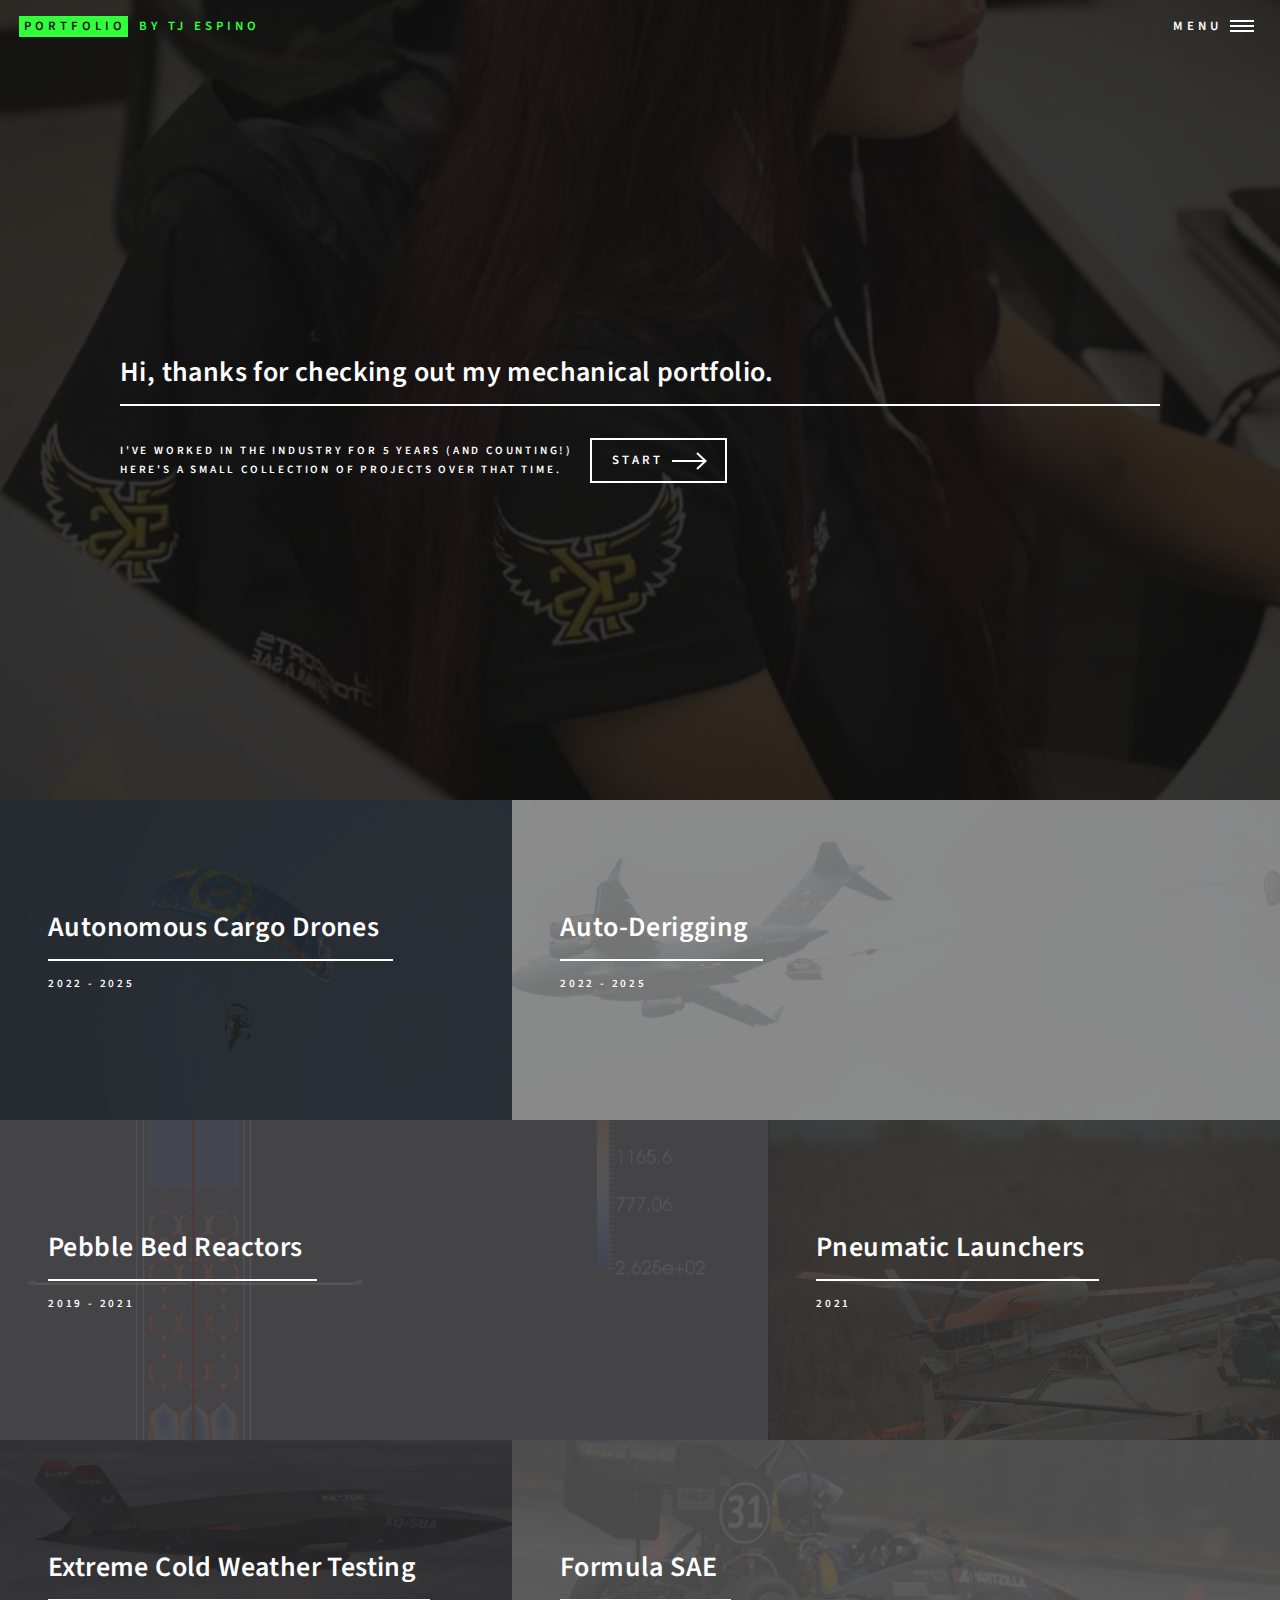
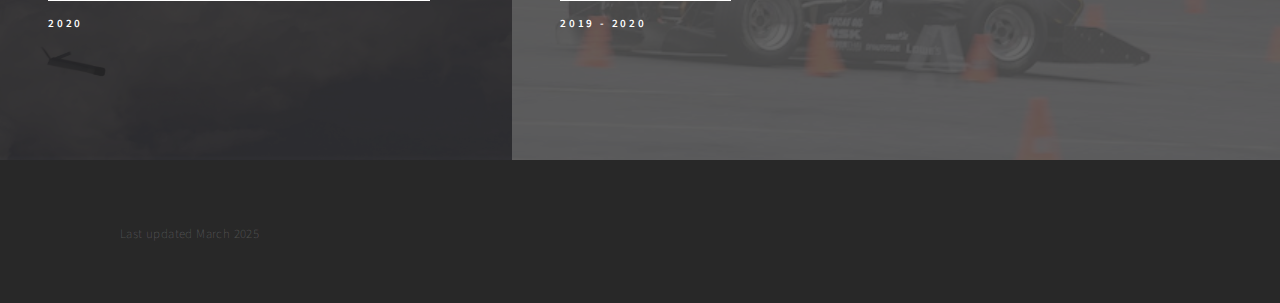
<file: index.html>
<!DOCTYPE HTML>
<!--
	Forty by HTML5 UP
	html5up.net | @ajlkn
	Free for personal and commercial use under the CCA 3.0 license (html5up.net/license)
-->
<html>
	<head>
		<title>Portfolio by TJ</title>
		<meta charset="utf-8" />
		<meta name="viewport" content="width=device-width, initial-scale=1, user-scalable=no" />
		<link rel="stylesheet" href="assets/css/main.css" />
		<noscript><link rel="stylesheet" href="assets/css/noscript.css" /></noscript>
	</head>
	<body class="is-preload">

		<!-- Wrapper -->
			<div id="wrapper">

				<!-- Header -->
					<header id="header" class="alt">
						<a href="index.html" class="logo"><strong>Portfolio</strong> <span>by TJ Espino</span></a>
						<nav>
							<a href="#menu">Menu</a>
						</nav>
					</header>

				<!-- Menu -->
					<nav id="menu">
						<ul class="links">
							<li><a href="index.html">Projects</a></li>
							<li><a href="about.html">About</a></li>
							<li><a href="updresume.pdf">Resume</a></li>
							<!--<li><a href="elements.html">Elements</a></li>-->
						</ul>
						<!--<ul class="actions stacked">
							<li><a href="#" class="button primary fit">Get Started</a></li>
							<li><a href="#" class="button fit">Log In</a></li>
						</ul>-->
					</nav>

				<!-- Banner -->
					<section id="banner" class="major">
						<div class="inner">
							<header class="major">
								<h2>Hi, thanks for checking out my mechanical portfolio.</h2>
							</header>
							<div class="content">
								<p>
									I've worked in the industry for 5 years (and counting!)<br />
									Here's a small collection of projects over that time.
								</p>
								<ul class="actions">
									<li><a href="#one" class="button next scrolly">Start</a></li>
								</ul>
							</div>
						</div>
					</section>

				<!-- Main -->
					<div id="main">

						<!-- One -->
							<section id="one" class="tiles">
								<article>
									<span class="image">
										<img src="images/home_ppg2.jpg" alt="" />
									</span>
									<header class="major">
										<h3><a href="cargo.html" class="link">Autonomous Cargo Drones</a></h3>
										<p>2022 - 2025</p>
									</header>
								</article>
								<article>
									<span class="image">
										<img src="images/home_derigging.png" alt="" />
									</span>
									<header class="major">
										<h3><a href="derigging.html" class="link">Auto-Derigging</a></h3>
										<p>2022 - 2025</p>
									</header>
								</article>
								<!--
								<article>
									<span class="image">
										<img src="images/home_fsae.jpg" alt="" />
									</span>
									<header class="major">
										<h3><a href="magnets.html" class="link">Magnetic Landing Gear</a></h3>
										<p>2023</p>
									</header>
								</article>
								-->
								<article>
									<span class="image">
										<img src="images/home_pbr.png" alt="" />
									</span>
									<header class="major">
										<h3><a href="pbr.html" class="link">Pebble Bed Reactors</a></h3>
										<p>2019 - 2021</p>
									</header>
								</article>
								<article>
									<span class="image">
										<img src="images/home_rail.jfif" alt="" />
									</span>
									<header class="major">
										<h3><a href="launchers.html" class="link">Pneumatic Launchers</a></h3>
										<p>2021</p>
									</header>
								</article>
								<article>
									<span class="image">
										<img src="images/home_weather.png" alt="" />
									</span>
									<header class="major">
										<h3><a href="weather.html" class="link">Extreme Cold Weather Testing</a></h3>
										<p>2020</p>
									</header>
								</article>
								<article>
									<span class="image">
										<img src="images/home_fsae.jpg" alt="" />
									</span>
									<header class="major">
										<h3><a href="fsae.html" class="link">Formula SAE</a></h3>
										<p>2019 - 2020</p>
									</header>
								</article>
							</section>

						<!-- Two -->
							<!--<section id="two">
								<div class="inner">
									<header class="major">
										<h2>Massa libero</h2>
									</header>
									<p>Nullam et orci eu lorem consequat tincidunt vivamus et sagittis libero. Mauris aliquet magna magna sed nunc rhoncus pharetra. Pellentesque condimentum sem. In efficitur ligula tate urna. Maecenas laoreet massa vel lacinia pellentesque lorem ipsum dolor. Nullam et orci eu lorem consequat tincidunt. Vivamus et sagittis libero. Mauris aliquet magna magna sed nunc rhoncus amet pharetra et feugiat tempus.</p>
									<ul class="actions">
										<li><a href="landing.html" class="button next">Get Started</a></li>
									</ul>
								</div>
							</section>

					</div>

				Contact -->
				<!--
					<section id="contact">
						<div class="inner">
							<section>
								<form method="post" action="#">
									<div class="fields">
										<div class="field half">
											<label for="name">Name</label>
											<input type="text" name="name" id="name" />
										</div>
										<div class="field half">
											<label for="email">Email</label>
											<input type="text" name="email" id="email" />
										</div>
										<div class="field">
											<label for="message">Message</label>
											<textarea name="message" id="message" rows="6"></textarea>
										</div>
									</div>
									<ul class="actions">
										<li><input type="submit" value="Send Message" class="primary" /></li>
										<li><input type="reset" value="Clear" /></li>
									</ul>
								</form>
							</section>
							<section class="split">
								<section>
									<div class="contact-method">
										<span class="icon solid alt fa-envelope"></span>
										<h3>Email</h3>
										<a href="#">information@untitled.tld</a>
									</div>
								</section>
								<section>
									<div class="contact-method">
										<span class="icon solid alt fa-phone"></span>
										<h3>Phone</h3>
										<span>(000) 000-0000 x12387</span>
									</div>
								</section>
								<section>
									<div class="contact-method">
										<span class="icon solid alt fa-home"></span>
										<h3>Address</h3>
										<span>1234 Somewhere Road #5432<br />
										Nashville, TN 00000<br />
										United States of America</span>
									</div>
								</section>
							</section>
						</div>
					</section> 
				-->

				<!-- Footer -->
					<footer id="footer">
						<div class="inner">
							<ul class="copyright">
								<li>Last updated March 2025</li>
							</ul>
						</div>
					</footer>

			</div>

		<!-- Scripts -->
			<script src="assets/js/jquery.min.js"></script>
			<script src="assets/js/jquery.scrolly.min.js"></script>
			<script src="assets/js/jquery.scrollex.min.js"></script>
			<script src="assets/js/browser.min.js"></script>
			<script src="assets/js/breakpoints.min.js"></script>
			<script src="assets/js/util.js"></script>
			<script src="assets/js/main.js"></script>

	</body>

</html>
</file>
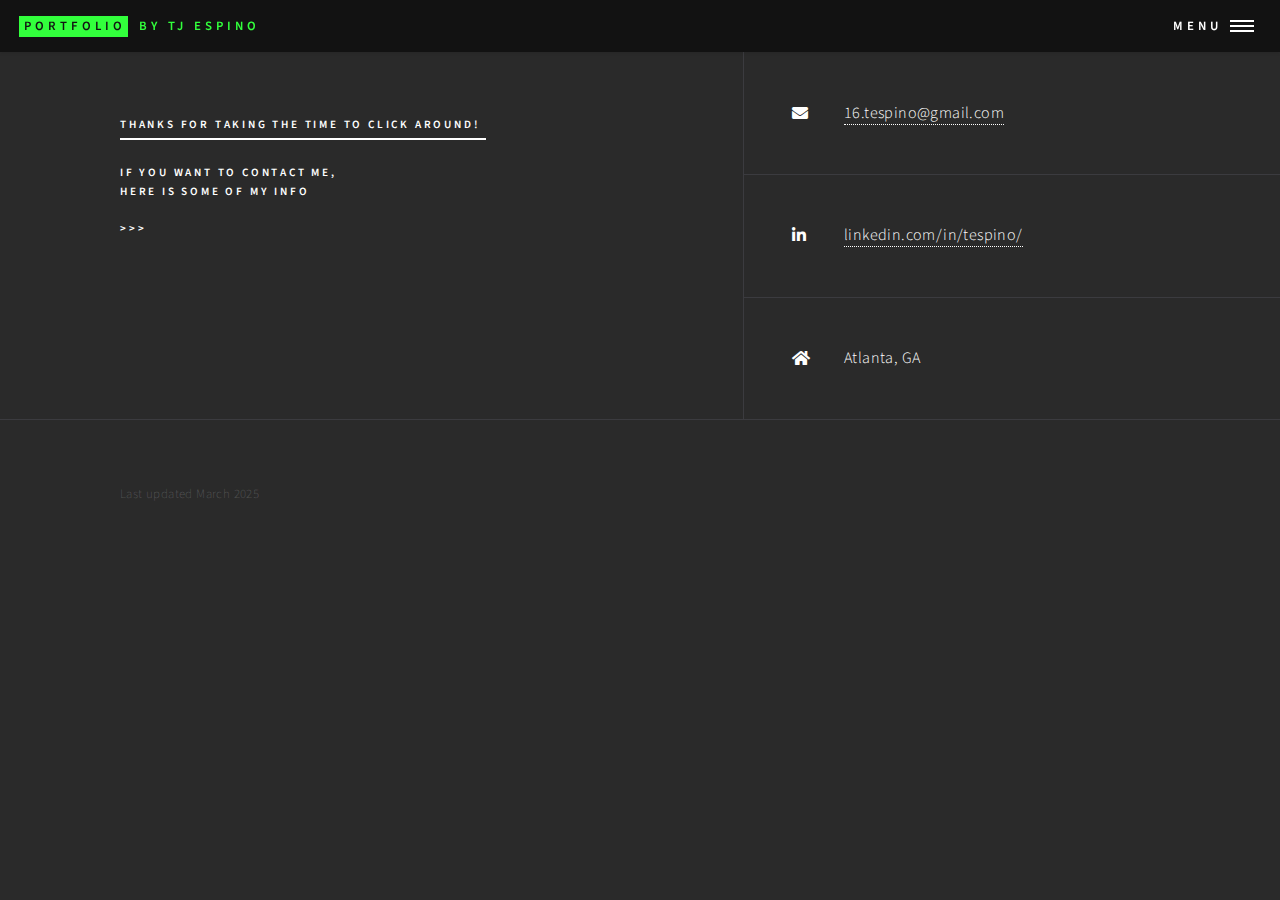
<file: about.html>
<!DOCTYPE HTML>
<!--
	thank you HTML5 UP :)
-->
<html>
	<head>
		<title>About - Portfolio by TJ</title>
		<meta charset="utf-8" />
		<meta name="viewport" content="width=device-width, initial-scale=1, user-scalable=no" />
		<link rel="stylesheet" href="assets/css/main.css" />
		<noscript><link rel="stylesheet" href="assets/css/noscript.css" /></noscript>
	</head>
	<body class="is-preload">

		<!-- Wrapper -->
			<div id="wrapper">

				<!-- Header -->
					<header id="header">
						<a href="index.html" class="logo"><strong>Portfolio</strong> <span>by TJ Espino</span></a>
						<nav>
							<a href="#menu">Menu</a>
						</nav>
					</header>

				<!-- Menu -->
					<nav id="menu">
						<ul class="links">
							<li><a href="index.html">Projects</a></li>
							<li><a href="about.html">About</a></li>
							<li><a href="updresume.pdf">Resume</a></li>
						</ul>
					</nav>

				<!-- Contact -->
					<section id="contact">
						<div class="inner">
							<section>
								<header class="major">
									<p>
										Thanks for taking the time to click around!
									</p>
									<p>
										<br/>
										If you want to contact me,
										<br/>
										here is some of my info
										<br/>
										<br/>
										>>>
										<br/>
									</p>
									<!--
									<p>
										<br/>
										Alternatively,
										<br/><br/>
										If you want to see something outside of 
										<br/>
										breaking and redesigning parts,
										<br/>
										this page is good for scrolling.
									</p>
									-->
								</header>
								<div class="field half">
									
									
								</div>
							</section>
							<section class="split">
								<section>
									<div class="contact-method">
										<span class="icon solid fa-envelope"></span>
										<a href="mailto:16.tespino@gmail.com">16.tespino@gmail.com</a>
									</div>
								</section>
								<section>
									<div class="contact-method">
										<span class="icon brands fa-linkedin-in"></span>
										<span><a href="https://linkedin.com/in/tespino/">linkedin.com/in/tespino/</a></span>
									</div>
								</section>
								<section>
									<div class="contact-method">
										<span class="icon solid fa-home"></span>
										<span>Atlanta, GA</span>
									</div>
								</section>
							</section>
						</div>
					</section>

				<!-- Main -->
<!--
				<div id="main" class="alt">
-->
					<!-- Content -->
<!--
					<div class="inner">
						<h2 id="content">images incoming</h2>
						<span class="image fit"><img src="images/home_fsae.jpg" alt="" /></span>
						<div class="row">
							<div class="col-6 col-12-small">
								<span class="image fit"><img src="images/home_fsae.jpg" alt="" /></span>
							</div>
							<div class="col-6 col-12-small">
								<span class="image fit"><img src="images/home_fsae.jpg" alt="" /></span>
							</div>
-->
							<!-- Break -->
<!--
							<div class="col-4 col-12-medium">
								<span class="image fit"><img src="images/home_fsae.jpg" alt="" /></span>
							</div>
							<div class="col-4 col-12-medium">
								<span class="image fit"><img src="images/home_fsae.jpg" alt="" /></span>
							</div>
							<div class="col-4 col-12-medium">
								<span class="image fit"><img src="images/home_fsae.jpg" alt="" /></span>
							</div>
						</div>
					</div>
				</div>
-->
				<!-- Footer -->
					<footer id="footer">
						<div class="inner">
							<ul class="copyright">
								<li>Last updated March 2025</li>
							</ul>
						</div>
					</footer>

			</div>

		<!-- Scripts -->
			<script src="assets/js/jquery.min.js"></script>
			<script src="assets/js/jquery.scrolly.min.js"></script>
			<script src="assets/js/jquery.scrollex.min.js"></script>
			<script src="assets/js/browser.min.js"></script>
			<script src="assets/js/breakpoints.min.js"></script>
			<script src="assets/js/util.js"></script>
			<script src="assets/js/main.js"></script>

	</body>

</html>
</file>
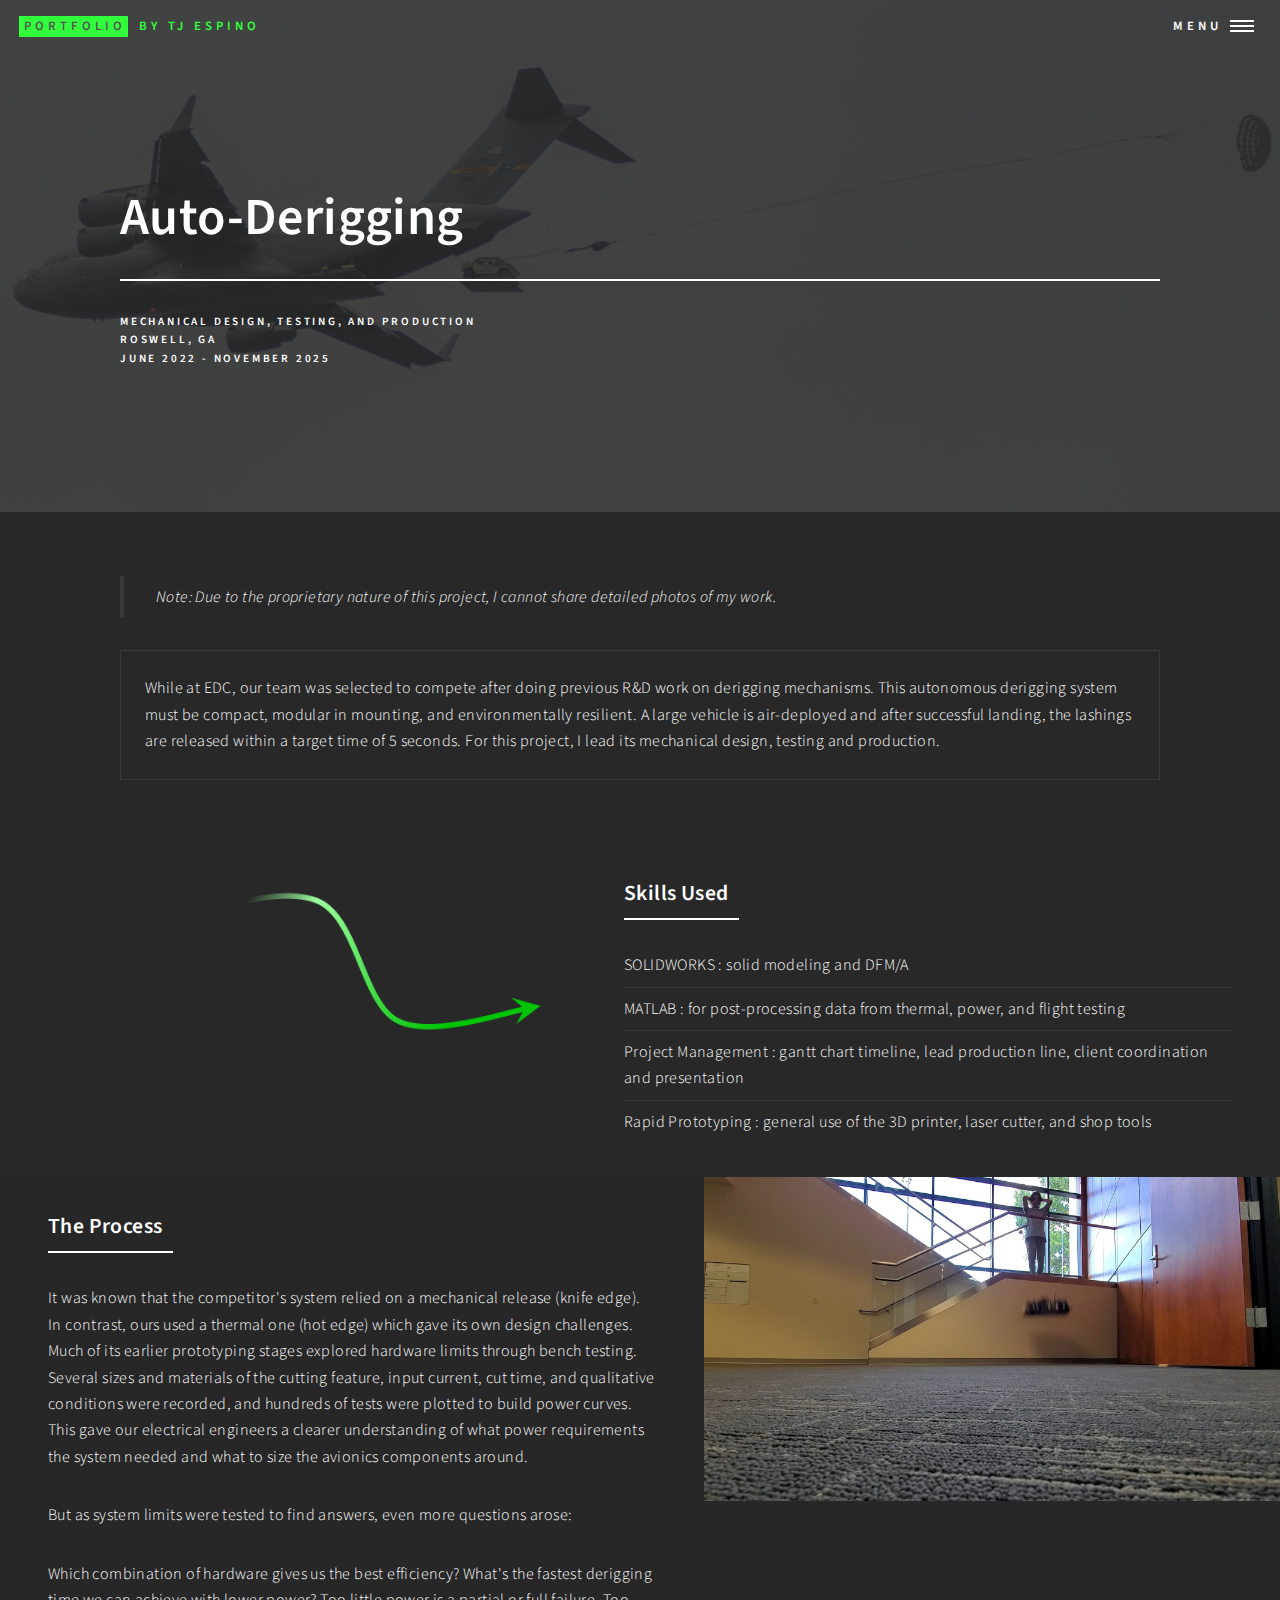
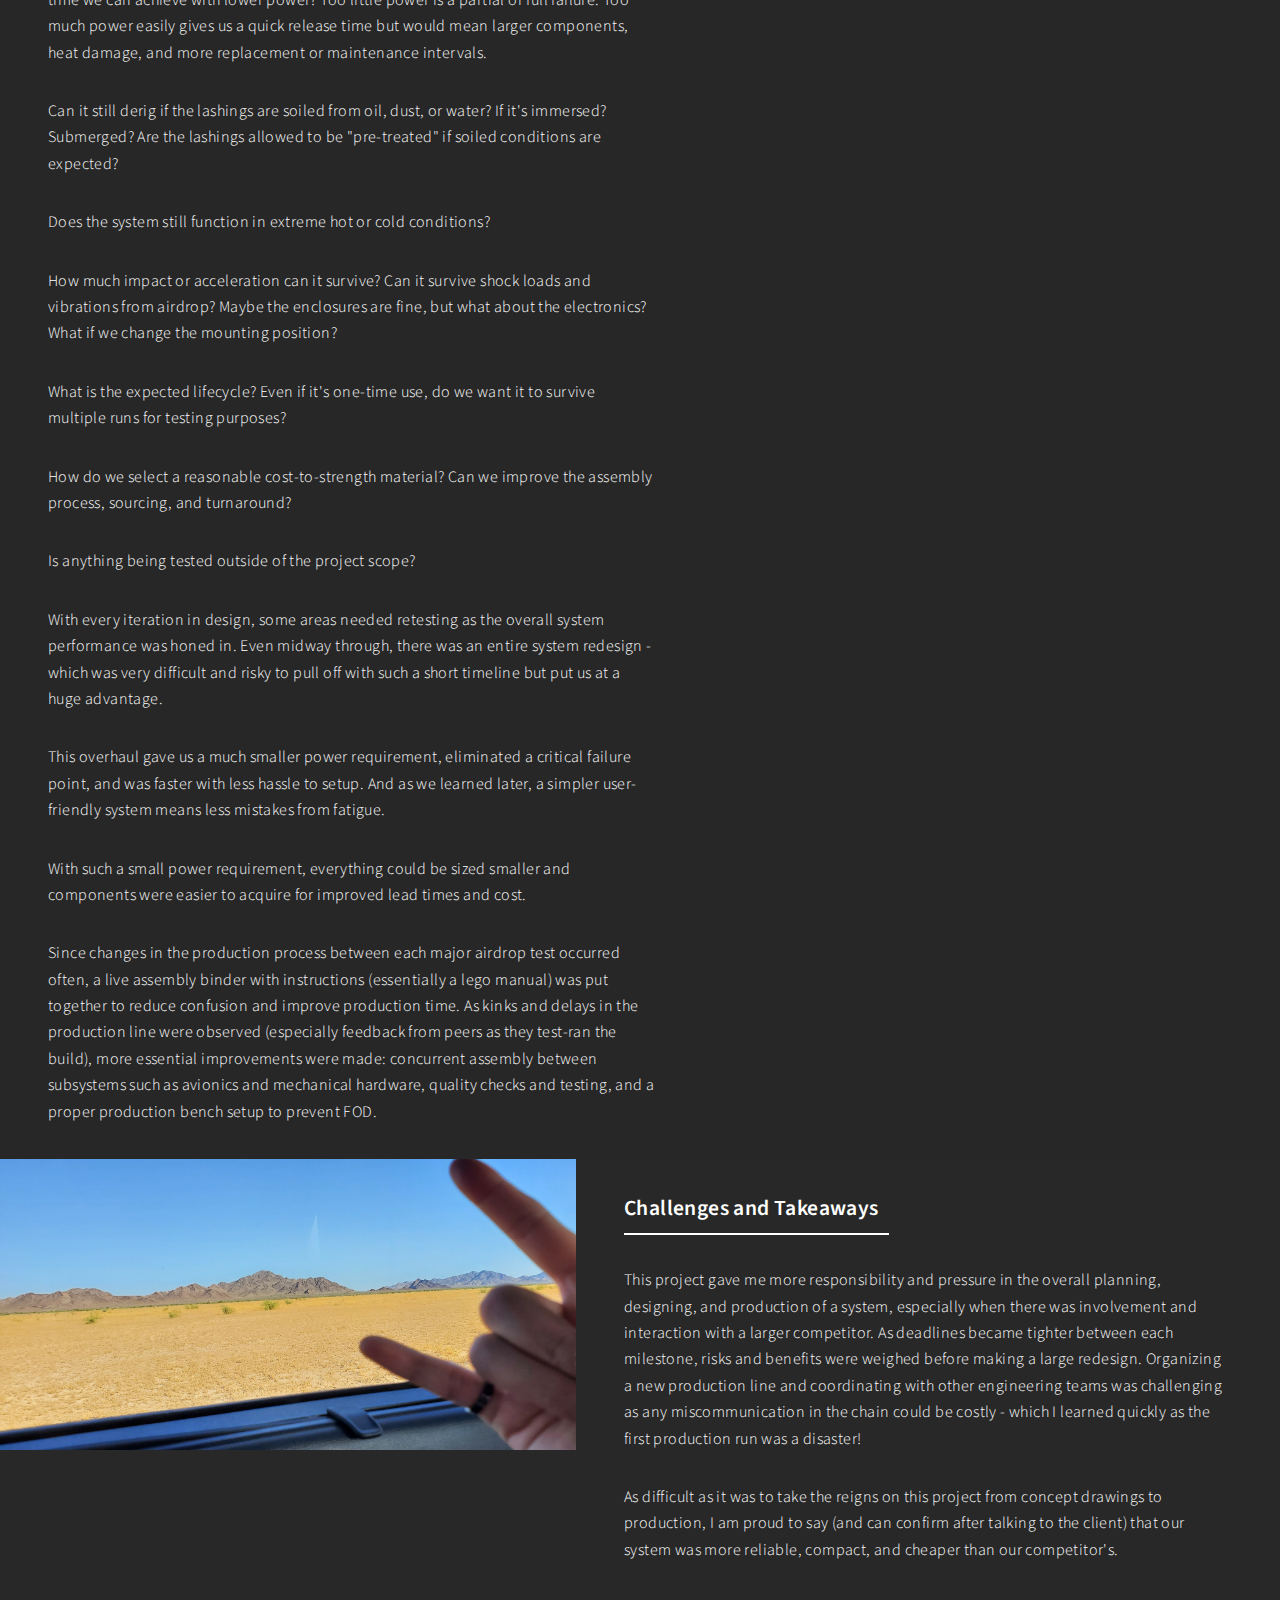
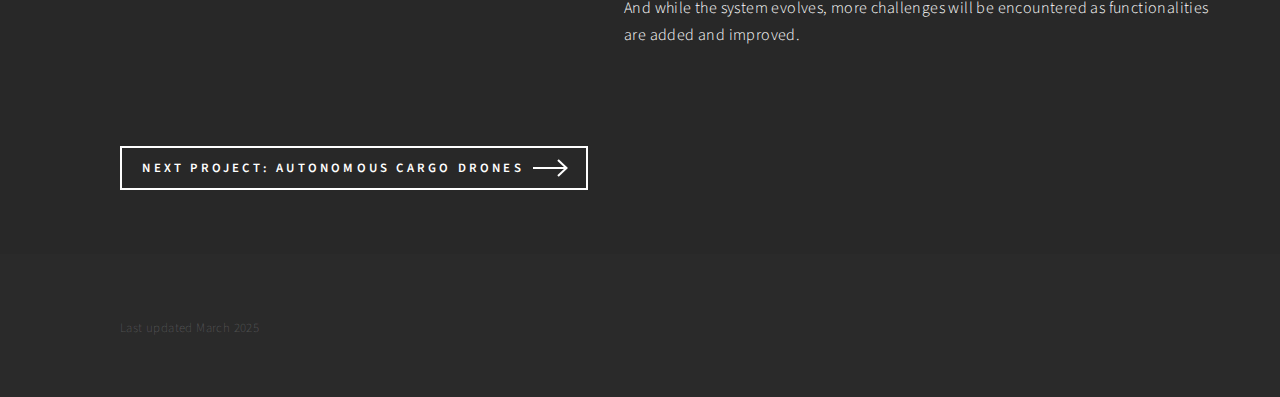
<file: derigging.html>
<!DOCTYPE HTML>

<html>
	<head>
		<title>Autonomous Derigging - Portfolio by TJ</title>
		<meta charset="utf-8" />
		<meta name="viewport" content="width=device-width, initial-scale=1, user-scalable=no" />
		<link rel="stylesheet" href="assets/css/main.css" />
		<noscript><link rel="stylesheet" href="assets/css/noscript.css" /></noscript>
	</head>
	<body class="is-preload">

		<!-- Wrapper -->
			<div id="wrapper">

				<!-- Header -->
				<!-- Note: The "styleN" class below should match that of the banner element. -->
					<header id="header" class="alt style2">
						<a href="index.html" class="logo"><strong>Portfolio</strong> <span>by TJ Espino</span></a>
						<nav>
							<a href="#menu">Menu</a>
						</nav>
					</header>

				<!-- Menu -->
					<nav id="menu">
						<ul class="links">
							<li><a href="index.html">Projects</a></li>
							<li><a href="about.html">About</a></li>
							<li><a href="updresume.pdf">Resume</a></li>
						</ul>
					</nav>

				<!-- Banner -->
				<!-- Note: The "styleN" class below should match that of the header element. -->
					<section id="banner" class="style2">
						<div class="inner">
							<span class="image">
								<img src="images/home_derigging.png" alt="" />
							</span>
							<header class="major">
								<h1>Auto-Derigging</h1>
							</header>
							<div class="content">
								<p>
									Mechanical Design, Testing, and Production<br />
									Roswell, GA<br />
									June 2022 - November 2025<br />
								</p>
							</div>
						</div>
					</section>

				<!-- Main -->
					<div id="main">

						<!-- Project Desc -->
							<section id="project desc">
								<div class="inner">
									<blockquote>Note: Due to the proprietary nature of this project, I cannot share detailed photos of my work.</blockquote>
									
										<div class="box">
											<p>
												While at EDC, our team was selected to compete after doing previous R&D work on derigging mechanisms.
												This autonomous derigging system must be compact, modular in mounting, and environmentally resilient.
												A large vehicle is air-deployed and after successful landing, the lashings are released within a target time of 5 seconds.
												For this project, I lead its mechanical design, testing and production.
											</p>
										</div>
								</div>
							</section>

						<!-- Project Detail -->
							<section id="project detail" class="spotlights">
								<section>
									<a class="image">
										<img src="images/left fill.png" alt="" data-position="center center" />
									</a>
									<div class="content">
										<div class="inner">
											<header class="major">
												<h3>Skills Used</h3>
											</header>
											<p>
												<ul class="alt">
													<li>SOLIDWORKS : solid modeling and DFM/A</li>
													<li>MATLAB : for post-processing data from thermal, power, and flight testing</li>
													<li>Project Management : gantt chart timeline, lead production line, client coordination and presentation</li>
													<li>Rapid Prototyping : general use of the 3D printer, laser cutter, and shop tools</li>
												</ul>
											</p>
										</div>
									</div>
								</section>
								<section>
									<a class="image">
										<img src="images/stairdrop.jpg" alt="" data-position="top center" />
									</a>
									<div class="content">
										<div class="inner">
											<header class="major">
												<h3>The Process</h3>
											</header>
											<p>
												It was known that the competitor's system relied on a mechanical release (knife edge). 
												In contrast, ours used a thermal one (hot edge) which gave its own design challenges. 
												Much of its earlier prototyping stages explored hardware limits through bench testing.
												Several sizes and materials of the cutting feature, input current, cut time, and qualitative conditions were recorded, and hundreds of tests were plotted to build power curves.
												This gave our electrical engineers a clearer understanding of what power requirements the system needed and what to size the avionics components around.
											</p>
											<p>
												But as system limits were tested to find answers, even more questions arose:
											</p>
											<p>
												Which combination of hardware gives us the best efficiency? What's the fastest derigging time we can achieve with lower power?
												Too little power is a partial or full failure. Too much power easily gives us a quick release time but would mean larger components, heat damage, and more replacement or maintenance intervals.
											</p>
											<p>
												Can it still derig if the lashings are soiled from oil, dust, or water? If it's immersed? Submerged?
												Are the lashings allowed to be "pre-treated" if soiled conditions are expected?
											</p>
											<p>
												Does the system still function in extreme hot or cold conditions?
											</p>
											<p>
												How much impact or acceleration can it survive? Can it survive shock loads and vibrations from airdrop?
												Maybe the enclosures are fine, but what about the electronics?
												What if we change the mounting position?
											</p>
											<p>
												What is the expected lifecycle?
												Even if it's one-time use, do we want it to survive multiple runs for testing purposes?
											</p>
											<p>
												How do we select a reasonable cost-to-strength material?
												Can we improve the assembly process, sourcing, and turnaround?
											</p>
											<p>
												Is anything being tested outside of the project scope?
											</p>
											<p>
												With every iteration in design, some areas needed retesting as the overall system performance was honed in.
												Even midway through, there was an entire system redesign -
												which was very difficult and risky to pull off with such a short timeline but put us at a huge advantage.
											</p>
											<p>
												This overhaul gave us a much smaller power requirement, eliminated a critical failure point, and was faster with less hassle to setup.
												And as we learned later, a simpler user-friendly system means less mistakes from fatigue.
											</p>
											<p>
												With such a small power requirement, everything could be sized smaller and components were easier to acquire for improved lead times and cost.
											</p>
											<p>
												Since changes in the production process between each major airdrop test occurred often, a live assembly binder with instructions (essentially a lego manual)
												was put together to reduce confusion and improve production time. As kinks and delays in the production line were observed 
												(especially feedback from peers as they test-ran the build), more essential improvements were made: 
												concurrent assembly between subsystems such as avionics and mechanical hardware, quality checks and testing, and a proper production bench setup to prevent FOD.
											</p>
										</div>
									</div>
								</section>
								<section>
									<a class="image">
										<img src="images/airdrop desert.jpg" alt="" data-position="25% 25%" />
									</a>
									<div class="content">
										<div class="inner">
											<header class="major">
												<h3>Challenges and Takeaways</h3>
											</header>
											<p>
												This project gave me more responsibility and pressure in the overall planning, designing, and production of a system,
												especially when there was involvement and interaction with a larger competitor. As deadlines became tighter between each milestone, 
												risks and benefits were weighed before making a large redesign. Organizing a new production line and coordinating with other engineering teams
												was challenging as any miscommunication in the chain could be costly - which I learned quickly as the first production run was a disaster!
											</p>
											<p>
												As difficult as it was to take the reigns on this project from concept drawings to production, I am proud to say (and can confirm after talking to the client)
												that our system was more reliable, compact, and cheaper than our competitor's.
											</p>
											<p>
												And while the system evolves, more challenges will be encountered as functionalities are added and improved.
											</p>
										</div>
									</div>
								</section>
							</section>

						<!-- Next Project -->
							<section id="next project">
								<div class="inner">
									<ul class="actions">
										<li><a href="cargo.html" class="button next">Next Project: Autonomous Cargo Drones</a></li>
									</ul>
								</div>
							</section>
					</div>

				<!-- Footer -->
					<footer id="footer">
						<div class="inner">
							<ul class="copyright">
								<li>Last updated March 2025</li>
							</ul>
						</div>
					</footer>

			</div>

		<!-- Scripts -->
			<script src="assets/js/jquery.min.js"></script>
			<script src="assets/js/jquery.scrolly.min.js"></script>
			<script src="assets/js/jquery.scrollex.min.js"></script>
			<script src="assets/js/browser.min.js"></script>
			<script src="assets/js/breakpoints.min.js"></script>
			<script src="assets/js/util.js"></script>
			<script src="assets/js/main.js"></script>

	</body>
</html>
</file>
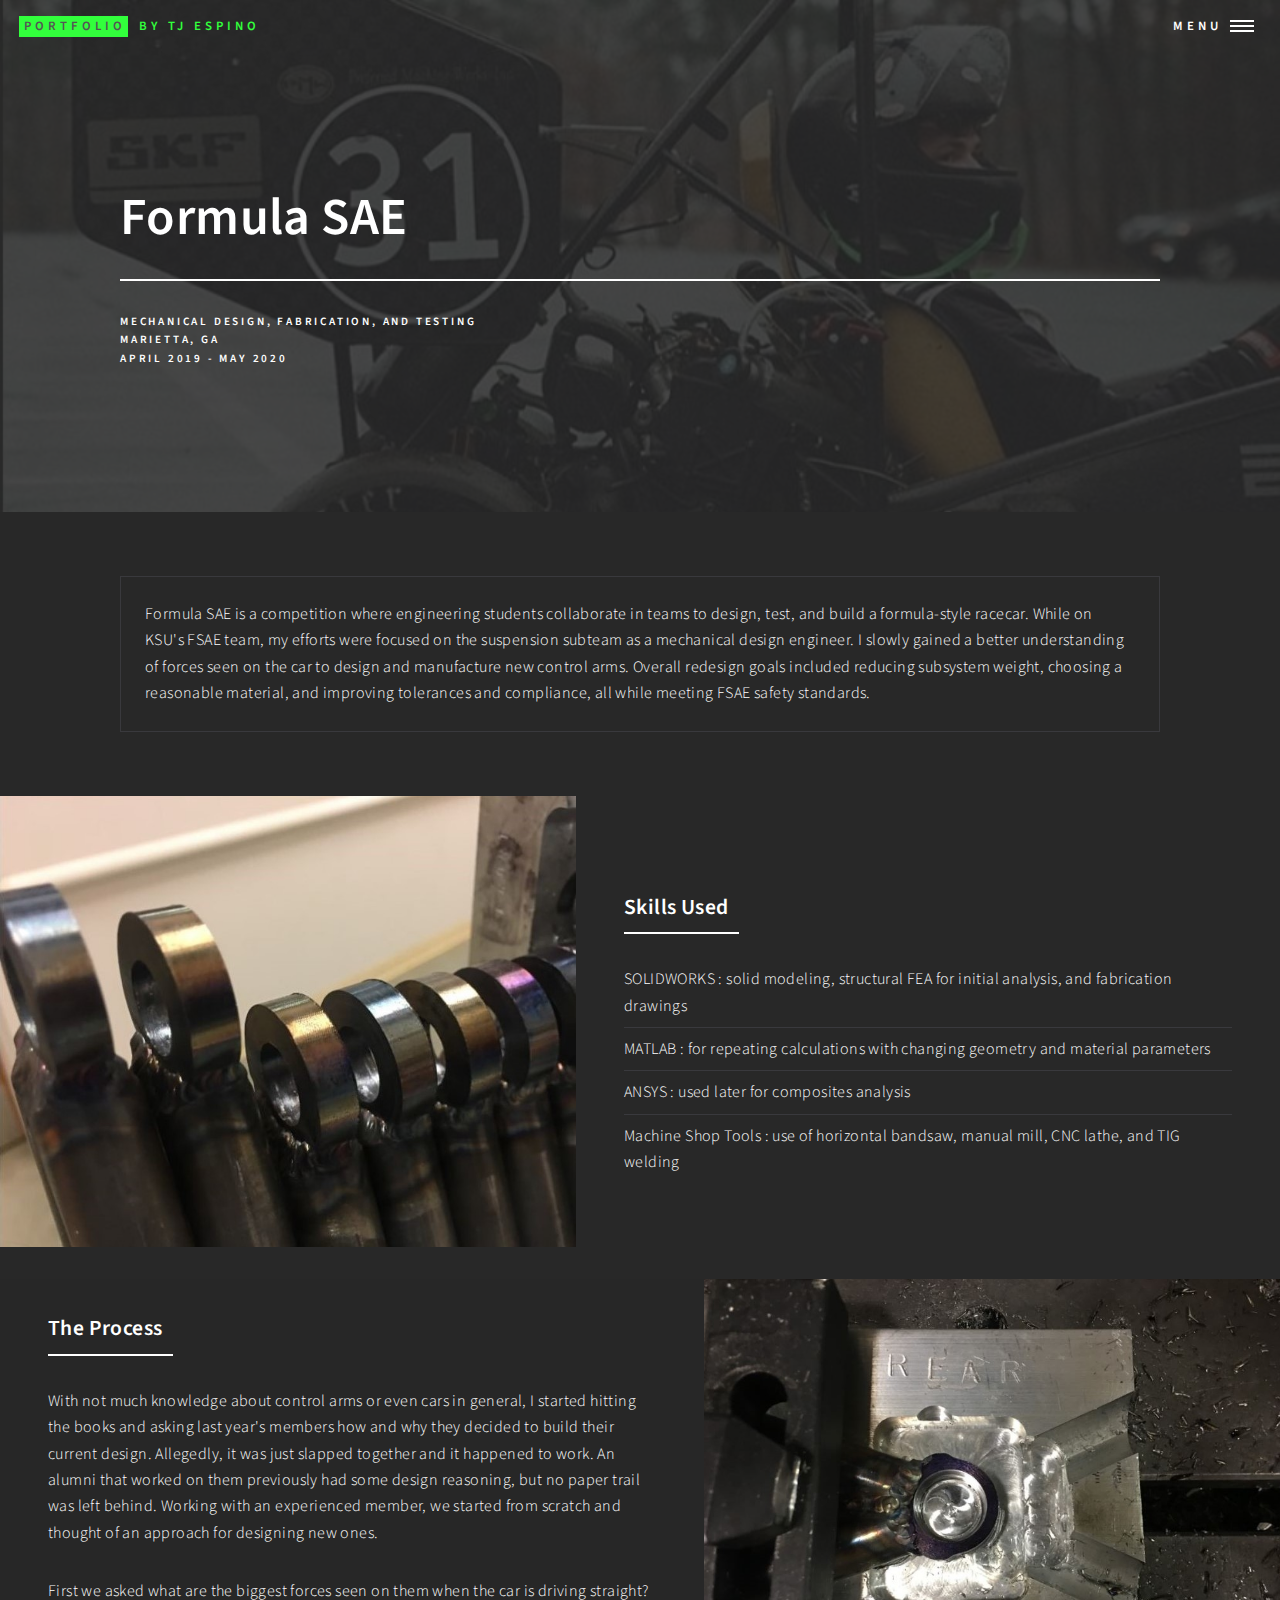
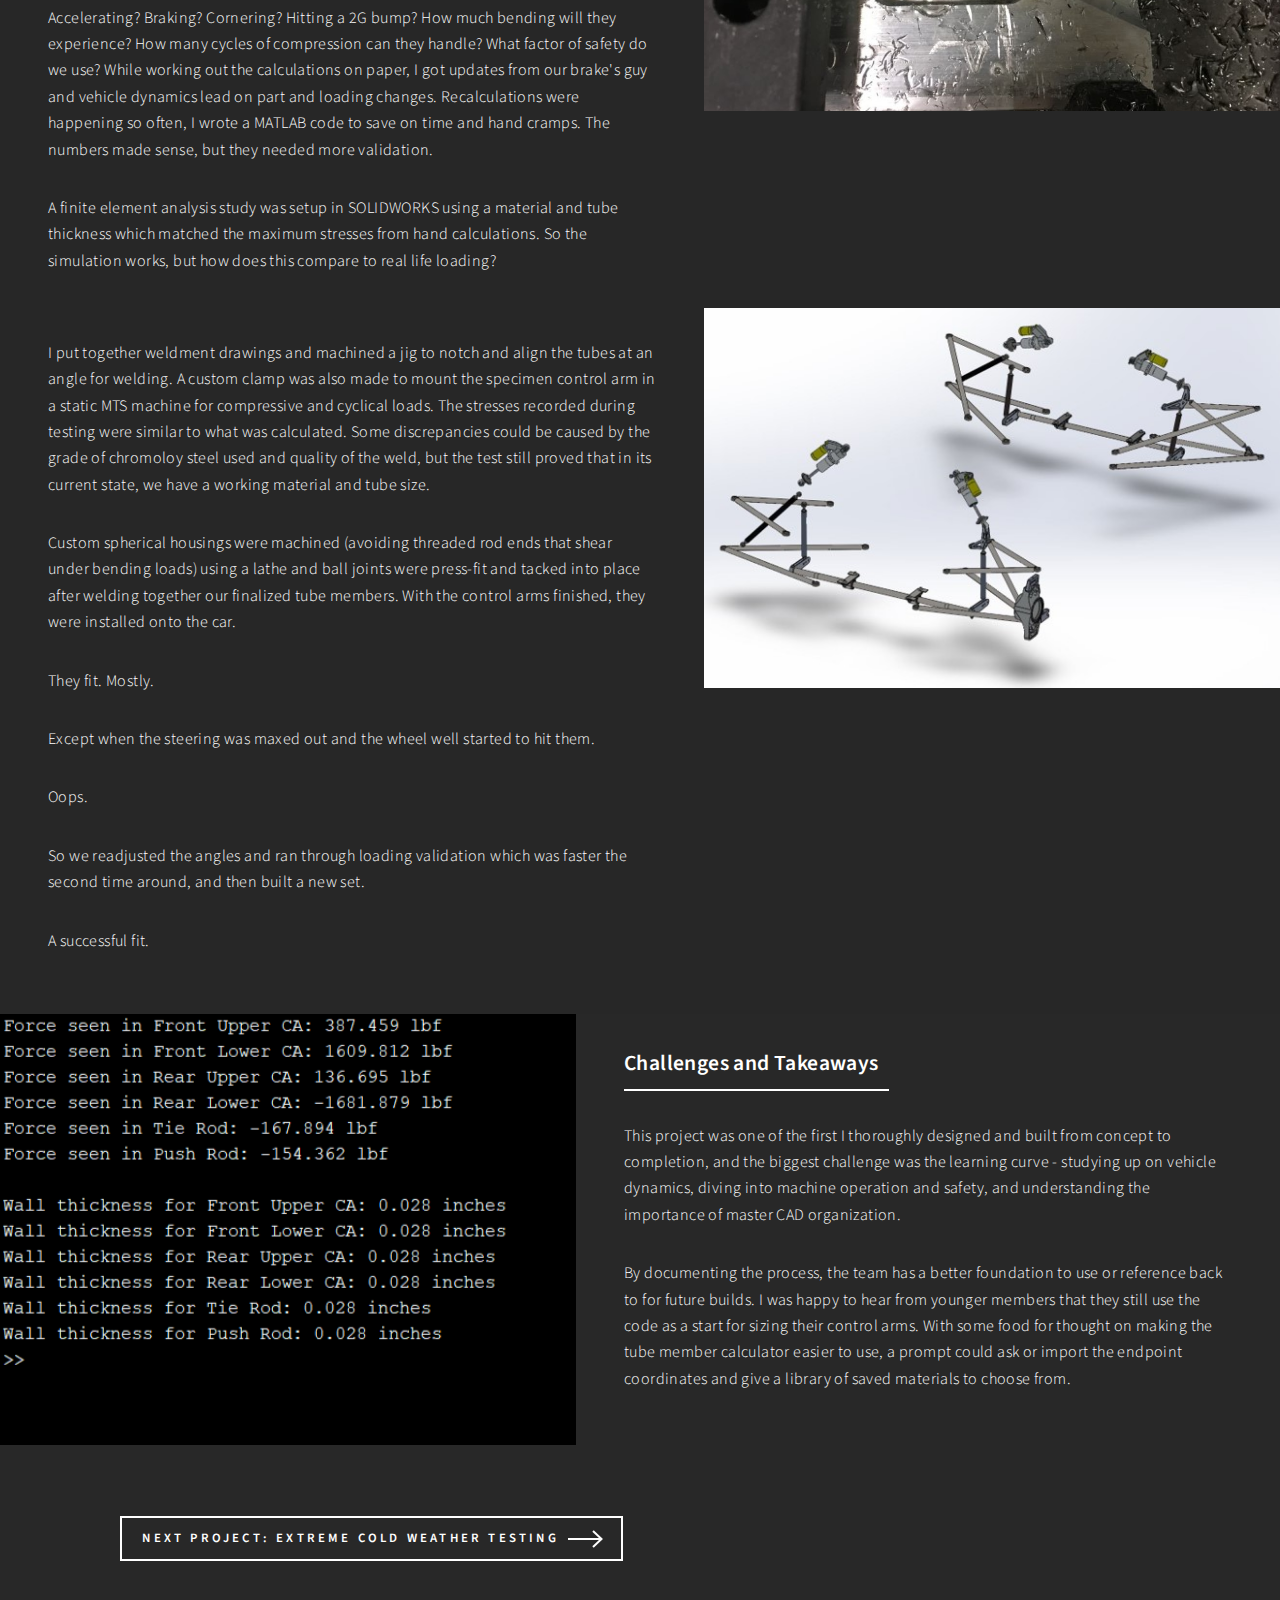
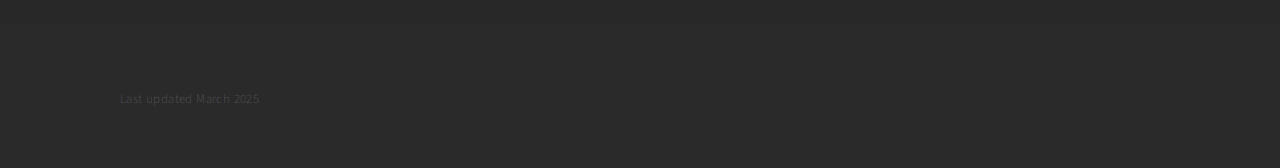
<file: fsae.html>
<!DOCTYPE HTML>

<html>
	<head>
		<title>FSAE - Portfolio by TJ</title>
		<meta charset="utf-8" />
		<meta name="viewport" content="width=device-width, initial-scale=1, user-scalable=no" />
		<link rel="stylesheet" href="assets/css/main.css" />
		<noscript><link rel="stylesheet" href="assets/css/noscript.css" /></noscript>
	</head>
	<body class="is-preload">

		<!-- Wrapper -->
			<div id="wrapper">

				<!-- Header -->
				<!-- Note: The "styleN" class below should match that of the banner element. -->
					<header id="header" class="alt style2">
						<a href="index.html" class="logo"><strong>Portfolio</strong> <span>by TJ Espino</span></a>
						<nav>
							<a href="#menu">Menu</a>
						</nav>
					</header>

				<!-- Menu -->
					<nav id="menu">
						<ul class="links">
							<li><a href="index.html">Projects</a></li>
							<li><a href="about.html">About</a></li>
							<li><a href="updresume.pdf">Resume</a></li>
						</ul>
					</nav>

				<!-- Banner -->
				<!-- Note: The "styleN" class below should match that of the header element. -->
					<section id="banner" class="style2">
						<div class="inner">
							<span class="image">
								<img src="images/banner_fsae_edit.jfif" alt="" />
							</span>
							<header class="major">
								<h1>Formula SAE</h1>
							</header>
							<div class="content">
								<p>
									Mechanical Design, Fabrication, and Testing<br />
									Marietta, GA<br />
									April 2019 - May 2020<br />
								</p>
							</div>
						</div>
					</section>

				<!-- Main -->
					<div id="main">

						<!-- Project Desc -->
							<section id="project desc">
								<div class="inner">
									
										<div class="box">
											<p>Formula SAE is a competition where engineering students collaborate in teams to design, test, and build a formula-style racecar. 
												While on KSU's FSAE team, my efforts were focused on the suspension subteam as a mechanical design engineer. 
												I slowly gained a better understanding of forces seen on the car to design and manufacture new control arms.
												Overall redesign goals included reducing subsystem weight, choosing a reasonable material, and improving tolerances and compliance, 
												all while meeting FSAE safety standards.
											</p>
										</div>
								</div>
							</section>

						<!-- Project Detail -->
							<section id="project detail" class="spotlights">
								<section>
									<a class="image fit">
										<img src="images/CAs.jfif" alt="" data-position="center center" />
									</a>
									<div class="content">
										<div class="inner">
											<header class="major">
												<h3>Skills Used</h3>
											</header>
											<p>
												<ul class="alt">
													<li>SOLIDWORKS : solid modeling, structural FEA for initial analysis, and fabrication drawings</li>
													<li>MATLAB : for repeating calculations with changing geometry and material parameters</li>
													<li>ANSYS : used later for composites analysis</li>
													<li>Machine Shop Tools : use of horizontal bandsaw, manual mill, CNC lathe, and TIG welding</li>
												</ul>
											</p>
										</div>
									</div>
								</section>
								<section>
									<a class="image">
										<img src="images/CA_jig_cropped.jpg" alt="" data-position="top center" />
									</a>
									<div class="content">
										<div class="inner">
											<header class="major">
												<h3>The Process</h3>
											</header>
											<p>
												With not much knowledge about control arms or even cars in general, 
												I started hitting the books and asking last year's members how and why they decided to build their current design. 
												Allegedly, it was just slapped together and it happened to work. 
												An alumni that worked on them previously had some design reasoning, but no paper trail was left behind. 
												Working with an experienced member, we started from scratch and thought of an approach for designing new ones.
											</p>
											<p>
												First we asked what are the biggest forces seen on them when the car is driving straight? 
												Accelerating? Braking? Cornering? Hitting a 2G bump? How much bending will they experience? 
												How many cycles of compression can they handle? What factor of safety do we use? 
												While working out the calculations on paper, I got updates from our brake's guy and vehicle dynamics lead on part and loading changes. 
												Recalculations were happening so often, I wrote a MATLAB code to save on time and hand cramps. 
												The numbers made sense, but they needed more validation.
											</p>
											<p>
												A finite element analysis study was setup in SOLIDWORKS using a material and tube thickness which matched the maximum stresses from hand calculations. 
												So the simulation works, but how does this compare to real life loading?
											</p>
										</div>
									</div>
								</section>
								<section>
									<!--stagger-->
								</section>
								<section>
									<a class="image">
										<img src="images/CA_assy.jpg" alt="" data-position="top center" />
									</a>
									<div class="content">
										<div class="inner">
											<p>
												I put together weldment drawings and machined a jig to notch and align the tubes at an angle for welding. 
												A custom clamp was also made to mount the specimen control arm in a static MTS machine for compressive and cyclical loads. 
												The stresses recorded during testing were similar to what was calculated. 
												Some discrepancies could be caused by the grade of chromoloy steel used and quality of the weld, 
												but the test still proved that in its current state, we have a working material and tube size.
											</p>
											<p>
												Custom spherical housings were machined (avoiding threaded rod ends that shear under bending loads) 
												using a lathe and ball joints were press-fit and tacked into place after welding together our finalized tube members. 
												With the control arms finished, they were installed onto the car.
											</p>
											<p>
												They fit. Mostly.
											</p>
											<p>
												Except when the steering was maxed out and the wheel well started to hit them.
											</p>
											<p>
												Oops.
											</p>
											<p>
												So we readjusted the angles and ran through loading validation which was faster the second time around, 
												and then built a new set.
											</p>
											<p>
												A successful fit.
												
												<br />
												<br />
											</p>
										</div>
									</div>
								</section>
								<section>
									<a class="image">
										<img src="images/CA_matlab_calcs_cropped.png" alt="" data-position="25% 25%" />
									</a>
									<div class="content">
										<div class="inner">
											<header class="major">
												<h3>Challenges and Takeaways</h3>
											</header>
											<p>
												This project was one of the first I thoroughly designed and built from concept to completion, 
												and the biggest challenge was the learning curve -
												studying up on vehicle dynamics, diving into machine operation and safety, and understanding 
												the importance of master CAD organization.
											</p>
											<p>
												By documenting the process, the team has a better foundation to use or reference back to for future builds. 
												I was happy to hear from younger members that they still use the code as a start for sizing their control arms. 
												With some food for thought on making the tube member calculator easier to use, 
												a prompt could ask or import the endpoint coordinates and give a library of saved materials to choose from.
												<br />
												<br />
											</p>
										</div>
									</div>
								</section>
							</section>

						<!-- Next Project -->
							<section id="next project">
								<div class="inner">
									<!-- <header class="major">
										<h2>	</h2>
									</header> -->
									<ul class="actions">
										<li><a href="weather.html" class="button next">Next Project: Extreme Cold Weather Testing</a></li>
									</ul>
								</div>
							</section>
					</div>

				<!-- Footer -->
					<footer id="footer">
						<div class="inner">
							<ul class="copyright">
								<li>Last updated March 2025</li>
							</ul>
						</div>
					</footer>

			</div>

		<!-- Scripts -->
			<script src="assets/js/jquery.min.js"></script>
			<script src="assets/js/jquery.scrolly.min.js"></script>
			<script src="assets/js/jquery.scrollex.min.js"></script>
			<script src="assets/js/browser.min.js"></script>
			<script src="assets/js/breakpoints.min.js"></script>
			<script src="assets/js/util.js"></script>
			<script src="assets/js/main.js"></script>

	</body>
</html>
</file>
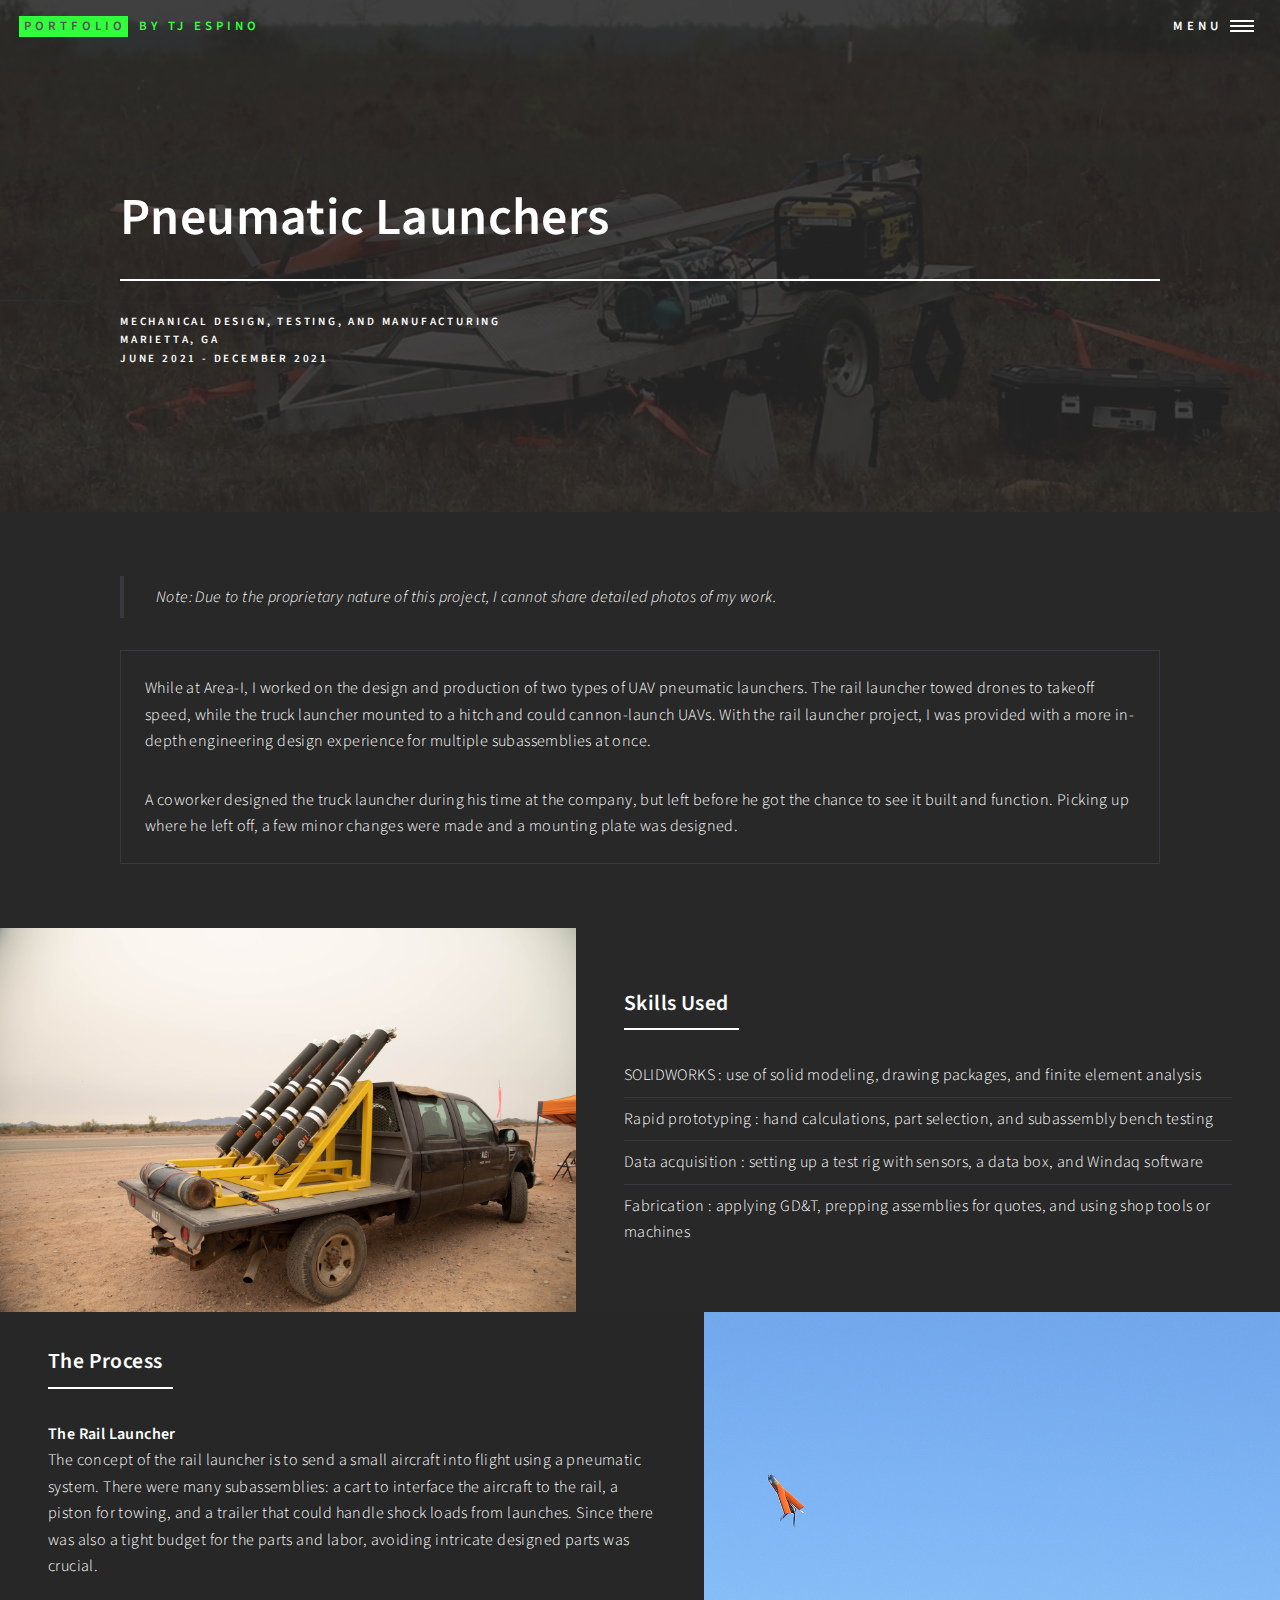
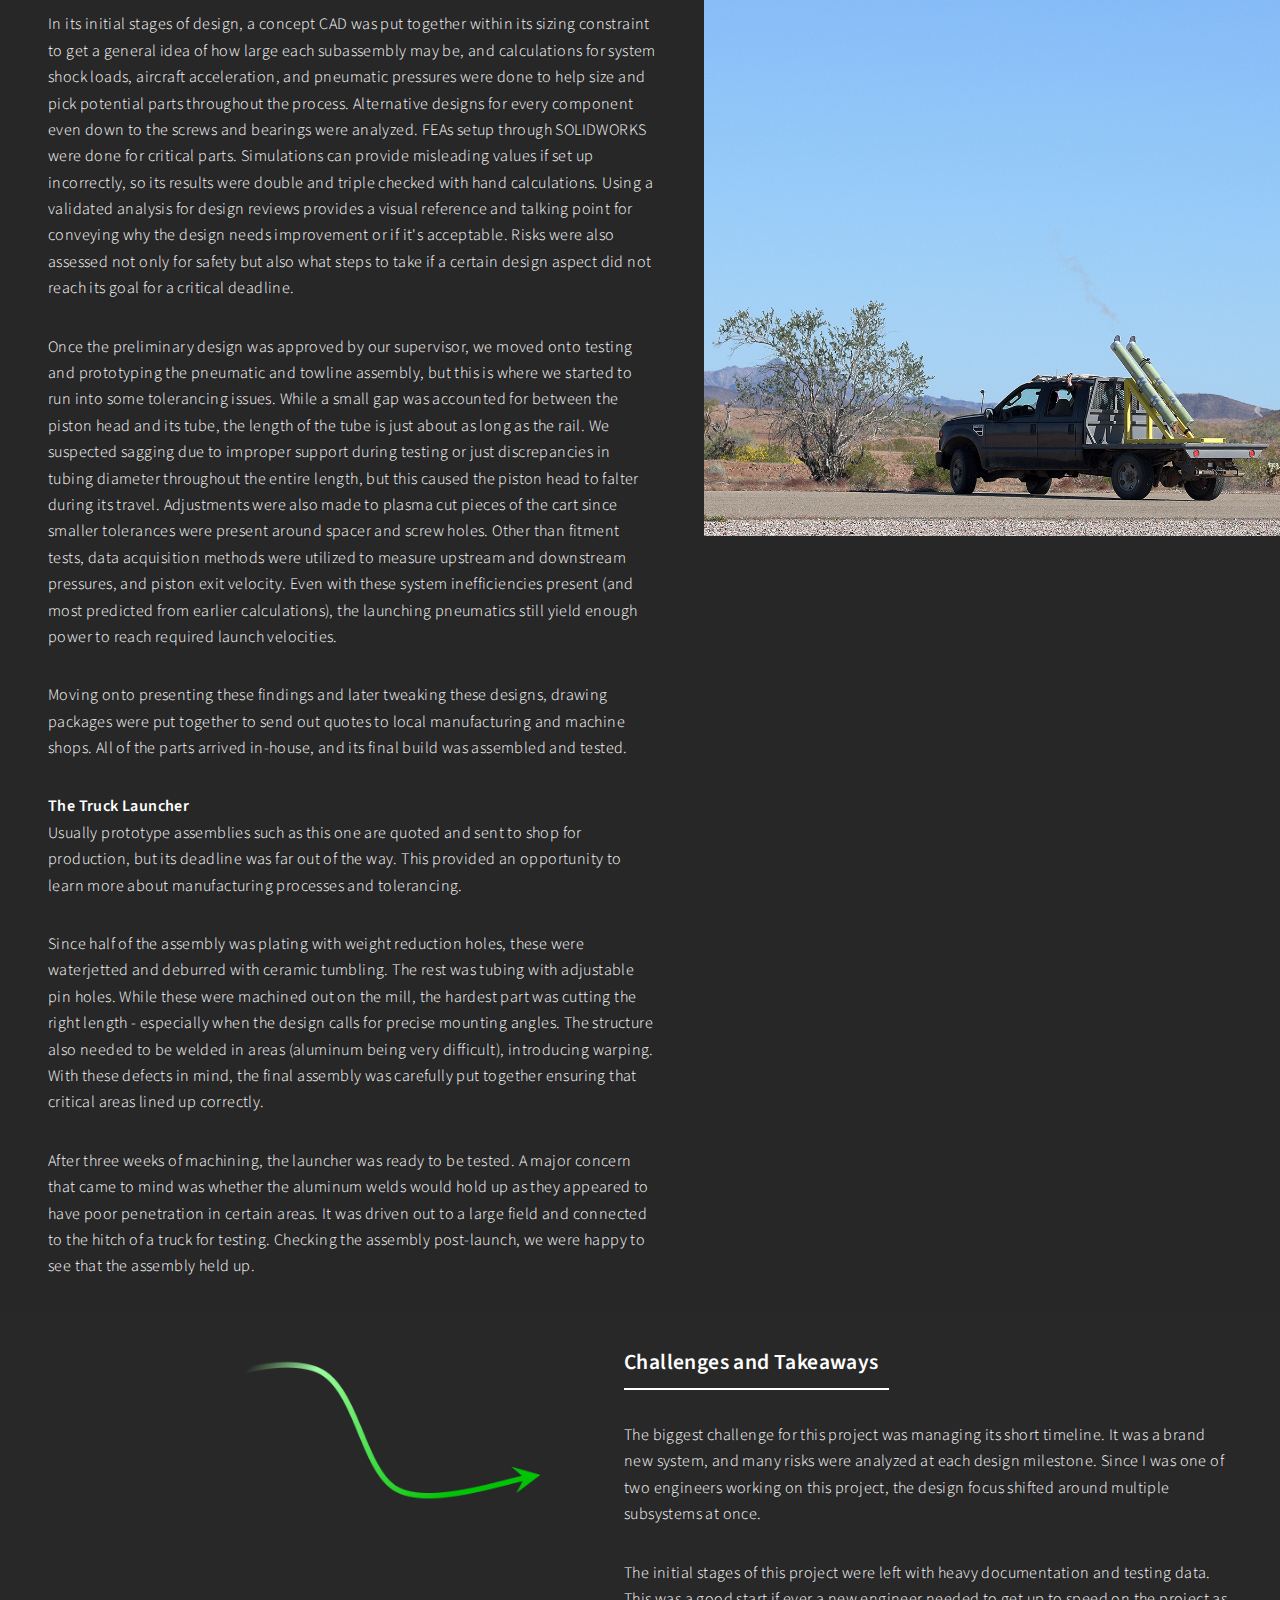
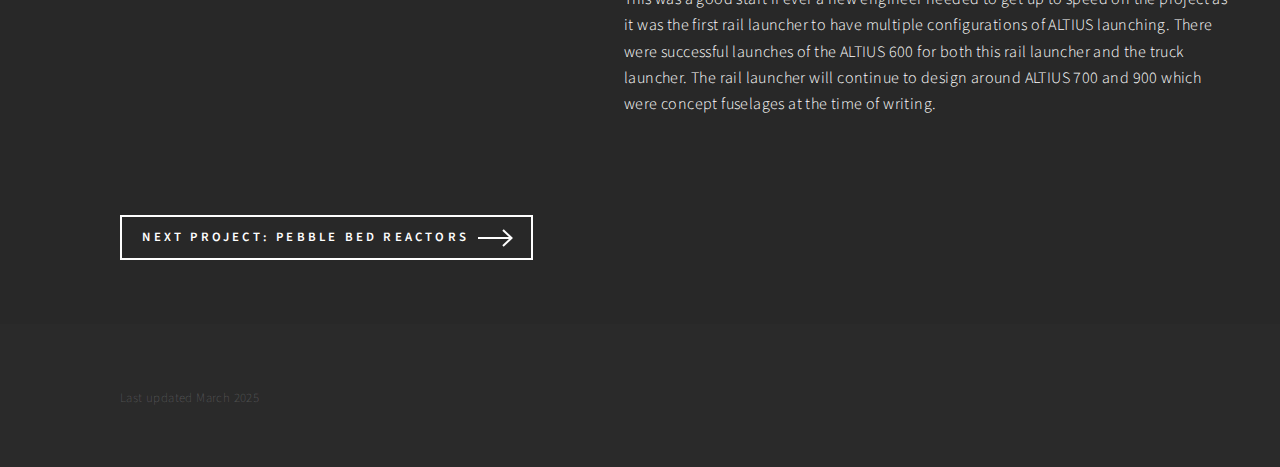
<file: launchers.html>
<!DOCTYPE HTML>
<!--
	thank you HTML5 UP :)
-->
<html>
	<head>
		<title>Pneumatic Launchers - Portfolio by TJ</title>
		<meta charset="utf-8" />
		<meta name="viewport" content="width=device-width, initial-scale=1, user-scalable=no" />
		<link rel="stylesheet" href="assets/css/main.css" />
		<noscript><link rel="stylesheet" href="assets/css/noscript.css" /></noscript>
	</head>
	<body class="is-preload">

		<!-- Wrapper -->
			<div id="wrapper">

				<!-- Header -->
				<!-- Note: The "styleN" class below should match that of the banner element. -->
					<header id="header" class="alt style2">
						<a href="index.html" class="logo"><strong>Portfolio</strong> <span>by TJ Espino</span></a>
						<nav>
							<a href="#menu">Menu</a>
						</nav>
					</header>

				<!-- Menu -->
					<nav id="menu">
						<ul class="links">
							<li><a href="index.html">Projects</a></li>
							<li><a href="about.html">About</a></li>
							<li><a href="updresume.pdf">Resume</a></li>
						</ul>
					</nav>

				<!-- Banner -->
				<!-- Note: The "styleN" class below should match that of the header element. -->
					<section id="banner" class="style2">
						<div class="inner">
							<span class="image">
								<img src="images/rail_launch_banner.jpg" alt="" />
							</span>
							<header class="major">
								<h1>Pneumatic Launchers</h1>
							</header>
							<div class="content">
								<p>
									Mechanical Design, Testing, and Manufacturing<br />
									Marietta, GA<br />
									June 2021 - December 2021<br />
								</p>
							</div>
						</div>
					</section>

				<!-- Main -->
					<div id="main">

						<!-- Project Desc -->
							<section id="project desc">
								<div class="inner">
									<blockquote>Note: Due to the proprietary nature of this project, I cannot share detailed photos of my work.</blockquote>
									
											<div class="box">
												<p>
													While at Area-I, I worked on the design and production of two types of UAV pneumatic launchers. 
													The rail launcher towed drones to takeoff speed, while the truck launcher mounted to a hitch and could cannon-launch UAVs. 
													With the rail launcher project, I was provided with a more in-depth engineering design experience for multiple subassemblies at once.
												</p>
												<p>
													A coworker designed the truck launcher during his time at the company, but left before he got the chance to see it built and function. 
													Picking up where he left off, a few minor changes were made and a mounting plate was designed.
												</p>
											</div>
								</div>
							</section>

						<!-- Project Detail -->
							<section id="project detail" class="spotlights">
								<section>
									<a class="image">
										<img src="images/truck_launch_tubes.jpg" alt="" data-position="center center" />
									</a>
									<div class="content">
										<div class="inner">
											<header class="major">
												<h3>Skills Used</h3>
											</header>
											<p>
												<ul class="alt">
													<li>SOLIDWORKS : use of solid modeling, drawing packages, and finite element analysis</li>
													<li>Rapid prototyping : hand calculations, part selection, and subassembly bench testing</li>
													<li>Data acquisition : setting up a test rig with sensors, a data box, and Windaq software</li>
													<li>Fabrication : applying GD&T, prepping assemblies for quotes, and using shop tools or machines</li>
												</ul>
											</p>
										</div>
									</div>
								</section>
								<section>
									<a class="image">
										<img src="images/truck_launch.jpg" alt="" data-position="top center" />
									</a>
									<div class="content">
										<div class="inner">
											<header class="major">
												<h3>The Process</h3>
											</header>
											<p>
												<b>The Rail Launcher</b>
												<br />
												The concept of the rail launcher is to send a small aircraft into flight using a pneumatic system. 
												There were many subassemblies: a cart to interface the aircraft to the rail, a piston for towing, 
												and a trailer that could handle shock loads from launches. 
												Since there was also a tight budget for the parts and labor, avoiding intricate designed parts was crucial.
											</p>
											<p>
												In its initial stages of design, 
												a concept CAD was put together within its sizing constraint to get a general idea of how large each subassembly may be, 
												and calculations for system shock loads, aircraft acceleration, and pneumatic pressures were done to help size and 
												pick potential parts throughout the process. 
												Alternative designs for every component even down to the screws and bearings were analyzed. 
												FEAs setup through SOLIDWORKS were done for critical parts. 
												Simulations can provide misleading values if set up incorrectly, 
												so its results were double and triple checked with hand calculations. 
												Using a validated analysis for design reviews provides a visual reference 
												and talking point for conveying why the design needs improvement or if it's acceptable. 
												Risks were also assessed not only for safety but also what steps to take 
												if a certain design aspect did not reach its goal for a critical deadline.
											</p>
											<p>
												Once the preliminary design was approved by our supervisor, 
												we moved onto testing and prototyping the pneumatic and towline assembly, 
												but this is where we started to run into some tolerancing issues. 
												While a small gap was accounted for between the piston head and its tube, 
												the length of the tube is just about as long as the rail. 
												We suspected sagging due to improper support during testing or just discrepancies in tubing diameter throughout the entire length, 
												but this caused the piston head to falter during its travel. 
												Adjustments were also made to plasma cut pieces of the cart since smaller tolerances were present around spacer and screw holes. 
												Other than fitment tests, data acquisition methods were utilized to measure upstream and downstream pressures, and piston exit velocity. 
												Even with these system inefficiencies present (and most predicted from earlier calculations), 
												the launching pneumatics still yield enough power to reach required launch velocities.
											</p>
											<p>
												Moving onto presenting these findings and later tweaking these designs, 
												drawing packages were put together to send out quotes to local manufacturing and machine shops. 
												All of the parts arrived in-house, and its final build was assembled and tested.
											</p>
											<p>
												<b>The Truck Launcher</b>
												<br />
												Usually prototype assemblies such as this one are quoted and sent to shop for production, 
												but its deadline was far out of the way. 
												This provided an opportunity to learn more about manufacturing processes and tolerancing.
											</p>
											<p>
												Since half of the assembly was plating with weight reduction holes, 
												these were waterjetted and deburred with ceramic tumbling. 
												The rest was tubing with adjustable pin holes. 
												While these were machined out on the mill, the hardest part was cutting the right length - 
												especially when the design calls for precise mounting angles. 
												The structure also needed to be welded in areas (aluminum being very difficult), introducing warping. 
												With these defects in mind, the final assembly was carefully put together ensuring that critical areas lined up correctly.
											</p>
											<p>
												After three weeks of machining, the launcher was ready to be tested. 
												A major concern that came to mind was whether the aluminum welds would hold up as they appeared to have poor penetration in certain areas. 
												It was driven out to a large field and connected to the hitch of a truck for testing. 
												Checking the assembly post-launch, we were happy to see that the assembly held up.
											</p>
										</div>
									</div>
								</section>
								<section>
									<a class="image">
										<img src="images/left fill.png" alt="" data-position="25% 25%" />
									</a>
									<div class="content">
										<div class="inner">
											<header class="major">
												<h3>Challenges and Takeaways</h3>
											</header>
											<p>
												The biggest challenge for this project was managing its short timeline. 
												It was a brand new system, and many risks were analyzed at each design milestone. 
												Since I was one of two engineers working on this project, the design focus shifted around multiple subsystems at once.
											</p>
											<p>
												The initial stages of this project were left with heavy documentation and testing data. 
												This was a good start if ever a new engineer needed to get up to speed on the project as it was the first rail launcher to have multiple configurations of ALTIUS launching. 
												There were successful launches of the ALTIUS 600 for both this rail launcher and the truck launcher. 
												The rail launcher will continue to design around ALTIUS 700 and 900 which were concept fuselages at the time of writing.
											</p>
										</div>
									</div>
								</section>
							</section>

						<!-- Next Project -->
							<section id="next project">
								<div class="inner">
									<ul class="actions">
										<li><a href="pbr.html" class="button next">Next Project: Pebble Bed Reactors</a></li>
									</ul>
								</div>
							</section>
					</div>

				<!-- Footer -->
					<footer id="footer">
						<div class="inner">
							<ul class="copyright">
								<li>Last updated March 2025</li>
							</ul>
						</div>
					</footer>

			</div>

		<!-- Scripts -->
			<script src="assets/js/jquery.min.js"></script>
			<script src="assets/js/jquery.scrolly.min.js"></script>
			<script src="assets/js/jquery.scrollex.min.js"></script>
			<script src="assets/js/browser.min.js"></script>
			<script src="assets/js/breakpoints.min.js"></script>
			<script src="assets/js/util.js"></script>
			<script src="assets/js/main.js"></script>

	</body>
</html>
</file>
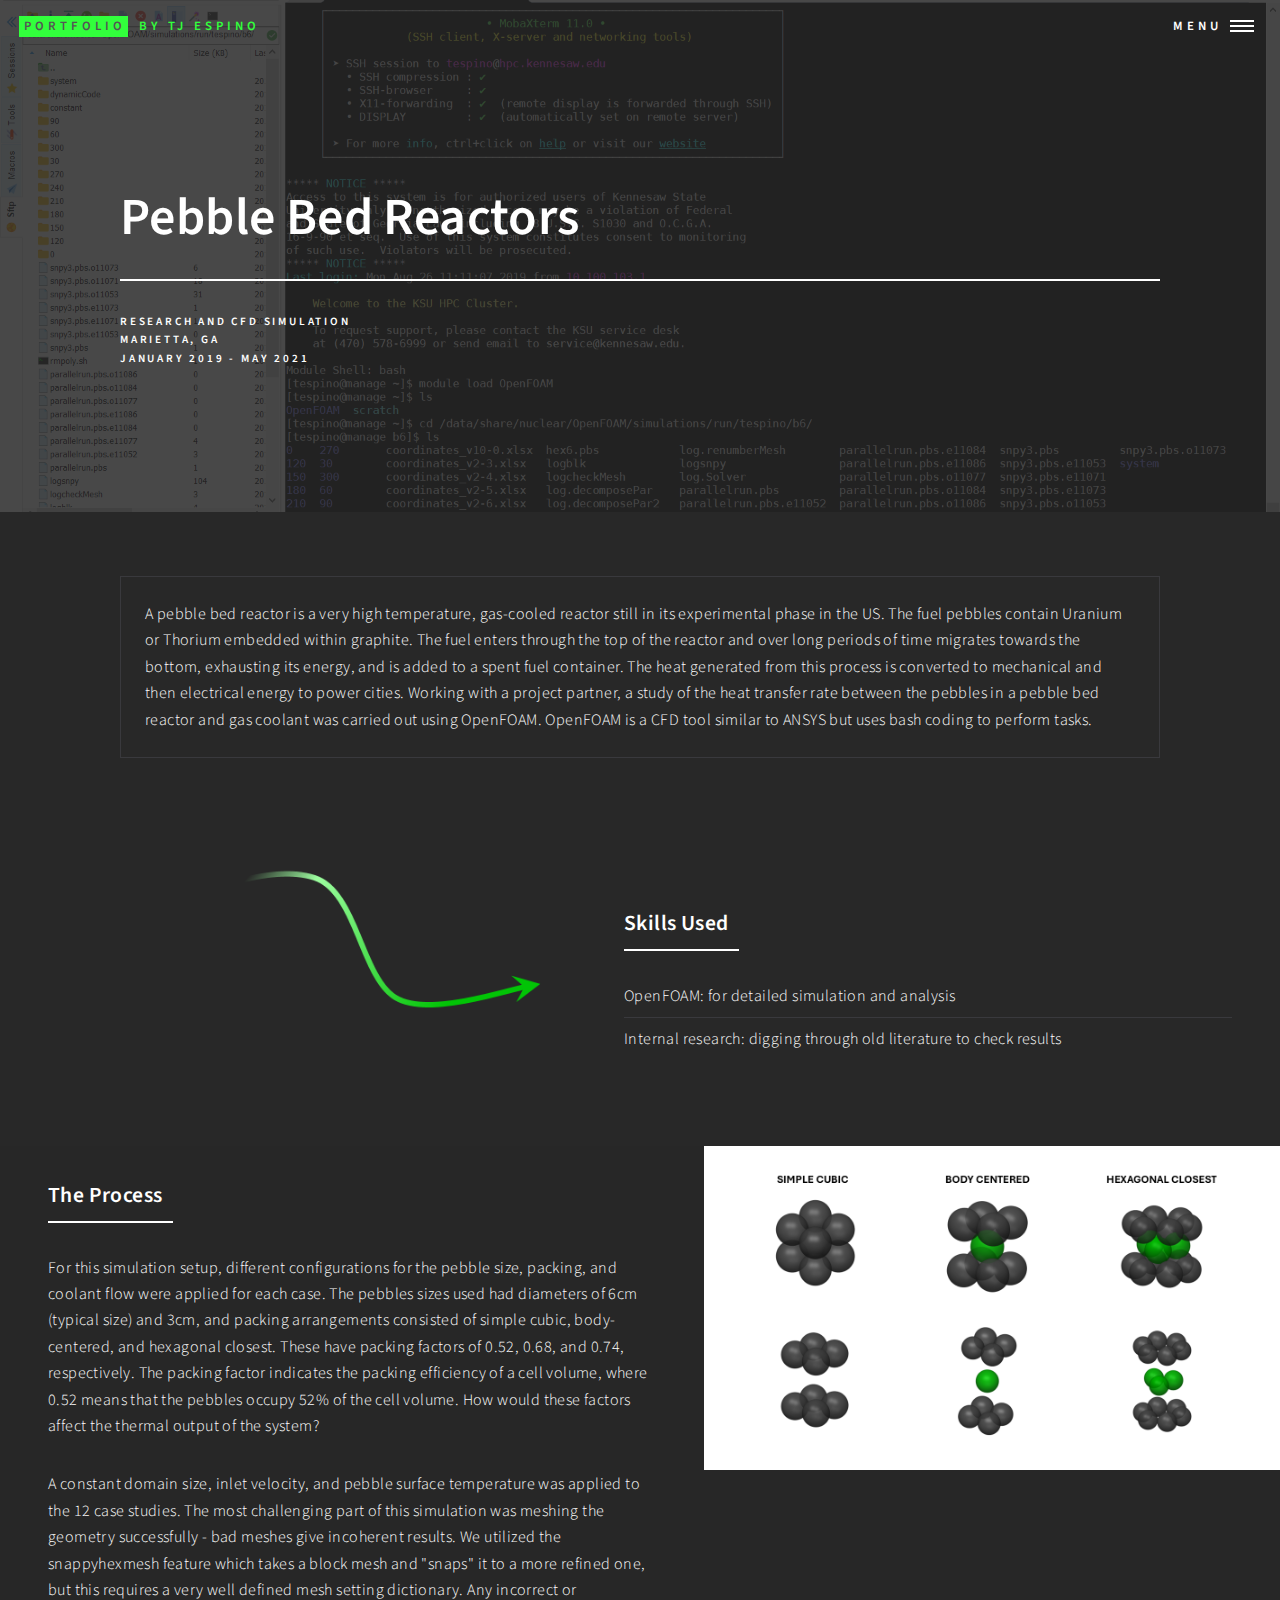
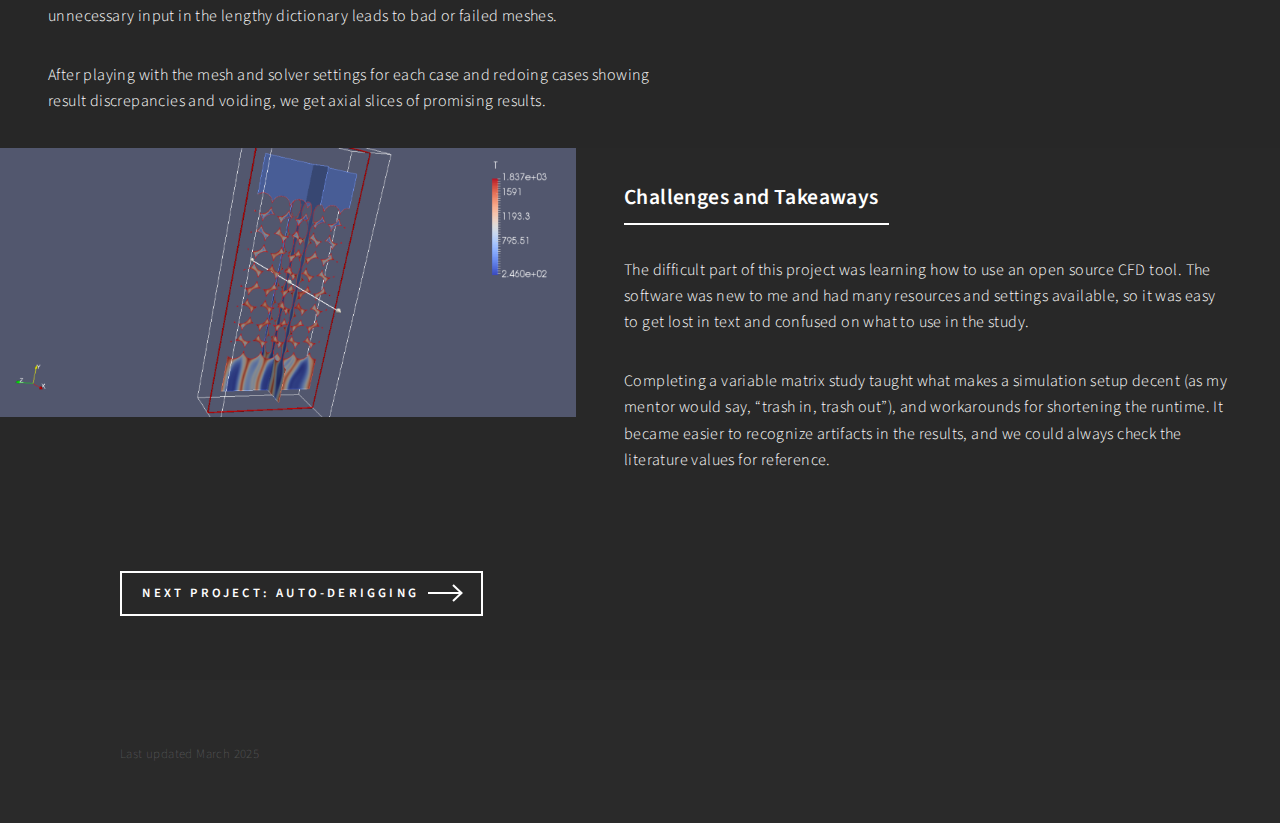
<file: pbr.html>
<!DOCTYPE HTML>
<!--
	thank you HTML5 UP :)
-->
<html>
	<head>
		<title>PBR Study - Portfolio by TJ</title>
		<meta charset="utf-8" />
		<meta name="viewport" content="width=device-width, initial-scale=1, user-scalable=no" />
		<link rel="stylesheet" href="assets/css/main.css" />
		<noscript><link rel="stylesheet" href="assets/css/noscript.css" /></noscript>
	</head>
	<body class="is-preload">

		<!-- Wrapper -->
			<div id="wrapper">

				<!-- Header -->
				<!-- Note: The "styleN" class below should match that of the banner element. -->
					<header id="header" class="alt style2">
						<a href="index.html" class="logo"><strong>Portfolio</strong> <span>by TJ Espino</span></a>
						<nav>
							<a href="#menu">Menu</a>
						</nav>
					</header>

				<!-- Menu -->
					<nav id="menu">
						<ul class="links">
							<li><a href="index.html">Projects</a></li>
							<li><a href="about.html">About</a></li>
							<li><a href="updresume.pdf">Resume</a></li>
						</ul>
					</nav>

				<!-- Banner -->
				<!-- Note: The "styleN" class below should match that of the header element. -->
					<section id="banner" class="style2">
						<div class="inner">
							<span class="image">
								<img src="images/mobaxterm.png" alt="" />
							</span>
							<header class="major">
								<h1>Pebble Bed Reactors</h1>
							</header>
							<div class="content">
								<p>
									Research and CFD Simulation<br />
									Marietta, GA<br />
									January 2019 - May 2021<br />
								</p>
							</div>
						</div>
					</section>

				<!-- Main -->
					<div id="main">

						<!-- Project Desc -->
							<section id="project desc">
								<div class="inner">
										<div class="box">
											<p>
												A pebble bed reactor is a very high temperature, gas-cooled reactor still in its experimental phase in the US. 
												The fuel pebbles contain Uranium or Thorium embedded within graphite. 
												The fuel enters through the top of the reactor and over long periods of time migrates towards the bottom, 
												exhausting its energy, and is added to a spent fuel container. 
												The heat generated from this process is converted to mechanical and then electrical energy to power cities.
												Working with a project partner, a study of the heat transfer rate between the pebbles in a pebble bed reactor and gas coolant was carried out using OpenFOAM. 
												OpenFOAM is a CFD tool similar to ANSYS but uses bash coding to perform tasks.
											</p>
										</div>
								</div>
							</section>

						<!-- Project Detail -->
							<section id="project detail" class="spotlights">
								<section>
									<a class="image">
										<img src="images/left fill.png" alt="" data-position="top center" />
									</a>
									<div class="content">
										<div class="inner">
											<header class="major">
												<h3>Skills Used</h3>
											</header>
											<p>
												<ul class="alt">
													<li>OpenFOAM: for detailed simulation and analysis</li>
													<li>Internal research: digging through old literature to check results</li>
												</ul>
											</p>
										</div>
									</div>
								</section>
								<section>
									<a class="image">
										<img src="images/pbr packing.png" alt="" data-position="top center" />
									</a>
									<div class="content">
										<div class="inner">
											<header class="major">
												<h3>The Process</h3>
											</header>
											<p>
												For this simulation setup, different configurations for the pebble size, packing, and coolant flow were applied for each case. 
												The pebbles sizes used had diameters of 6cm (typical size) and 3cm, and 
												packing arrangements consisted of simple cubic, body-centered, and hexagonal closest. 
												These have packing factors of 0.52, 0.68, and 0.74, respectively. 
												The packing factor indicates the packing efficiency of a cell volume, where 0.52 means that the pebbles occupy 52% of the cell volume. 
												How would these factors affect the thermal output of the system?
											</p>
											<p>
												A constant domain size, inlet velocity, and pebble surface temperature was applied to the 12 case studies. 
												The most challenging part of this simulation was meshing the geometry successfully - bad meshes give incoherent results. 
												We utilized the snappyhexmesh feature which takes a block mesh and "snaps" it to a more refined one, 
												but this requires a very well defined mesh setting dictionary. 
												Any incorrect or unnecessary input in the lengthy dictionary leads to bad or failed meshes.
											</p>
											<p>
												After playing with the mesh and solver settings for each case and redoing cases showing result discrepancies and voiding, 
												we get axial slices of promising results.
											</p>
										</div>
									</div>
								</section>
								<section>
									<a class="image">
										<img src="images/h6_slice.png" alt="" data-position="top center" />
									</a>
									<div class="content">
										<div class="inner">
											<header class="major">
												<h3>Challenges and Takeaways</h3>
											</header>
											<p>
												The difficult part of this project was learning how to use an open source CFD tool. 
												The software was new to me and had many resources and settings available, 
												so it was easy to get lost in text and confused on what to use in the study.
											</p>
											<p>
												Completing a variable matrix study taught what makes a simulation setup decent 
												(as my mentor would say, “trash in, trash out”), and workarounds for shortening the runtime. 
												It became easier to recognize artifacts in the results, and we could always check the literature values for reference.
											</p>
										</div>
									</div>
								</section>
							</section>

						<!-- Next Project -->
							<section id="next project">
								<div class="inner">
									<ul class="actions">
										<!--<li><a href="magnets.html" class="button next">Next Project: Magnetic Landing Gear</a></li>-->
										<li><a href="derigging.html" class="button next">Next Project: Auto-Derigging</a></li>
									</ul>
								</div>
							</section>
					</div>

				<!-- Footer -->
					<footer id="footer">
						<div class="inner">
							<ul class="copyright">
								<li>Last updated March 2025</li>
							</ul>
						</div>
					</footer>

			</div>

		<!-- Scripts -->
			<script src="assets/js/jquery.min.js"></script>
			<script src="assets/js/jquery.scrolly.min.js"></script>
			<script src="assets/js/jquery.scrollex.min.js"></script>
			<script src="assets/js/browser.min.js"></script>
			<script src="assets/js/breakpoints.min.js"></script>
			<script src="assets/js/util.js"></script>
			<script src="assets/js/main.js"></script>

	</body>
</html>
</file>
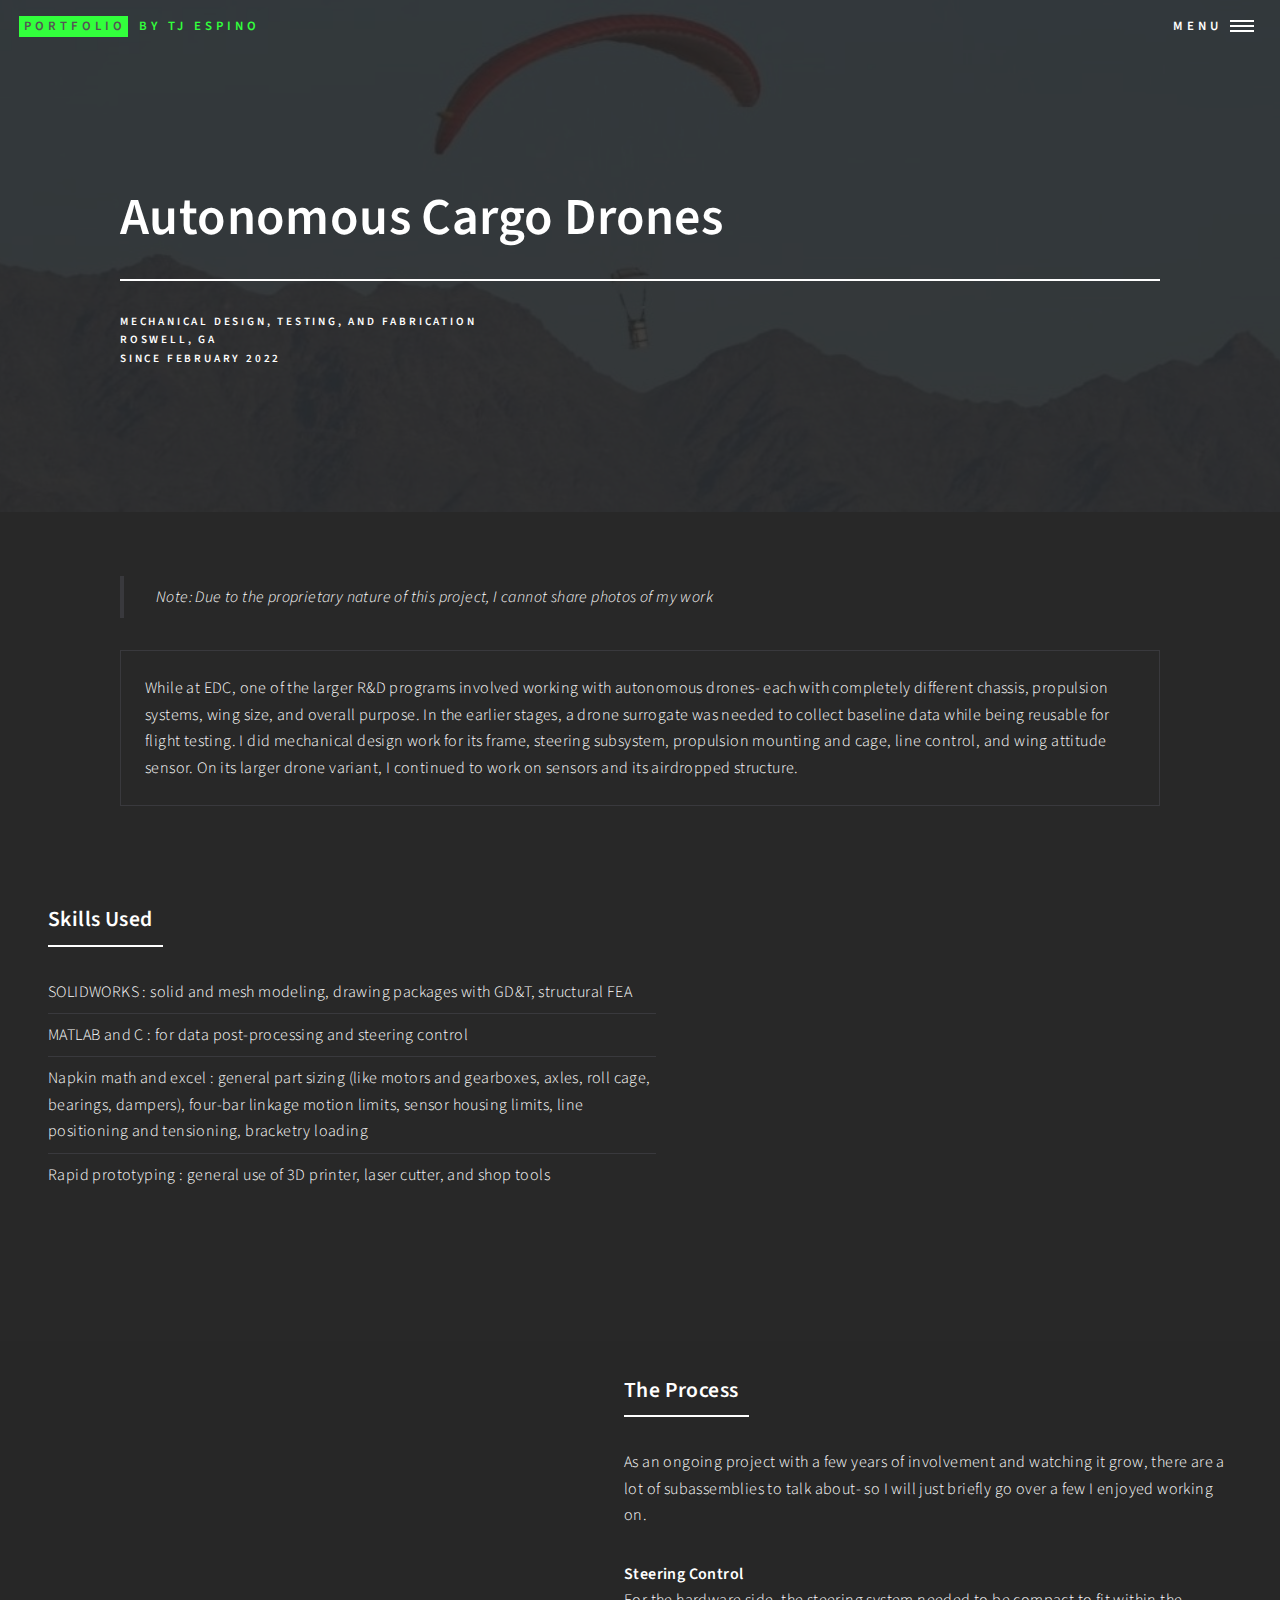
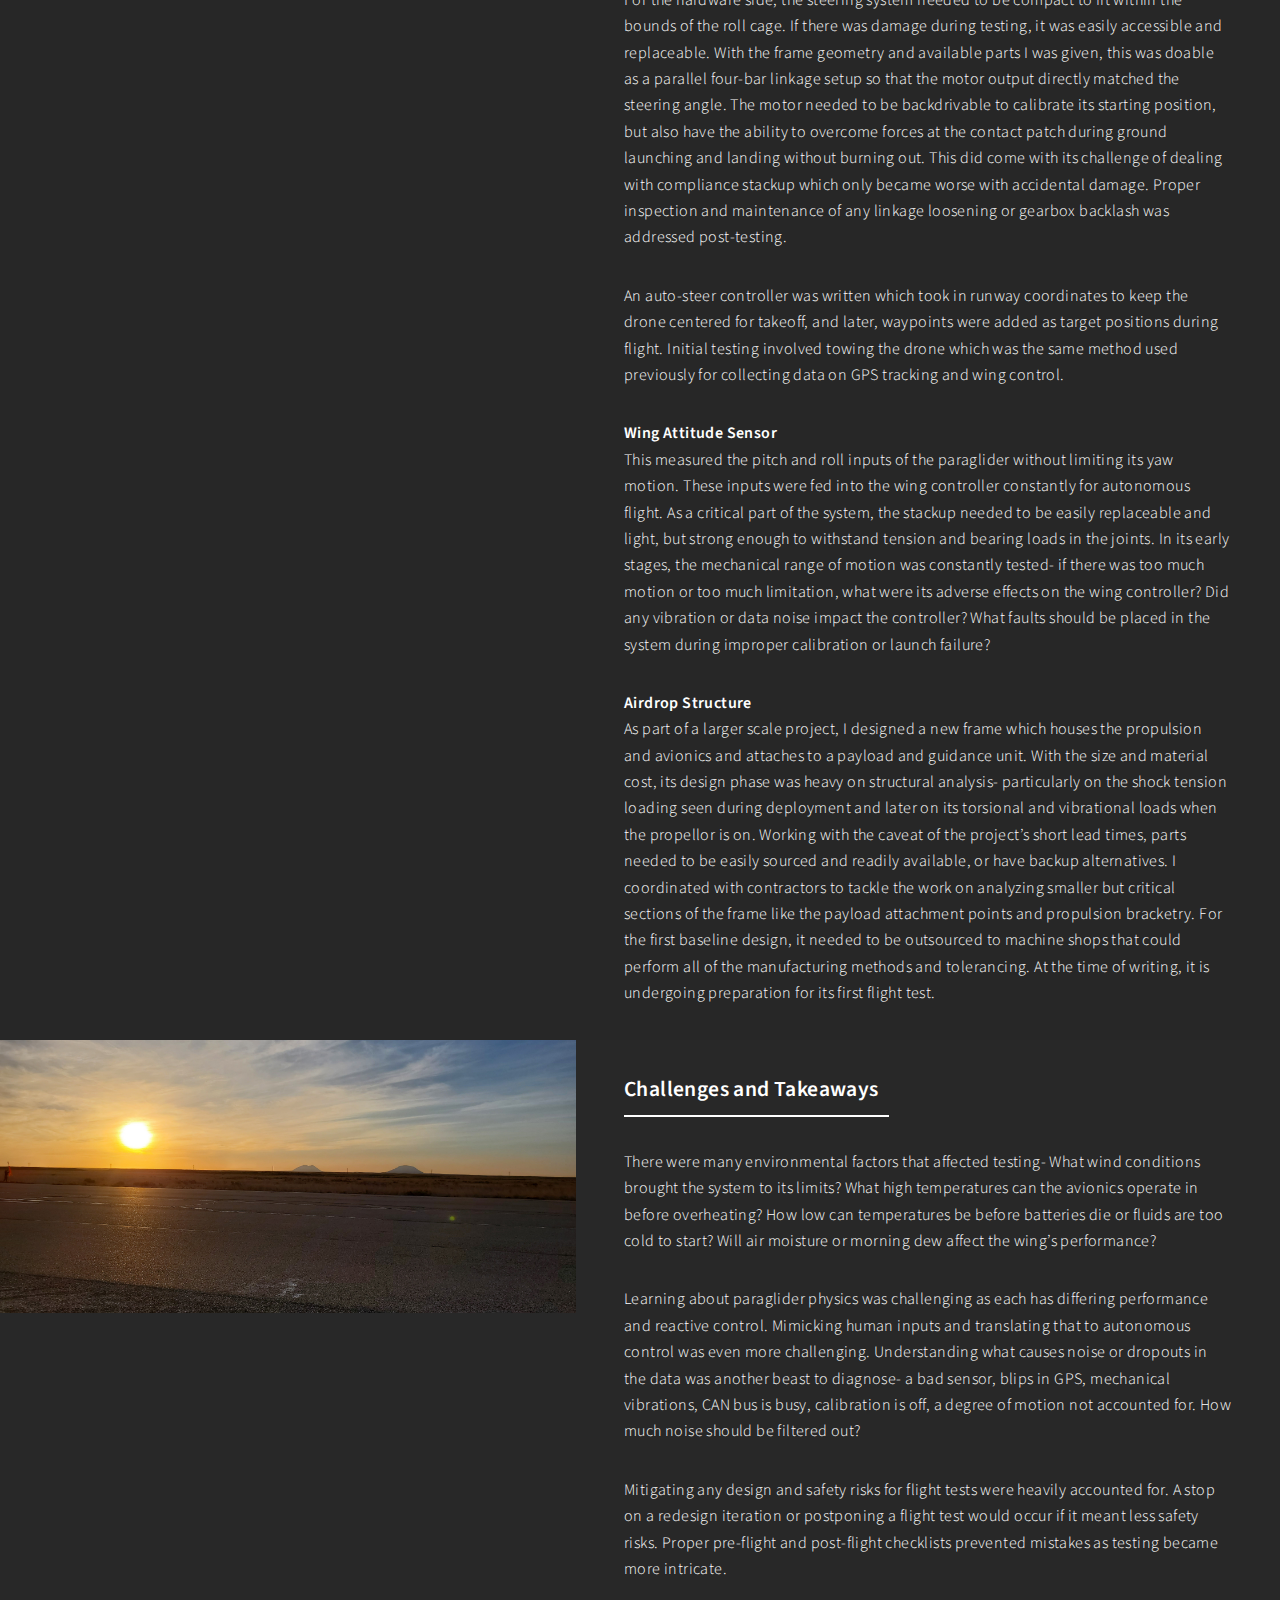
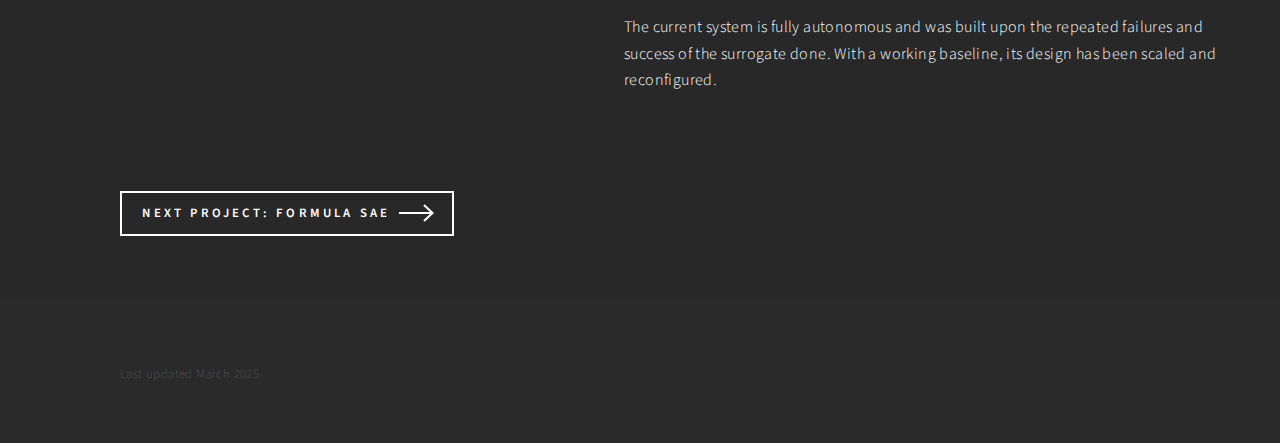
<file: ppg.html>
<!DOCTYPE HTML>

<html>
	<head>
		<title>Autonomous Cargo Drones - Portfolio by TJ</title>
		<meta charset="utf-8" />
		<meta name="viewport" content="width=device-width, initial-scale=1, user-scalable=no" />
		<link rel="stylesheet" href="assets/css/main.css" />
		<noscript><link rel="stylesheet" href="assets/css/noscript.css" /></noscript>
	</head>
	<body class="is-preload">

		<!-- Wrapper -->
			<div id="wrapper">

				<!-- Header -->
				<!-- Note: The "styleN" class below should match that of the banner element. -->
					<header id="header" class="alt style2">
						<a href="index.html" class="logo"><strong>Portfolio</strong> <span>by TJ Espino</span></a>
						<nav>
							<a href="#menu">Menu</a>
						</nav>
					</header>

				<!-- Menu -->
					<nav id="menu">
						<ul class="links">
							<li><a href="index.html">Projects</a></li>
							<li><a href="about.html">About</a></li>
							<li><a href="updresume.pdf">Resume</a></li>
						</ul>
					</nav>

				<!-- Banner -->
				<!-- Note: The "styleN" class below should match that of the header element. -->
					<section id="banner" class="style2">
						<div class="inner">
							<span class="image">
								<img src="images/banner_ppg.jpg" alt="" />
							</span>
							<header class="major">
								<h1>Autonomous Cargo Drones</h1>
							</header>
							<div class="content">
								<p>Mechanical Design, Testing, and Fabrication<br />
								Roswell, GA<br />
								Since February 2022</p>
							</div>
						</div>
					</section>

				<!-- Main -->
					<div id="main">

						<!-- Project Desc -->
							<section id="project desc">
								<div class="inner">
									<blockquote>Note: Due to the proprietary nature of this project, I cannot share photos of my work</blockquote>
									
										<div class="box">
											<p>
												While at EDC, one of the larger R&D programs involved working with autonomous drones- 
												each with completely different chassis, propulsion systems, wing size, and overall purpose. 
												In the earlier stages, a drone surrogate was needed to collect baseline data while being reusable for flight testing. 
												I did mechanical design work for its frame, steering subsystem, propulsion mounting and cage, line control, and wing attitude sensor. 
												On its larger drone variant, I continued to work on sensors and its airdropped structure.
											</p>
										</div>
								</div>
							</section>

						<!-- Project Detail -->
							<section id="project detail" class="spotlights">
								<section>
									<!--
									<a class="image">
										<img src="images/" alt="" data-position="center center" />
									</a>
									-->
									<div class="content">
										<div class="inner">
											<header class="major">
												<h3>Skills Used</h3>
											</header>
											<p>
												<ul class="alt">
													<li>SOLIDWORKS : solid and mesh modeling, drawing packages with GD&T, structural FEA</li>
													<li>MATLAB and C : for data post-processing and steering control</li>
													<li>Napkin math and excel : general part sizing (like motors and gearboxes, axles, roll cage, bearings, dampers), four-bar linkage motion limits, sensor housing limits, line positioning and tensioning, bracketry loading</li>
													<li>Rapid prototyping : general use of 3D printer, laser cutter, and shop tools</li>
												</ul>
												<br />
												<br />
												<br />
											</p>
										</div>
									</div>
								</section>
								<section>
									<!--
									<a class="image">
										<img src="images/" alt="" data-position="top center" />
									</a>
									-->
									<div class="content">
										<div class="inner">
											<header class="major">
												<h3>The Process</h3>
											</header>
											<p>
												As an ongoing project with a few years of involvement and watching it grow, there are a lot of subassemblies to talk about- 
												so I will just briefly go over a few I enjoyed working on.
											</p>
											<p>
												<b>Steering Control</b>
												<br>
												For the hardware side, the steering system needed to be compact to fit within the bounds of the roll cage. 
												If there was damage during testing, it was easily accessible and replaceable. 
												With the frame geometry and available parts I was given, 
												this was doable as a parallel four-bar linkage setup so that the motor output directly matched the steering angle. 
												The motor needed to be backdrivable to calibrate its starting position, 
												but also have the ability to overcome forces at the contact patch during ground launching and landing without burning out. 
												This did come with its challenge of dealing with compliance stackup which only became worse with accidental damage. 
												Proper inspection and maintenance of any linkage loosening or gearbox backlash was addressed post-testing.
											</p>
											<p>
												An auto-steer controller was written which took in runway coordinates to keep the drone centered for takeoff, 
												and later, waypoints were added as target positions during flight. 
												Initial testing involved towing the drone which was the same method used previously for collecting data on GPS tracking and wing control.
											</p>
											<p>
												<b>Wing Attitude Sensor</b>
												<br>
												This measured the pitch and roll inputs of the paraglider without limiting its yaw motion. 
												These inputs were fed into the wing controller constantly for autonomous flight. 
												As a critical part of the system, the stackup needed to be easily replaceable and light, 
												but strong enough to withstand tension and bearing loads in the joints. 
												In its early stages, the mechanical range of motion was constantly tested- 
												if there was too much motion or too much limitation, what were its adverse effects on the wing controller? 
												Did any vibration or data noise impact the controller? 
												What faults should be placed in the system during improper calibration or launch failure?
											</p>
											<p>
												<b>Airdrop Structure</b>
												<br>
												As part of a larger scale project, I designed a new frame which houses the propulsion and avionics and attaches to a payload and guidance unit. 
												With the size and material cost, its design phase was heavy on structural analysis- 
												particularly on the shock tension loading seen during deployment and later on its torsional and vibrational loads when the propellor is on. 
												Working with the caveat of the project’s short lead times, parts needed to be easily sourced and readily available, or have backup alternatives. 
												I coordinated with contractors to tackle the work on analyzing smaller but critical sections of the frame like the payload attachment points and propulsion bracketry. 
												For the first baseline design, it needed to be outsourced to machine shops that could perform all of the manufacturing methods and tolerancing. 
												At the time of writing, it is undergoing preparation for its first flight test.
											</p>
										</div>
									</div>
								</section>
								<section>
									<a class="image">
										<img src="images/runway.jpg" alt="" data-position="25% 25%" />
									</a>
									<div class="content">
										<div class="inner">
											<header class="major">
												<h3>Challenges and Takeaways</h3>
											</header>
											<p>
												There were many environmental factors that affected testing- 
												What wind conditions brought the system to its limits? 
												What high temperatures can the avionics operate in before overheating? 
												How low can temperatures be before batteries die or fluids are too cold to start? 
												Will air moisture or morning dew affect the wing’s performance?
											</p>
											<p>
												Learning about paraglider physics was challenging as each has differing performance and reactive control. 
												Mimicking human inputs and translating that to autonomous control was even more challenging. 
												Understanding what causes noise or dropouts in the data was another beast to diagnose- 
												a bad sensor, blips in GPS, mechanical vibrations, CAN bus is busy, calibration is off, a degree of motion not accounted for. 
												How much noise should be filtered out?
											</p>
											<p>
												Mitigating any design and safety risks for flight tests were heavily accounted for. 
												A stop on a redesign iteration or postponing a flight test would occur if it meant less safety risks. 
												Proper pre-flight and post-flight checklists prevented mistakes as testing became more intricate.
											</p>
											<p>
												The current system is fully autonomous and was built upon the repeated failures and success of the surrogate done. 
												With a working baseline, its design has been scaled and reconfigured.
											</p>
										</div>
									</div>
								</section>
							</section>

						<!-- Next Project -->
							<section id="next project">
								<div class="inner">
									<ul class="actions">
										<li><a href="fsae.html" class="button next">Next Project: Formula SAE</a></li>
									</ul>
								</div>
							</section>
					</div>

				<!-- Footer -->
					<footer id="footer">
						<div class="inner">
							<ul class="copyright">
								<li>Last updated March 2025</li>
							</ul>
						</div>
					</footer>

			</div>

		<!-- Scripts -->
			<script src="assets/js/jquery.min.js"></script>
			<script src="assets/js/jquery.scrolly.min.js"></script>
			<script src="assets/js/jquery.scrollex.min.js"></script>
			<script src="assets/js/browser.min.js"></script>
			<script src="assets/js/breakpoints.min.js"></script>
			<script src="assets/js/util.js"></script>
			<script src="assets/js/main.js"></script>

	</body>
</html>
</file>
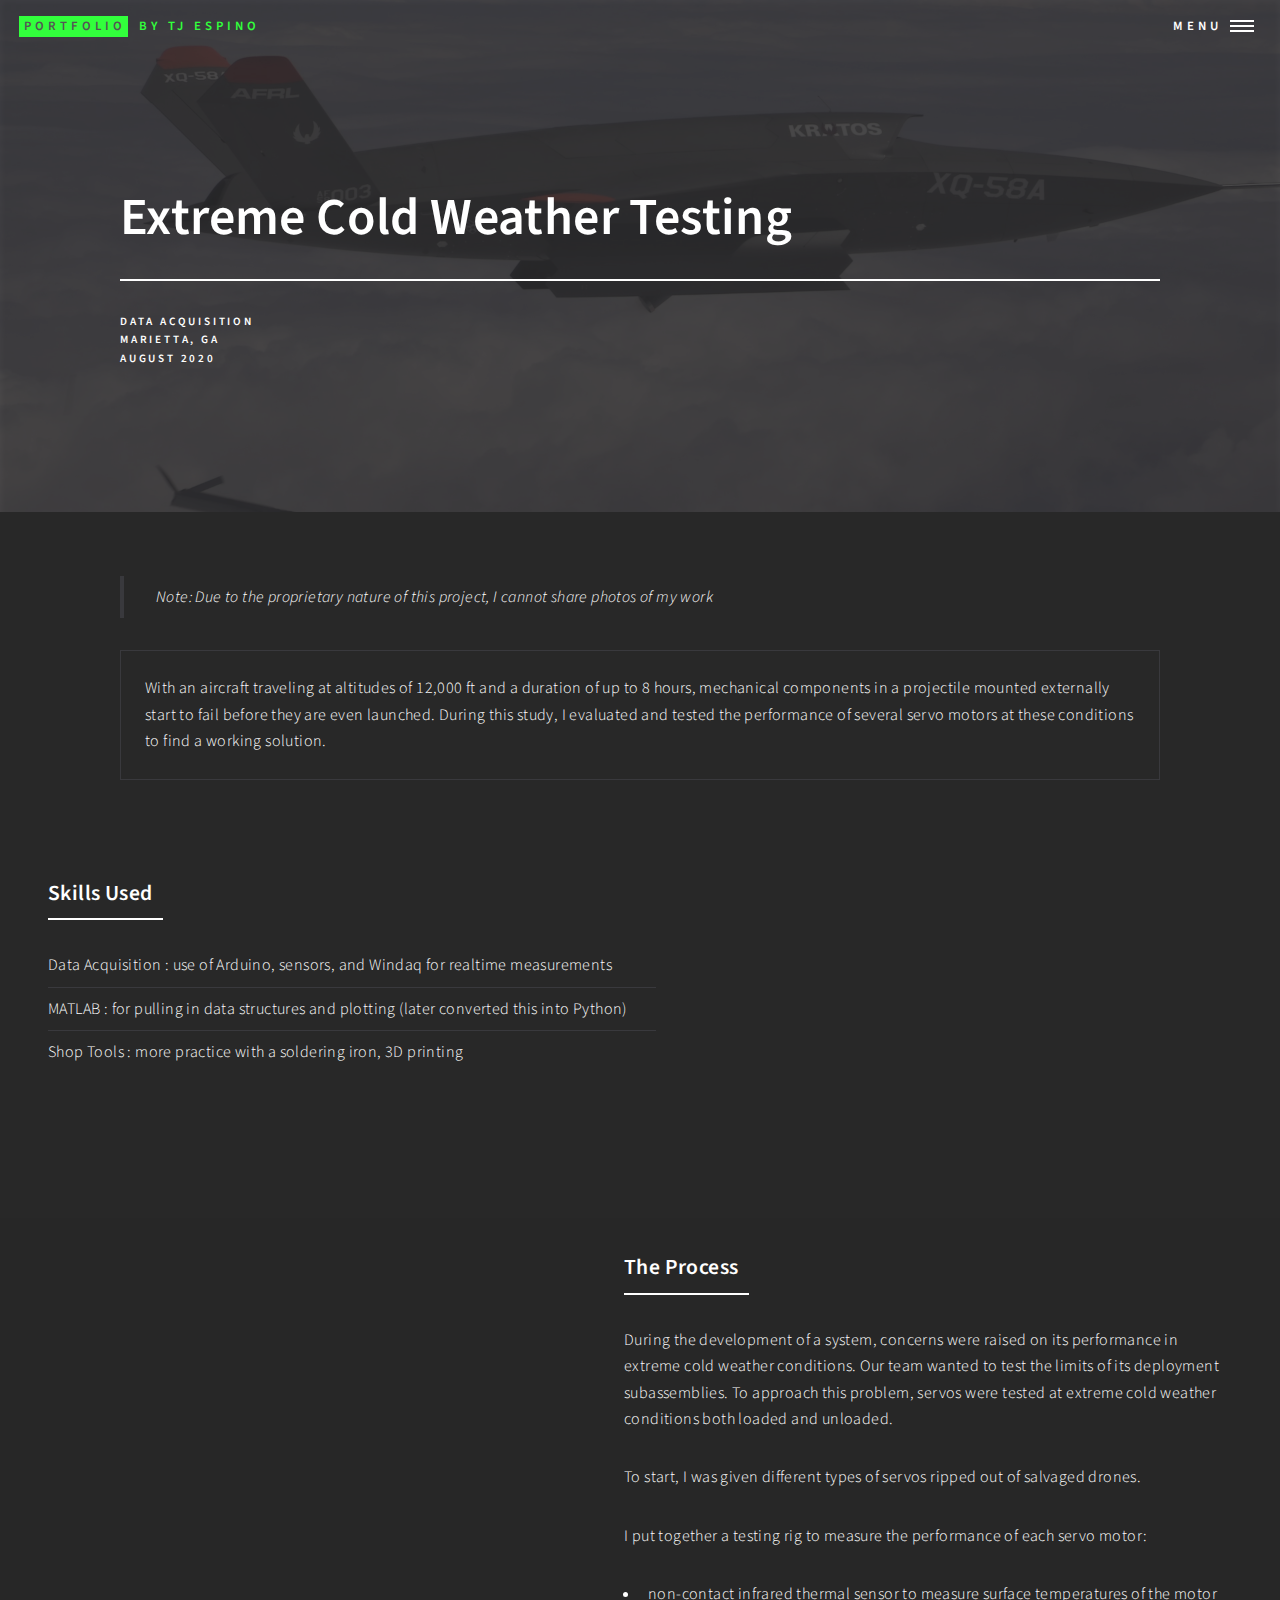
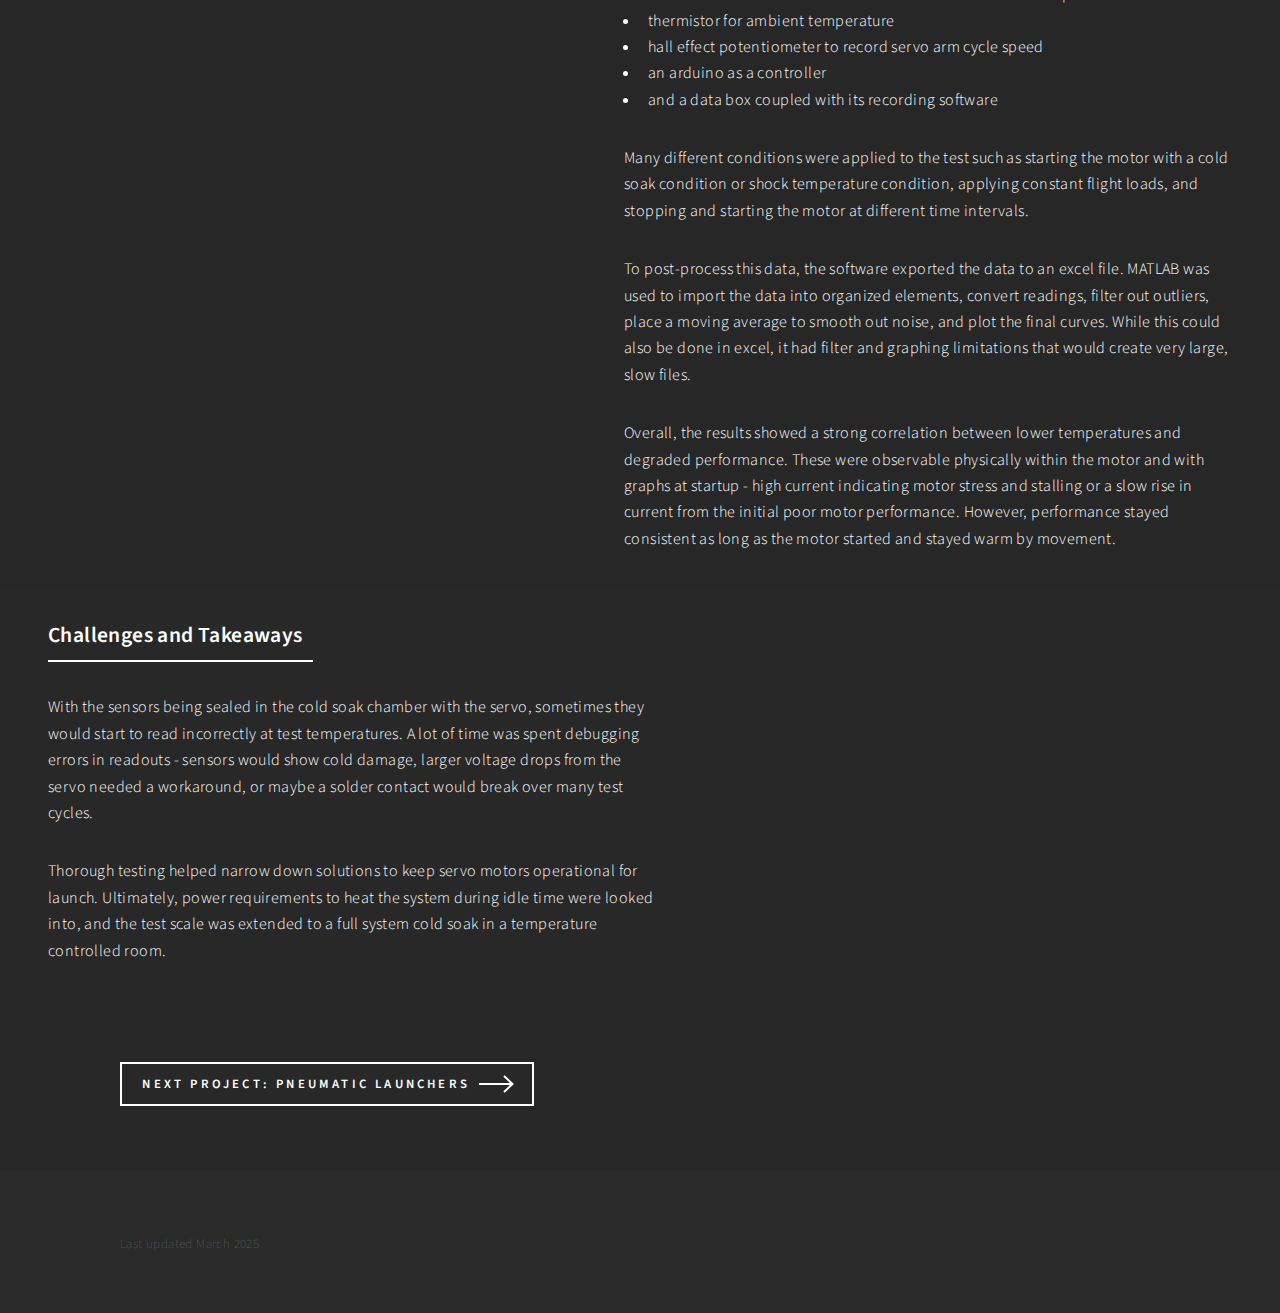
<file: weather.html>
<!DOCTYPE HTML>
<!--
	thank you HTML5 UP :)
-->
<html>
	<head>
		<title>Cold Weather Testing - Portfolio by TJ</title>
		<meta charset="utf-8" />
		<meta name="viewport" content="width=device-width, initial-scale=1, user-scalable=no" />
		<link rel="stylesheet" href="assets/css/main.css" />
		<noscript><link rel="stylesheet" href="assets/css/noscript.css" /></noscript>
	</head>
	<body class="is-preload">

		<!-- Wrapper -->
			<div id="wrapper">

				<!-- Header -->
				<!-- Note: The "styleN" class below should match that of the banner element. -->
					<header id="header" class="alt style2">
						<a href="index.html" class="logo"><strong>Portfolio</strong> <span>by TJ Espino</span></a>
						<nav>
							<a href="#menu">Menu</a>
						</nav>
					</header>

				<!-- Menu -->
					<nav id="menu">
						<ul class="links">
							<li><a href="index.html">Projects</a></li>
							<li><a href="about.html">About</a></li>
							<li><a href="updresume.pdf">Resume</a></li>
						</ul>
					</nav>

				<!-- Banner -->
				<!-- Note: The "styleN" class below should match that of the header element. -->
					<section id="banner" class="style2">
						<div class="inner">
							<span class="image">
								<img src="images/home_weather.png" alt="" />
							</span>
							<header class="major">
								<h1>Extreme Cold Weather Testing</h1>
							</header>
							<div class="content">
								<p>Data Acquisition<br />
								Marietta, GA<br />
								August 2020</p>
							</div>
						</div>
					</section>

				<!-- Main -->
					<div id="main">

						<!-- Project Desc -->
							<section id="project desc">
								<div class="inner">
									<blockquote>Note: Due to the proprietary nature of this project, I cannot share photos of my work</blockquote>
										<div class="box">
											<p>
												With an aircraft traveling at altitudes of 12,000 ft and a duration of up to 8 hours,
												mechanical components in a projectile mounted externally start to fail before they are even launched.
												During this study, I evaluated and tested the performance of several servo motors 
												at these conditions to find a working solution.
											</p>
										</div>
								</div>
							</section>

						<!-- Project Detail -->
							<section id="project detail" class="spotlights">
								<section>
									<!--
									<a class="image">
										<img src="images/" alt="" data-position="center center" />
									</a>
									-->
									<div class="content">
										<div class="inner">
											<header class="major">
												<h3>Skills Used</h3>
											</header>
											<p>
												<ul class="alt">
													<li>Data Acquisition : use of Arduino, sensors, and Windaq for realtime measurements</li>
													<li>MATLAB : for pulling in data structures and plotting (later converted this into Python)</li>
													<li>Shop Tools : more practice with a soldering iron, 3D printing</li>
												</ul>
												<br />
												<br />
												<br />
											</p>
										</div>
									</div>
								</section>
								<section>
									<!--
									<a class="image">
										<img src="images/" alt="" data-position="top center" />
									</a>
									-->
									<div class="content">
										<div class="inner">
											<header class="major">
												<h3>The Process</h3>
											</header>
											<p>
												During the development of a system, concerns were raised on its performance in extreme cold weather conditions. 
												Our team wanted to test the limits of its deployment subassemblies. 
												To approach this problem, servos were tested at extreme cold weather conditions both loaded and unloaded.
											</p>
											<p>
												To start, I was given different types of servos ripped out of salvaged drones. 
											</p>
											<p>
												I put together a testing rig to measure the performance of each servo motor: 
											</p>
											<ul>
												<li>non-contact infrared thermal sensor to measure surface temperatures of the motor</li>
												<li>thermistor for ambient temperature</li>
												<li>hall effect potentiometer to record servo arm cycle speed</li>
												<li>an arduino as a controller</li>
												<li>and a data box coupled with its recording software</li>
											</ul>
											<p>
												Many different conditions were applied to the test such as 
												starting the motor with a cold soak condition or shock temperature condition, 
												applying constant flight loads, 
												and stopping and starting the motor at different time intervals.
											</p>
											<p>
												To post-process this data, the software exported the data to an excel file. 
												MATLAB was used to import the data into organized elements, convert readings, 
												filter out outliers, place a moving average to smooth out noise, and plot the final curves. 
												While this could also be done in excel, it had filter and graphing limitations that would create very large, slow files.
											</p>
											<p>
												Overall, the results showed a strong correlation between lower temperatures and degraded performance. 
												These were observable physically within the motor and with graphs at startup - 
												high current indicating motor stress and stalling or a slow rise in current from the initial poor motor performance. 
												However, performance stayed consistent as long as the motor started and stayed warm by movement.
											</p>
										</div>
									</div>
								</section>
								<section>
									<!--
									<a class="image">
										<img src="images/" alt="" data-position="25% 25%" />
									</a>
									-->
									<div class="content">
										<div class="inner">
											<header class="major">
												<h3>Challenges and Takeaways</h3>
											</header>
											<p>
												With the sensors being sealed in the cold soak chamber with the servo, 
												sometimes they would start to read incorrectly at test temperatures. 
												A lot of time was spent debugging errors in readouts - 
												sensors would show cold damage, larger voltage drops from the servo needed a workaround, 
												or maybe a solder contact would break over many test cycles.
											</p>
											<p>
												Thorough testing helped narrow down solutions to keep servo motors operational for launch. 
												Ultimately, power requirements to heat the system during idle time were looked into, 
												and the test scale was extended to a full system cold soak in a temperature controlled room.
											</p>
										</div>
									</div>
								</section>
							</section>

						<!-- Next Project -->
							<section id="next project">
								<div class="inner">
									<ul class="actions">
										<li><a href="launchers.html" class="button next">Next Project: Pneumatic Launchers</a></li>
									</ul>
								</div>
							</section>
					</div>

				<!-- Footer -->
					<footer id="footer">
						<div class="inner">
							<ul class="copyright">
								<li>Last updated March 2025</li>
							</ul>
						</div>
					</footer>

			</div>

		<!-- Scripts -->
			<script src="assets/js/jquery.min.js"></script>
			<script src="assets/js/jquery.scrolly.min.js"></script>
			<script src="assets/js/jquery.scrollex.min.js"></script>
			<script src="assets/js/browser.min.js"></script>
			<script src="assets/js/breakpoints.min.js"></script>
			<script src="assets/js/util.js"></script>
			<script src="assets/js/main.js"></script>

	</body>
</html>
</file>
<file: assets/css/noscript.css>
/*
	Forty by HTML5 UP
	html5up.net | @ajlkn
	Free for personal and commercial use under the CCA 3.0 license (html5up.net/license)
*/

/* Banner */

	body.is-preload #banner:after {
		opacity: 0.85;
	}

	body.is-preload #banner > .inner {
		-moz-filter: none;
		-webkit-filter: none;
		-ms-filter: none;
		filter: none;
		-moz-transform: none;
		-webkit-transform: none;
		-ms-transform: none;
		transform: none;
		opacity: 1;
	}
</file>
<file: assets/css/main.css>
@import url(fontawesome-all.min.css);
@import url("https://fonts.googleapis.com/css?family=Source+Sans+Pro:300,300italic,600,600italic");

/*
	Forty by HTML5 UP
	html5up.net | @ajlkn
	Free for personal and commercial use under the CCA 3.0 license (html5up.net/license)
*/

html, body, div, span, applet, object,
iframe, h1, h2, h3, h4, h5, h6, p, blockquote,
pre, a, abbr, acronym, address, big, cite,
code, del, dfn, em, img, ins, kbd, q, s, samp,
small, strike, strong, sub, sup, tt, var, b,
u, i, center, dl, dt, dd, ol, ul, li, fieldset,
form, label, legend, table, caption, tbody,
tfoot, thead, tr, th, td, article, aside,
canvas, details, embed, figure, figcaption,
footer, header, hgroup, menu, nav, output, ruby,
section, summary, time, mark, audio, video {
	margin: 0;
	padding: 0;
	border: 0;
	font-size: 100%;
	font: inherit;
	vertical-align: baseline;}

article, aside, details, figcaption, figure,
footer, header, hgroup, menu, nav, section {
	display: block;}

body {
	line-height: 1;
}

ol, ul {
	list-style: none;
}

blockquote, q {
	quotes: none;
}

	blockquote:before, blockquote:after, q:before, q:after {
		content: '';
		content: none;
	}

table {
	border-collapse: collapse;
	border-spacing: 0;
}

body {
	-webkit-text-size-adjust: none;
}

mark {
	background-color: transparent;
	color: inherit;
}

input::-moz-focus-inner {
	border: 0;
	padding: 0;
}

input, select, textarea {
	-moz-appearance: none;
	-webkit-appearance: none;
	-ms-appearance: none;
	appearance: none;
}

/* Basic */

	@-ms-viewport {
		width: device-width;
	}

	body {
		-ms-overflow-style: scrollbar;
	}

	@media screen and (max-width: 480px) {

		html, body {
			min-width: 320px;
		}

	}

	html {
		box-sizing: border-box;
	}

	*, *:before, *:after {
		box-sizing: inherit;
	}

	body {
		background: #2a2a2a;
	}

		body.is-preload *, body.is-preload *:before, body.is-preload *:after {
			-moz-animation: none !important;
			-webkit-animation: none !important;
			-ms-animation: none !important;
			animation: none !important;
			-moz-transition: none !important;
			-webkit-transition: none !important;
			-ms-transition: none !important;
			transition: none !important;
		}

/* Type */

	body, input, select, textarea {
		color: #ffffff;
		font-family: "Source Sans Pro", Helvetica, sans-serif;
		font-size: 17pt;
		font-weight: 300;
		letter-spacing: 0.025em;
		line-height: 1.65;
	}

		@media screen and (max-width: 1680px) {

			body, input, select, textarea {
				font-size: 14pt;
			}

		}

		@media screen and (max-width: 1280px) {

			body, input, select, textarea {
				font-size: 12pt;
			}

		}

		@media screen and (max-width: 360px) {

			body, input, select, textarea {
				font-size: 11pt;
			}

		}

	a {
		-moz-transition: color 0.2s ease-in-out, border-bottom-color 0.2s ease-in-out;
		-webkit-transition: color 0.2s ease-in-out, border-bottom-color 0.2s ease-in-out;
		-ms-transition: color 0.2s ease-in-out, border-bottom-color 0.2s ease-in-out;
		transition: color 0.2s ease-in-out, border-bottom-color 0.2s ease-in-out;
		border-bottom: dotted 1px;
		color: inherit;
		text-decoration: none;
	}

		a:hover {
			border-bottom-color: transparent;
			color: #32ff3c !important;
		}

		a:active {
			color: #32ff3c !important;
		}

	strong, b {
		color: #ffffff;
		font-weight: 600;
	}

	em, i {
		font-style: italic;
	}

	p {
		margin: 0 0 2em 0;
	}

	h1, h2, h3, h4, h5, h6 {
		color: #ffffff;
		font-weight: 600;
		line-height: 1.65;
		margin: 0 0 1em 0;
	}

		h1 a, h2 a, h3 a, h4 a, h5 a, h6 a {
			color: inherit;
			border-bottom: 0;
		}

	h1 {
		font-size: 2.5em;
	}

	h2 {
		font-size: 1.75em;
	}

	h3 {
		font-size: 1.35em;
	}

	h4 {
		font-size: 1.1em;
	}

	h5 {
		font-size: 0.9em;
	}

	h6 {
		font-size: 0.7em;
	}

	@media screen and (max-width: 736px) {

		h1 {
			font-size: 2em;
		}

		h2 {
			font-size: 1.5em;
		}

		h3 {
			font-size: 1.25em;
		}

	}

	sub {
		font-size: 0.8em;
		position: relative;
		top: 0.5em;
	}

	sup {
		font-size: 0.8em;
		position: relative;
		top: -0.5em;
	}

	blockquote {
		border-left: solid 4px rgba(212, 212, 255, 0.1);
		font-style: italic;
		margin: 0 0 2em 0;
		padding: 0.5em 0 0.5em 2em;
	}

	code {
		background: rgba(212, 212, 255, 0.035);
		font-family: "Courier New", monospace;
		font-size: 0.9em;
		margin: 0 0.25em;
		padding: 0.25em 0.65em;
	}

	pre {
		-webkit-overflow-scrolling: touch;
		font-family: "Courier New", monospace;
		font-size: 0.9em;
		margin: 0 0 2em 0;
	}

		pre code {
			display: block;
			line-height: 1.75;
			padding: 1em 1.5em;
			overflow-x: auto;
		}

	hr {
		border: 0;
		border-bottom: solid 1px rgba(212, 212, 255, 0.1);
		margin: 2em 0;
	}

		hr.major {
			margin: 3em 0;
		}

	.align-left {
		text-align: left;
	}

	.align-center {
		text-align: center;
	}

	.align-right {
		text-align: right;
	}

/* Row */

	.row {
		display: flex;
		flex-wrap: wrap;
		box-sizing: border-box;
		align-items: stretch;
	}

		.row > * {
			box-sizing: border-box;
		}

		.row.gtr-uniform > * > :last-child {
			margin-bottom: 0;
		}

		.row.aln-left {
			justify-content: flex-start;
		}

		.row.aln-center {
			justify-content: center;
		}

		.row.aln-right {
			justify-content: flex-end;
		}

		.row.aln-top {
			align-items: flex-start;
		}

		.row.aln-middle {
			align-items: center;
		}

		.row.aln-bottom {
			align-items: flex-end;
		}

		.row > .imp {
			order: -1;
		}

		.row > .col-1 {
			width: 8.33333%;
		}

		.row > .off-1 {
			margin-left: 8.33333%;
		}

		.row > .col-2 {
			width: 16.66667%;
		}

		.row > .off-2 {
			margin-left: 16.66667%;
		}

		.row > .col-3 {
			width: 25%;
		}

		.row > .off-3 {
			margin-left: 25%;
		}

		.row > .col-4 {
			width: 33.33333%;
		}

		.row > .off-4 {
			margin-left: 33.33333%;
		}

		.row > .col-5 {
			width: 41.66667%;
		}

		.row > .off-5 {
			margin-left: 41.66667%;
		}

		.row > .col-6 {
			width: 50%;
		}

		.row > .off-6 {
			margin-left: 50%;
		}

		.row > .col-7 {
			width: 58.33333%;
		}

		.row > .off-7 {
			margin-left: 58.33333%;
		}

		.row > .col-8 {
			width: 66.66667%;
		}

		.row > .off-8 {
			margin-left: 66.66667%;
		}

		.row > .col-9 {
			width: 75%;
		}

		.row > .off-9 {
			margin-left: 75%;
		}

		.row > .col-10 {
			width: 83.33333%;
		}

		.row > .off-10 {
			margin-left: 83.33333%;
		}

		.row > .col-11 {
			width: 91.66667%;
		}

		.row > .off-11 {
			margin-left: 91.66667%;
		}

		.row > .col-12 {
			width: 100%;
		}

		.row > .off-12 {
			margin-left: 100%;
		}

		.row.gtr-0 {
			margin-top: 0;
			margin-left: 0em;
		}

			.row.gtr-0 > * {
				padding: 0 0 0 0em;
			}

			.row.gtr-0.gtr-uniform {
				margin-top: 0em;
			}

				.row.gtr-0.gtr-uniform > * {
					padding-top: 0em;
				}

		.row.gtr-25 {
			margin-top: 0;
			margin-left: -0.5em;
		}

			.row.gtr-25 > * {
				padding: 0 0 0 0.5em;
			}

			.row.gtr-25.gtr-uniform {
				margin-top: -0.5em;
			}

				.row.gtr-25.gtr-uniform > * {
					padding-top: 0.5em;
				}

		.row.gtr-50 {
			margin-top: 0;
			margin-left: -1em;
		}

			.row.gtr-50 > * {
				padding: 0 0 0 1em;
			}

			.row.gtr-50.gtr-uniform {
				margin-top: -1em;
			}

				.row.gtr-50.gtr-uniform > * {
					padding-top: 1em;
				}

		.row {
			margin-top: 0;
			margin-left: -2em;
		}

			.row > * {
				padding: 0 0 0 2em;
			}

			.row.gtr-uniform {
				margin-top: -2em;
			}

				.row.gtr-uniform > * {
					padding-top: 2em;
				}

		.row.gtr-150 {
			margin-top: 0;
			margin-left: -3em;
		}

			.row.gtr-150 > * {
				padding: 0 0 0 3em;
			}

			.row.gtr-150.gtr-uniform {
				margin-top: -3em;
			}

				.row.gtr-150.gtr-uniform > * {
					padding-top: 3em;
				}

		.row.gtr-200 {
			margin-top: 0;
			margin-left: -4em;
		}

			.row.gtr-200 > * {
				padding: 0 0 0 4em;
			}

			.row.gtr-200.gtr-uniform {
				margin-top: -4em;
			}

				.row.gtr-200.gtr-uniform > * {
					padding-top: 4em;
				}

		@media screen and (max-width: 1680px) {

			.row {
				display: flex;
				flex-wrap: wrap;
				box-sizing: border-box;
				align-items: stretch;
			}

				.row > * {
					box-sizing: border-box;
				}

				.row.gtr-uniform > * > :last-child {
					margin-bottom: 0;
				}

				.row.aln-left {
					justify-content: flex-start;
				}

				.row.aln-center {
					justify-content: center;
				}

				.row.aln-right {
					justify-content: flex-end;
				}

				.row.aln-top {
					align-items: flex-start;
				}

				.row.aln-middle {
					align-items: center;
				}

				.row.aln-bottom {
					align-items: flex-end;
				}

				.row > .imp-xlarge {
					order: -1;
				}

				.row > .col-1-xlarge {
					width: 8.33333%;
				}

				.row > .off-1-xlarge {
					margin-left: 8.33333%;
				}

				.row > .col-2-xlarge {
					width: 16.66667%;
				}

				.row > .off-2-xlarge {
					margin-left: 16.66667%;
				}

				.row > .col-3-xlarge {
					width: 25%;
				}

				.row > .off-3-xlarge {
					margin-left: 25%;
				}

				.row > .col-4-xlarge {
					width: 33.33333%;
				}

				.row > .off-4-xlarge {
					margin-left: 33.33333%;
				}

				.row > .col-5-xlarge {
					width: 41.66667%;
				}

				.row > .off-5-xlarge {
					margin-left: 41.66667%;
				}

				.row > .col-6-xlarge {
					width: 50%;
				}

				.row > .off-6-xlarge {
					margin-left: 50%;
				}

				.row > .col-7-xlarge {
					width: 58.33333%;
				}

				.row > .off-7-xlarge {
					margin-left: 58.33333%;
				}

				.row > .col-8-xlarge {
					width: 66.66667%;
				}

				.row > .off-8-xlarge {
					margin-left: 66.66667%;
				}

				.row > .col-9-xlarge {
					width: 75%;
				}

				.row > .off-9-xlarge {
					margin-left: 75%;
				}

				.row > .col-10-xlarge {
					width: 83.33333%;
				}

				.row > .off-10-xlarge {
					margin-left: 83.33333%;
				}

				.row > .col-11-xlarge {
					width: 91.66667%;
				}

				.row > .off-11-xlarge {
					margin-left: 91.66667%;
				}

				.row > .col-12-xlarge {
					width: 100%;
				}

				.row > .off-12-xlarge {
					margin-left: 100%;
				}

				.row.gtr-0 {
					margin-top: 0;
					margin-left: 0em;
				}

					.row.gtr-0 > * {
						padding: 0 0 0 0em;
					}

					.row.gtr-0.gtr-uniform {
						margin-top: 0em;
					}

						.row.gtr-0.gtr-uniform > * {
							padding-top: 0em;
						}

				.row.gtr-25 {
					margin-top: 0;
					margin-left: -0.5em;
				}

					.row.gtr-25 > * {
						padding: 0 0 0 0.5em;
					}

					.row.gtr-25.gtr-uniform {
						margin-top: -0.5em;
					}

						.row.gtr-25.gtr-uniform > * {
							padding-top: 0.5em;
						}

				.row.gtr-50 {
					margin-top: 0;
					margin-left: -1em;
				}

					.row.gtr-50 > * {
						padding: 0 0 0 1em;
					}

					.row.gtr-50.gtr-uniform {
						margin-top: -1em;
					}

						.row.gtr-50.gtr-uniform > * {
							padding-top: 1em;
						}

				.row {
					margin-top: 0;
					margin-left: -2em;
				}

					.row > * {
						padding: 0 0 0 2em;
					}

					.row.gtr-uniform {
						margin-top: -2em;
					}

						.row.gtr-uniform > * {
							padding-top: 2em;
						}

				.row.gtr-150 {
					margin-top: 0;
					margin-left: -3em;
				}

					.row.gtr-150 > * {
						padding: 0 0 0 3em;
					}

					.row.gtr-150.gtr-uniform {
						margin-top: -3em;
					}

						.row.gtr-150.gtr-uniform > * {
							padding-top: 3em;
						}

				.row.gtr-200 {
					margin-top: 0;
					margin-left: -4em;
				}

					.row.gtr-200 > * {
						padding: 0 0 0 4em;
					}

					.row.gtr-200.gtr-uniform {
						margin-top: -4em;
					}

						.row.gtr-200.gtr-uniform > * {
							padding-top: 4em;
						}

		}

		@media screen and (max-width: 1280px) {

			.row {
				display: flex;
				flex-wrap: wrap;
				box-sizing: border-box;
				align-items: stretch;
			}

				.row > * {
					box-sizing: border-box;
				}

				.row.gtr-uniform > * > :last-child {
					margin-bottom: 0;
				}

				.row.aln-left {
					justify-content: flex-start;
				}

				.row.aln-center {
					justify-content: center;
				}

				.row.aln-right {
					justify-content: flex-end;
				}

				.row.aln-top {
					align-items: flex-start;
				}

				.row.aln-middle {
					align-items: center;
				}

				.row.aln-bottom {
					align-items: flex-end;
				}

				.row > .imp-large {
					order: -1;
				}

				.row > .col-1-large {
					width: 8.33333%;
				}

				.row > .off-1-large {
					margin-left: 8.33333%;
				}

				.row > .col-2-large {
					width: 16.66667%;
				}

				.row > .off-2-large {
					margin-left: 16.66667%;
				}

				.row > .col-3-large {
					width: 25%;
				}

				.row > .off-3-large {
					margin-left: 25%;
				}

				.row > .col-4-large {
					width: 33.33333%;
				}

				.row > .off-4-large {
					margin-left: 33.33333%;
				}

				.row > .col-5-large {
					width: 41.66667%;
				}

				.row > .off-5-large {
					margin-left: 41.66667%;
				}

				.row > .col-6-large {
					width: 50%;
				}

				.row > .off-6-large {
					margin-left: 50%;
				}

				.row > .col-7-large {
					width: 58.33333%;
				}

				.row > .off-7-large {
					margin-left: 58.33333%;
				}

				.row > .col-8-large {
					width: 66.66667%;
				}

				.row > .off-8-large {
					margin-left: 66.66667%;
				}

				.row > .col-9-large {
					width: 75%;
				}

				.row > .off-9-large {
					margin-left: 75%;
				}

				.row > .col-10-large {
					width: 83.33333%;
				}

				.row > .off-10-large {
					margin-left: 83.33333%;
				}

				.row > .col-11-large {
					width: 91.66667%;
				}

				.row > .off-11-large {
					margin-left: 91.66667%;
				}

				.row > .col-12-large {
					width: 100%;
				}

				.row > .off-12-large {
					margin-left: 100%;
				}

				.row.gtr-0 {
					margin-top: 0;
					margin-left: 0em;
				}

					.row.gtr-0 > * {
						padding: 0 0 0 0em;
					}

					.row.gtr-0.gtr-uniform {
						margin-top: 0em;
					}

						.row.gtr-0.gtr-uniform > * {
							padding-top: 0em;
						}

				.row.gtr-25 {
					margin-top: 0;
					margin-left: -0.375em;
				}

					.row.gtr-25 > * {
						padding: 0 0 0 0.375em;
					}

					.row.gtr-25.gtr-uniform {
						margin-top: -0.375em;
					}

						.row.gtr-25.gtr-uniform > * {
							padding-top: 0.375em;
						}

				.row.gtr-50 {
					margin-top: 0;
					margin-left: -0.75em;
				}

					.row.gtr-50 > * {
						padding: 0 0 0 0.75em;
					}

					.row.gtr-50.gtr-uniform {
						margin-top: -0.75em;
					}

						.row.gtr-50.gtr-uniform > * {
							padding-top: 0.75em;
						}

				.row {
					margin-top: 0;
					margin-left: -1.5em;
				}

					.row > * {
						padding: 0 0 0 1.5em;
					}

					.row.gtr-uniform {
						margin-top: -1.5em;
					}

						.row.gtr-uniform > * {
							padding-top: 1.5em;
						}

				.row.gtr-150 {
					margin-top: 0;
					margin-left: -2.25em;
				}

					.row.gtr-150 > * {
						padding: 0 0 0 2.25em;
					}

					.row.gtr-150.gtr-uniform {
						margin-top: -2.25em;
					}

						.row.gtr-150.gtr-uniform > * {
							padding-top: 2.25em;
						}

				.row.gtr-200 {
					margin-top: 0;
					margin-left: -3em;
				}

					.row.gtr-200 > * {
						padding: 0 0 0 3em;
					}

					.row.gtr-200.gtr-uniform {
						margin-top: -3em;
					}

						.row.gtr-200.gtr-uniform > * {
							padding-top: 3em;
						}

		}

		@media screen and (max-width: 980px) {

			.row {
				display: flex;
				flex-wrap: wrap;
				box-sizing: border-box;
				align-items: stretch;
			}

				.row > * {
					box-sizing: border-box;
				}

				.row.gtr-uniform > * > :last-child {
					margin-bottom: 0;
				}

				.row.aln-left {
					justify-content: flex-start;
				}

				.row.aln-center {
					justify-content: center;
				}

				.row.aln-right {
					justify-content: flex-end;
				}

				.row.aln-top {
					align-items: flex-start;
				}

				.row.aln-middle {
					align-items: center;
				}

				.row.aln-bottom {
					align-items: flex-end;
				}

				.row > .imp-medium {
					order: -1;
				}

				.row > .col-1-medium {
					width: 8.33333%;
				}

				.row > .off-1-medium {
					margin-left: 8.33333%;
				}

				.row > .col-2-medium {
					width: 16.66667%;
				}

				.row > .off-2-medium {
					margin-left: 16.66667%;
				}

				.row > .col-3-medium {
					width: 25%;
				}

				.row > .off-3-medium {
					margin-left: 25%;
				}

				.row > .col-4-medium {
					width: 33.33333%;
				}

				.row > .off-4-medium {
					margin-left: 33.33333%;
				}

				.row > .col-5-medium {
					width: 41.66667%;
				}

				.row > .off-5-medium {
					margin-left: 41.66667%;
				}

				.row > .col-6-medium {
					width: 50%;
				}

				.row > .off-6-medium {
					margin-left: 50%;
				}

				.row > .col-7-medium {
					width: 58.33333%;
				}

				.row > .off-7-medium {
					margin-left: 58.33333%;
				}

				.row > .col-8-medium {
					width: 66.66667%;
				}

				.row > .off-8-medium {
					margin-left: 66.66667%;
				}

				.row > .col-9-medium {
					width: 75%;
				}

				.row > .off-9-medium {
					margin-left: 75%;
				}

				.row > .col-10-medium {
					width: 83.33333%;
				}

				.row > .off-10-medium {
					margin-left: 83.33333%;
				}

				.row > .col-11-medium {
					width: 91.66667%;
				}

				.row > .off-11-medium {
					margin-left: 91.66667%;
				}

				.row > .col-12-medium {
					width: 100%;
				}

				.row > .off-12-medium {
					margin-left: 100%;
				}

				.row.gtr-0 {
					margin-top: 0;
					margin-left: 0em;
				}

					.row.gtr-0 > * {
						padding: 0 0 0 0em;
					}

					.row.gtr-0.gtr-uniform {
						margin-top: 0em;
					}

						.row.gtr-0.gtr-uniform > * {
							padding-top: 0em;
						}

				.row.gtr-25 {
					margin-top: 0;
					margin-left: -0.375em;
				}

					.row.gtr-25 > * {
						padding: 0 0 0 0.375em;
					}

					.row.gtr-25.gtr-uniform {
						margin-top: -0.375em;
					}

						.row.gtr-25.gtr-uniform > * {
							padding-top: 0.375em;
						}

				.row.gtr-50 {
					margin-top: 0;
					margin-left: -0.75em;
				}

					.row.gtr-50 > * {
						padding: 0 0 0 0.75em;
					}

					.row.gtr-50.gtr-uniform {
						margin-top: -0.75em;
					}

						.row.gtr-50.gtr-uniform > * {
							padding-top: 0.75em;
						}

				.row {
					margin-top: 0;
					margin-left: -1.5em;
				}

					.row > * {
						padding: 0 0 0 1.5em;
					}

					.row.gtr-uniform {
						margin-top: -1.5em;
					}

						.row.gtr-uniform > * {
							padding-top: 1.5em;
						}

				.row.gtr-150 {
					margin-top: 0;
					margin-left: -2.25em;
				}

					.row.gtr-150 > * {
						padding: 0 0 0 2.25em;
					}

					.row.gtr-150.gtr-uniform {
						margin-top: -2.25em;
					}

						.row.gtr-150.gtr-uniform > * {
							padding-top: 2.25em;
						}

				.row.gtr-200 {
					margin-top: 0;
					margin-left: -3em;
				}

					.row.gtr-200 > * {
						padding: 0 0 0 3em;
					}

					.row.gtr-200.gtr-uniform {
						margin-top: -3em;
					}

						.row.gtr-200.gtr-uniform > * {
							padding-top: 3em;
						}

		}

		@media screen and (max-width: 736px) {

			.row {
				display: flex;
				flex-wrap: wrap;
				box-sizing: border-box;
				align-items: stretch;
			}

				.row > * {
					box-sizing: border-box;
				}

				.row.gtr-uniform > * > :last-child {
					margin-bottom: 0;
				}

				.row.aln-left {
					justify-content: flex-start;
				}

				.row.aln-center {
					justify-content: center;
				}

				.row.aln-right {
					justify-content: flex-end;
				}

				.row.aln-top {
					align-items: flex-start;
				}

				.row.aln-middle {
					align-items: center;
				}

				.row.aln-bottom {
					align-items: flex-end;
				}

				.row > .imp-small {
					order: -1;
				}

				.row > .col-1-small {
					width: 8.33333%;
				}

				.row > .off-1-small {
					margin-left: 8.33333%;
				}

				.row > .col-2-small {
					width: 16.66667%;
				}

				.row > .off-2-small {
					margin-left: 16.66667%;
				}

				.row > .col-3-small {
					width: 25%;
				}

				.row > .off-3-small {
					margin-left: 25%;
				}

				.row > .col-4-small {
					width: 33.33333%;
				}

				.row > .off-4-small {
					margin-left: 33.33333%;
				}

				.row > .col-5-small {
					width: 41.66667%;
				}

				.row > .off-5-small {
					margin-left: 41.66667%;
				}

				.row > .col-6-small {
					width: 50%;
				}

				.row > .off-6-small {
					margin-left: 50%;
				}

				.row > .col-7-small {
					width: 58.33333%;
				}

				.row > .off-7-small {
					margin-left: 58.33333%;
				}

				.row > .col-8-small {
					width: 66.66667%;
				}

				.row > .off-8-small {
					margin-left: 66.66667%;
				}

				.row > .col-9-small {
					width: 75%;
				}

				.row > .off-9-small {
					margin-left: 75%;
				}

				.row > .col-10-small {
					width: 83.33333%;
				}

				.row > .off-10-small {
					margin-left: 83.33333%;
				}

				.row > .col-11-small {
					width: 91.66667%;
				}

				.row > .off-11-small {
					margin-left: 91.66667%;
				}

				.row > .col-12-small {
					width: 100%;
				}

				.row > .off-12-small {
					margin-left: 100%;
				}

				.row.gtr-0 {
					margin-top: 0;
					margin-left: 0em;
				}

					.row.gtr-0 > * {
						padding: 0 0 0 0em;
					}

					.row.gtr-0.gtr-uniform {
						margin-top: 0em;
					}

						.row.gtr-0.gtr-uniform > * {
							padding-top: 0em;
						}

				.row.gtr-25 {
					margin-top: 0;
					margin-left: -0.3125em;
				}

					.row.gtr-25 > * {
						padding: 0 0 0 0.3125em;
					}

					.row.gtr-25.gtr-uniform {
						margin-top: -0.3125em;
					}

						.row.gtr-25.gtr-uniform > * {
							padding-top: 0.3125em;
						}

				.row.gtr-50 {
					margin-top: 0;
					margin-left: -0.625em;
				}

					.row.gtr-50 > * {
						padding: 0 0 0 0.625em;
					}

					.row.gtr-50.gtr-uniform {
						margin-top: -0.625em;
					}

						.row.gtr-50.gtr-uniform > * {
							padding-top: 0.625em;
						}

				.row {
					margin-top: 0;
					margin-left: -1.25em;
				}

					.row > * {
						padding: 0 0 0 1.25em;
					}

					.row.gtr-uniform {
						margin-top: -1.25em;
					}

						.row.gtr-uniform > * {
							padding-top: 1.25em;
						}

				.row.gtr-150 {
					margin-top: 0;
					margin-left: -1.875em;
				}

					.row.gtr-150 > * {
						padding: 0 0 0 1.875em;
					}

					.row.gtr-150.gtr-uniform {
						margin-top: -1.875em;
					}

						.row.gtr-150.gtr-uniform > * {
							padding-top: 1.875em;
						}

				.row.gtr-200 {
					margin-top: 0;
					margin-left: -2.5em;
				}

					.row.gtr-200 > * {
						padding: 0 0 0 2.5em;
					}

					.row.gtr-200.gtr-uniform {
						margin-top: -2.5em;
					}

						.row.gtr-200.gtr-uniform > * {
							padding-top: 2.5em;
						}

		}

		@media screen and (max-width: 480px) {

			.row {
				display: flex;
				flex-wrap: wrap;
				box-sizing: border-box;
				align-items: stretch;
			}

				.row > * {
					box-sizing: border-box;
				}

				.row.gtr-uniform > * > :last-child {
					margin-bottom: 0;
				}

				.row.aln-left {
					justify-content: flex-start;
				}

				.row.aln-center {
					justify-content: center;
				}

				.row.aln-right {
					justify-content: flex-end;
				}

				.row.aln-top {
					align-items: flex-start;
				}

				.row.aln-middle {
					align-items: center;
				}

				.row.aln-bottom {
					align-items: flex-end;
				}

				.row > .imp-xsmall {
					order: -1;
				}

				.row > .col-1-xsmall {
					width: 8.33333%;
				}

				.row > .off-1-xsmall {
					margin-left: 8.33333%;
				}

				.row > .col-2-xsmall {
					width: 16.66667%;
				}

				.row > .off-2-xsmall {
					margin-left: 16.66667%;
				}

				.row > .col-3-xsmall {
					width: 25%;
				}

				.row > .off-3-xsmall {
					margin-left: 25%;
				}

				.row > .col-4-xsmall {
					width: 33.33333%;
				}

				.row > .off-4-xsmall {
					margin-left: 33.33333%;
				}

				.row > .col-5-xsmall {
					width: 41.66667%;
				}

				.row > .off-5-xsmall {
					margin-left: 41.66667%;
				}

				.row > .col-6-xsmall {
					width: 50%;
				}

				.row > .off-6-xsmall {
					margin-left: 50%;
				}

				.row > .col-7-xsmall {
					width: 58.33333%;
				}

				.row > .off-7-xsmall {
					margin-left: 58.33333%;
				}

				.row > .col-8-xsmall {
					width: 66.66667%;
				}

				.row > .off-8-xsmall {
					margin-left: 66.66667%;
				}

				.row > .col-9-xsmall {
					width: 75%;
				}

				.row > .off-9-xsmall {
					margin-left: 75%;
				}

				.row > .col-10-xsmall {
					width: 83.33333%;
				}

				.row > .off-10-xsmall {
					margin-left: 83.33333%;
				}

				.row > .col-11-xsmall {
					width: 91.66667%;
				}

				.row > .off-11-xsmall {
					margin-left: 91.66667%;
				}

				.row > .col-12-xsmall {
					width: 100%;
				}

				.row > .off-12-xsmall {
					margin-left: 100%;
				}

				.row.gtr-0 {
					margin-top: 0;
					margin-left: 0em;
				}

					.row.gtr-0 > * {
						padding: 0 0 0 0em;
					}

					.row.gtr-0.gtr-uniform {
						margin-top: 0em;
					}

						.row.gtr-0.gtr-uniform > * {
							padding-top: 0em;
						}

				.row.gtr-25 {
					margin-top: 0;
					margin-left: -0.3125em;
				}

					.row.gtr-25 > * {
						padding: 0 0 0 0.3125em;
					}

					.row.gtr-25.gtr-uniform {
						margin-top: -0.3125em;
					}

						.row.gtr-25.gtr-uniform > * {
							padding-top: 0.3125em;
						}

				.row.gtr-50 {
					margin-top: 0;
					margin-left: -0.625em;
				}

					.row.gtr-50 > * {
						padding: 0 0 0 0.625em;
					}

					.row.gtr-50.gtr-uniform {
						margin-top: -0.625em;
					}

						.row.gtr-50.gtr-uniform > * {
							padding-top: 0.625em;
						}

				.row {
					margin-top: 0;
					margin-left: -1.25em;
				}

					.row > * {
						padding: 0 0 0 1.25em;
					}

					.row.gtr-uniform {
						margin-top: -1.25em;
					}

						.row.gtr-uniform > * {
							padding-top: 1.25em;
						}

				.row.gtr-150 {
					margin-top: 0;
					margin-left: -1.875em;
				}

					.row.gtr-150 > * {
						padding: 0 0 0 1.875em;
					}

					.row.gtr-150.gtr-uniform {
						margin-top: -1.875em;
					}

						.row.gtr-150.gtr-uniform > * {
							padding-top: 1.875em;
						}

				.row.gtr-200 {
					margin-top: 0;
					margin-left: -2.5em;
				}

					.row.gtr-200 > * {
						padding: 0 0 0 2.5em;
					}

					.row.gtr-200.gtr-uniform {
						margin-top: -2.5em;
					}

						.row.gtr-200.gtr-uniform > * {
							padding-top: 2.5em;
						}

		}

/* Section/Article */

	section.special, article.special {
		text-align: center;
	}

	header.major {
		width: -moz-max-content;
		width: -webkit-max-content;
		width: -ms-max-content;
		width: max-content;
		margin-bottom: 2em;
	}

		header.major > :first-child {
			margin-bottom: 0;
			width: calc(100% + 0.5em);
		}

			header.major > :first-child:after {
				content: '';
				background-color: #ffffff;
				display: block;
				height: 2px;
				margin: 0.325em 0 0.5em 0;
				width: 100%;
			}

		header.major > p {
			font-size: 0.7em;
			font-weight: 600;
			letter-spacing: 0.25em;
			margin-bottom: 20;
			text-transform: uppercase;
		}

		body.is-ie header.major > :first-child:after {
			max-width: 9em;
		}

		body.is-ie header.major > h1:after {
			max-width: 100% !important;
		}

	@media screen and (max-width: 736px) {

		header.major > p br {
			display: none;
		}

	}

/* Form */

	form {
		margin: 0 0 2em 0;
	}

		form > :last-child {
			margin-bottom: 0;
		}

		form > .fields {
			display: -moz-flex;
			display: -webkit-flex;
			display: -ms-flex;
			display: flex;
			-moz-flex-wrap: wrap;
			-webkit-flex-wrap: wrap;
			-ms-flex-wrap: wrap;
			flex-wrap: wrap;
			width: calc(100% + 3em);
			margin: -1.5em 0 2em -1.5em;
		}

			form > .fields > .field {
				-moz-flex-grow: 0;
				-webkit-flex-grow: 0;
				-ms-flex-grow: 0;
				flex-grow: 0;
				-moz-flex-shrink: 0;
				-webkit-flex-shrink: 0;
				-ms-flex-shrink: 0;
				flex-shrink: 0;
				padding: 1.5em 0 0 1.5em;
				width: calc(100% - 1.5em);
			}

				form > .fields > .field.half {
					width: calc(50% - 0.75em);
				}

				form > .fields > .field.third {
					width: calc(100%/3 - 0.5em);
				}

				form > .fields > .field.quarter {
					width: calc(25% - 0.375em);
				}

		@media screen and (max-width: 480px) {

			form > .fields {
				width: calc(100% + 3em);
				margin: -1.5em 0 2em -1.5em;
			}

				form > .fields > .field {
					padding: 1.5em 0 0 1.5em;
					width: calc(100% - 1.5em);
				}

					form > .fields > .field.half {
						width: calc(100% - 1.5em);
					}

					form > .fields > .field.third {
						width: calc(100% - 1.5em);
					}

					form > .fields > .field.quarter {
						width: calc(100% - 1.5em);
					}

		}

	label {
		color: #ffffff;
		display: block;
		font-size: 0.8em;
		font-weight: 600;
		letter-spacing: 0.25em;
		margin: 0 0 1em 0;
		text-transform: uppercase;
	}

	input[type="text"],
	input[type="password"],
	input[type="email"],
	input[type="tel"],
	input[type="search"],
	input[type="url"],
	select,
	textarea {
		-moz-appearance: none;
		-webkit-appearance: none;
		-ms-appearance: none;
		appearance: none;
		background: rgba(212, 212, 255, 0.035);
		border: none;
		border-radius: 0;
		color: inherit;
		display: block;
		outline: 0;
		padding: 0 1em;
		text-decoration: none;
		width: 100%;
	}

		input[type="text"]:invalid,
		input[type="password"]:invalid,
		input[type="email"]:invalid,
		input[type="tel"]:invalid,
		input[type="search"]:invalid,
		input[type="url"]:invalid,
		select:invalid,
		textarea:invalid {
			box-shadow: none;
		}

		input[type="text"]:focus,
		input[type="password"]:focus,
		input[type="email"]:focus,
		input[type="tel"]:focus,
		input[type="search"]:focus,
		input[type="url"]:focus,
		select:focus,
		textarea:focus {
			border-color: #32ff3c;
			box-shadow: 0 0 0 2px #32ff3c;
		}

	select {
		background-image: url("data:image/svg+xml;charset=utf8,%3Csvg xmlns='http://www.w3.org/2000/svg' width='40' height='40' preserveAspectRatio='none' viewBox='0 0 40 40'%3E%3Cpath d='M9.4,12.3l10.4,10.4l10.4-10.4c0.2-0.2,0.5-0.4,0.9-0.4c0.3,0,0.6,0.1,0.9,0.4l3.3,3.3c0.2,0.2,0.4,0.5,0.4,0.9 c0,0.4-0.1,0.6-0.4,0.9L20.7,31.9c-0.2,0.2-0.5,0.4-0.9,0.4c-0.3,0-0.6-0.1-0.9-0.4L4.3,17.3c-0.2-0.2-0.4-0.5-0.4-0.9 c0-0.4,0.1-0.6,0.4-0.9l3.3-3.3c0.2-0.2,0.5-0.4,0.9-0.4S9.1,12.1,9.4,12.3z' fill='rgba(212, 212, 255, 0.1)' /%3E%3C/svg%3E");
		background-size: 1.25rem;
		background-repeat: no-repeat;
		background-position: calc(100% - 1rem) center;
		height: 2.75em;
		padding-right: 2.75em;
		text-overflow: ellipsis;
	}

		select option {
			color: #ffffff;
			background: #121212;
		}

		select:focus::-ms-value {
			background-color: transparent;
		}

		select::-ms-expand {
			display: none;
		}

	input[type="text"],
	input[type="password"],
	input[type="email"],
	input[type="tel"],
	input[type="search"],
	input[type="url"],
	select {
		height: 2.75em;
	}

	textarea {
		padding: 0.75em 1em;
	}

	input[type="checkbox"],
	input[type="radio"] {
		-moz-appearance: none;
		-webkit-appearance: none;
		-ms-appearance: none;
		appearance: none;
		display: block;
		float: left;
		margin-right: -2em;
		opacity: 0;
		width: 1em;
		z-index: -1;
	}

		input[type="checkbox"] + label,
		input[type="radio"] + label {
			text-decoration: none;
			color: #ffffff;
			cursor: pointer;
			display: inline-block;
			font-weight: 300;
			padding-left: 2.65em;
			padding-right: 0.75em;
			position: relative;
		}

			input[type="checkbox"] + label:before,
			input[type="radio"] + label:before {
				-moz-osx-font-smoothing: grayscale;
				-webkit-font-smoothing: antialiased;
				display: inline-block;
				font-style: normal;
				font-variant: normal;
				text-rendering: auto;
				line-height: 1;
				text-transform: none !important;
				font-family: 'Font Awesome 5 Free';
				font-weight: 900;
			}

			input[type="checkbox"] + label:before,
			input[type="radio"] + label:before {
				background: rgba(212, 212, 255, 0.035);
				content: '';
				display: inline-block;
				font-size: 0.8em;
				height: 2.0625em;
				left: 0;
				letter-spacing: 0;
				line-height: 2.0625em;
				position: absolute;
				text-align: center;
				top: 0;
				width: 2.0625em;
			}

		input[type="checkbox"]:checked + label:before,
		input[type="radio"]:checked + label:before {
			background: #ffffff;
			border-color: #32ff3c;
			content: '\f00c';
			color: #121212;
		}

		input[type="checkbox"]:focus + label:before,
		input[type="radio"]:focus + label:before {
			box-shadow: 0 0 0 2px #32ff3c;
		}

	input[type="radio"] + label:before {
		border-radius: 100%;
	}

	::-webkit-input-placeholder {
		color: rgba(244, 244, 255, 0.2) !important;
		opacity: 1.0;
	}

	:-moz-placeholder {
		color: rgba(244, 244, 255, 0.2) !important;
		opacity: 1.0;
	}

	::-moz-placeholder {
		color: rgba(244, 244, 255, 0.2) !important;
		opacity: 1.0;
	}

	:-ms-input-placeholder {
		color: rgba(244, 244, 255, 0.2) !important;
		opacity: 1.0;
	}

/* Box */

	.box {
		border: solid 1px rgba(212, 212, 255, 0.1);
		margin-bottom: 2em;
		padding: 1.5em;
	}

		.box > :last-child,
		.box > :last-child > :last-child,
		.box > :last-child > :last-child > :last-child {
			margin-bottom: 0;
		}

		.box.alt {
			border: 0;
			border-radius: 0;
			padding: 0;
		}

/* Icon */

	.icon {
		text-decoration: none;
		border-bottom: none;
		position: relative;
	}

		.icon:before {
			-moz-osx-font-smoothing: grayscale;
			-webkit-font-smoothing: antialiased;
			display: inline-block;
			font-style: normal;
			font-variant: normal;
			text-rendering: auto;
			line-height: 1;
			text-transform: none !important;
			font-family: 'Font Awesome 5 Free';
			font-weight: 400;
		}

		.icon > .label {
			display: none;
		}

		.icon:before {
			line-height: inherit;
		}

		.icon.solid:before {
			font-weight: 900;
		}

		.icon.brands:before {
			font-family: 'Font Awesome 5 Brands';
		}

		.icon.alt:before {
			background-color: #ffffff;
			border-radius: 100%;
			color: #121212;
			display: inline-block;
			height: 2em;
			line-height: 2em;
			text-align: center;
			width: 2em;
		}

	a.icon.alt:before {
		-moz-transition: background-color 0.2s ease-in-out;
		-webkit-transition: background-color 0.2s ease-in-out;
		-ms-transition: background-color 0.2s ease-in-out;
		transition: background-color 0.2s ease-in-out;
	}

	a.icon.alt:hover:before {
		background-color: #32ff3c;
	}

	a.icon.alt:active:before {
		background-color: #2eff2e;
	}

/* Image */

	.image {
		border: 0;
		display: inline-block;
		position: relative;
	}

		.image img {
			display: block;
		}

		.image.left, .image.right {
			max-width: 30%;
		}

			.image.left img, .image.right img {
				width: 100%;
			}

		.image.left {
			float: left;
			margin: 0 1.5em 1.25em 0;
			top: 0.25em;
		}

		.image.right {
			float: right;
			margin: 0 0 1.25em 1.5em;
			top: 0.25em;
		}

		.image.fit {
			display: block;
			margin: 0 0 2em 0;
			width: 100%;
		}

			.image.fit img {
				width: 100%;
			}

		.image.main {
			display: block;
			margin: 2.5em 0;
			width: 100%;
		}

			.image.main img {
				width: 100%;
			}

			@media screen and (max-width: 736px) {

				.image.main {
					margin: 1.5em 0;
				}

			}

/* List */

	ol {
		list-style: decimal;
		margin: 0 0 2em 0;
		padding-left: 1.25em;
	}

		ol li {
			padding-left: 0.25em;
		}

	ul {
		list-style: disc;
		margin: 0 0 2em 0;
		padding-left: 1em;
	}

		ul li {
			padding-left: 0.5em;
		}

		ul.alt {
			list-style: none;
			padding-left: 0;
		}

			ul.alt li {
				border-top: solid 1px rgba(212, 212, 255, 0.1);
				padding: 0.5em 0;
			}

				ul.alt li:first-child {
					border-top: 0;
					padding-top: 0;
				}

	dl {
		margin: 0 0 2em 0;
	}

		dl dt {
			display: block;
			font-weight: 600;
			margin: 0 0 1em 0;
		}

		dl dd {
			margin-left: 2em;
		}

/* Actions */

	ul.actions {
		display: -moz-flex;
		display: -webkit-flex;
		display: -ms-flex;
		display: flex;
		cursor: default;
		list-style: none;
		margin-left: -1em;
		padding-left: 0;
	}

		ul.actions li {
			padding: 0 0 0 1em;
			vertical-align: middle;
		}

		ul.actions.special {
			-moz-justify-content: center;
			-webkit-justify-content: center;
			-ms-justify-content: center;
			justify-content: center;
			width: 100%;
			margin-left: 0;
		}

			ul.actions.special li:first-child {
				padding-left: 0;
			}

		ul.actions.stacked {
			-moz-flex-direction: column;
			-webkit-flex-direction: column;
			-ms-flex-direction: column;
			flex-direction: column;
			margin-left: 0;
		}

			ul.actions.stacked li {
				padding: 1.3em 0 0 0;
			}

				ul.actions.stacked li:first-child {
					padding-top: 0;
				}

		ul.actions.fit {
			width: calc(100% + 1em);
		}

			ul.actions.fit li {
				-moz-flex-grow: 1;
				-webkit-flex-grow: 1;
				-ms-flex-grow: 1;
				flex-grow: 1;
				-moz-flex-shrink: 1;
				-webkit-flex-shrink: 1;
				-ms-flex-shrink: 1;
				flex-shrink: 1;
				width: 100%;
			}

				ul.actions.fit li > * {
					width: 100%;
				}

			ul.actions.fit.stacked {
				width: 100%;
			}

/* Icons */

	ul.icons {
		cursor: default;
		list-style: none;
		padding-left: 0;
	}

		ul.icons li {
			display: inline-block;
			padding: 0 1em 0 0;
		}

			ul.icons li:last-child {
				padding-right: 0;
			}

		@media screen and (max-width: 736px) {

			ul.icons li {
				padding: 0 0.75em 0 0;
			}

		}

/* Pagination */

	ul.pagination {
		cursor: default;
		list-style: none;
		padding-left: 0;
	}

		ul.pagination li {
			display: inline-block;
			padding-left: 0;
			vertical-align: middle;
		}

			ul.pagination li > .page {
				-moz-transition: background-color 0.2s ease-in-out, color 0.2s ease-in-out;
				-webkit-transition: background-color 0.2s ease-in-out, color 0.2s ease-in-out;
				-ms-transition: background-color 0.2s ease-in-out, color 0.2s ease-in-out;
				transition: background-color 0.2s ease-in-out, color 0.2s ease-in-out;
				border-bottom: 0;
				display: inline-block;
				font-size: 0.8em;
				font-weight: 600;
				height: 1.5em;
				line-height: 1.5em;
				margin: 0 0.125em;
				min-width: 1.5em;
				padding: 0 0.5em;
				text-align: center;
			}

				ul.pagination li > .page.active {
					background-color: #ffffff;
					color: #121212;
				}

					ul.pagination li > .page.active:hover {
						background-color: #32ff3c;
						color: #121212 !important;
					}

					ul.pagination li > .page.active:active {
						background-color: #2eff2e;
					}

			ul.pagination li:first-child {
				padding-right: 0.75em;
			}

			ul.pagination li:last-child {
				padding-left: 0.75em;
			}

		@media screen and (max-width: 480px) {

			ul.pagination li:nth-child(n+2):nth-last-child(n+2) {
				display: none;
			}

			ul.pagination li:first-child {
				padding-right: 0;
			}

		}

/* Table */

	.table-wrapper {
		-webkit-overflow-scrolling: touch;
		overflow-x: auto;
	}

	table {
		margin: 0 0 2em 0;
		width: 100%;
	}

		table tbody tr {
			border: solid 1px rgba(212, 212, 255, 0.1);
			border-left: 0;
			border-right: 0;
		}

			table tbody tr:nth-child(2n + 1) {
				background-color: rgba(212, 212, 255, 0.035);
			}

		table td {
			padding: 0.75em 0.75em;
		}

		table th {
			color: #ffffff;
			font-size: 0.9em;
			font-weight: 600;
			padding: 0 0.75em 0.75em 0.75em;
			text-align: left;
		}

		table thead {
			border-bottom: solid 2px rgba(212, 212, 255, 0.1);
		}

		table tfoot {
			border-top: solid 2px rgba(212, 212, 255, 0.1);
		}

		table.alt {
			border-collapse: separate;
		}

			table.alt tbody tr td {
				border: solid 1px rgba(212, 212, 255, 0.1);
				border-left-width: 0;
				border-top-width: 0;
			}

				table.alt tbody tr td:first-child {
					border-left-width: 1px;
				}

			table.alt tbody tr:first-child td {
				border-top-width: 1px;
			}

			table.alt thead {
				border-bottom: 0;
			}

			table.alt tfoot {
				border-top: 0;
			}

/* Button */

	input[type="submit"],
	input[type="reset"],
	input[type="button"],
	button,
	.button {
		-moz-appearance: none;
		-webkit-appearance: none;
		-ms-appearance: none;
		appearance: none;
		-moz-transition: background-color 0.2s ease-in-out, box-shadow 0.2s ease-in-out, color 0.2s ease-in-out;
		-webkit-transition: background-color 0.2s ease-in-out, box-shadow 0.2s ease-in-out, color 0.2s ease-in-out;
		-ms-transition: background-color 0.2s ease-in-out, box-shadow 0.2s ease-in-out, color 0.2s ease-in-out;
		transition: background-color 0.2s ease-in-out, box-shadow 0.2s ease-in-out, color 0.2s ease-in-out;
		background-color: transparent;
		border: 0;
		border-radius: 0;
		box-shadow: inset 0 0 0 2px #ffffff;
		color: #ffffff;
		cursor: pointer;
		display: inline-block;
		font-size: 0.8em;
		font-weight: 600;
		height: 3.5em;
		letter-spacing: 0.25em;
		line-height: 3.5em;
		padding: 0 1.75em;
		text-align: center;
		text-decoration: none;
		text-transform: uppercase;
		white-space: nowrap;
	}

		input[type="submit"]:hover, input[type="submit"]:active,
		input[type="reset"]:hover,
		input[type="reset"]:active,
		input[type="button"]:hover,
		input[type="button"]:active,
		button:hover,
		button:active,
		.button:hover,
		.button:active {
			box-shadow: inset 0 0 0 2px #32ff3c;
			color: #32ff3c;
		}

		input[type="submit"]:active,
		input[type="reset"]:active,
		input[type="button"]:active,
		button:active,
		.button:active {
			background-color: rgba(155, 241, 255, 0.1);
			box-shadow: inset 0 0 0 2px #2eff2e;
			color: #2eff2e;
		}

		input[type="submit"].icon:before,
		input[type="reset"].icon:before,
		input[type="button"].icon:before,
		button.icon:before,
		.button.icon:before {
			margin-right: 0.5em;
		}

		input[type="submit"].fit,
		input[type="reset"].fit,
		input[type="button"].fit,
		button.fit,
		.button.fit {
			width: 100%;
		}

		input[type="submit"].small,
		input[type="reset"].small,
		input[type="button"].small,
		button.small,
		.button.small {
			font-size: 0.6em;
		}

		input[type="submit"].large,
		input[type="reset"].large,
		input[type="button"].large,
		button.large,
		.button.large {
			font-size: 1.25em;
			height: 3em;
			line-height: 3em;
		}

		input[type="submit"].next,
		input[type="reset"].next,
		input[type="button"].next,
		button.next,
		.button.next {
			padding-right: 4.5em;
			position: relative;
		}

			input[type="submit"].next:before, input[type="submit"].next:after,
			input[type="reset"].next:before,
			input[type="reset"].next:after,
			input[type="button"].next:before,
			input[type="button"].next:after,
			button.next:before,
			button.next:after,
			.button.next:before,
			.button.next:after {
				-moz-transition: opacity 0.2s ease-in-out;
				-webkit-transition: opacity 0.2s ease-in-out;
				-ms-transition: opacity 0.2s ease-in-out;
				transition: opacity 0.2s ease-in-out;
				background-position: center right;
				background-repeat: no-repeat;
				background-size: 36px 24px;
				content: '';
				display: block;
				height: 100%;
				position: absolute;
				right: 1.5em;
				top: 0;
				vertical-align: middle;
				width: 36px;
			}

			input[type="submit"].next:before,
			input[type="reset"].next:before,
			input[type="button"].next:before,
			button.next:before,
			.button.next:before {
				background-image: url("data:image/svg+xml;charset=utf8,%3Csvg xmlns='http://www.w3.org/2000/svg' xmlns:xlink='http://www.w3.org/1999/xlink' width='36px' height='24px' viewBox='0 0 36 24' zoomAndPan='disable'%3E%3Cstyle%3Eline %7B stroke: %23ffffff%3B stroke-width: 2px%3B %7D%3C/style%3E%3Cline x1='0' y1='12' x2='34' y2='12' /%3E%3Cline x1='25' y1='4' x2='34' y2='12.5' /%3E%3Cline x1='25' y1='20' x2='34' y2='11.5' /%3E%3C/svg%3E");
			}

			input[type="submit"].next:after,
			input[type="reset"].next:after,
			input[type="button"].next:after,
			button.next:after,
			.button.next:after {
				background-image: url("data:image/svg+xml;charset=utf8,%3Csvg xmlns='http://www.w3.org/2000/svg' xmlns:xlink='http://www.w3.org/1999/xlink' width='36px' height='24px' viewBox='0 0 36 24' zoomAndPan='disable'%3E%3Cstyle%3Eline %7B stroke: %2332ff3c%3B stroke-width: 2px%3B %7D%3C/style%3E%3Cline x1='0' y1='12' x2='34' y2='12' /%3E%3Cline x1='25' y1='4' x2='34' y2='12.5' /%3E%3Cline x1='25' y1='20' x2='34' y2='11.5' /%3E%3C/svg%3E");
				opacity: 0;
				z-index: 1;
			}

			input[type="submit"].next:hover:after, input[type="submit"].next:active:after,
			input[type="reset"].next:hover:after,
			input[type="reset"].next:active:after,
			input[type="button"].next:hover:after,
			input[type="button"].next:active:after,
			button.next:hover:after,
			button.next:active:after,
			.button.next:hover:after,
			.button.next:active:after {
				opacity: 1;
			}

			@media screen and (max-width: 1280px) {

				input[type="submit"].next,
				input[type="reset"].next,
				input[type="button"].next,
				button.next,
				.button.next {
					padding-right: 5em;
				}

			}

		input[type="submit"].primary,
		input[type="reset"].primary,
		input[type="button"].primary,
		button.primary,
		.button.primary {
			background-color: #ffffff;
			box-shadow: none;
			color: #121212;
		}

			input[type="submit"].primary:hover, input[type="submit"].primary:active,
			input[type="reset"].primary:hover,
			input[type="reset"].primary:active,
			input[type="button"].primary:hover,
			input[type="button"].primary:active,
			button.primary:hover,
			button.primary:active,
			.button.primary:hover,
			.button.primary:active {
				background-color: #32ff3c;
				color: #121212 !important;
			}

			input[type="submit"].primary:active,
			input[type="reset"].primary:active,
			input[type="button"].primary:active,
			button.primary:active,
			.button.primary:active {
				background-color: #2eff2e;
			}

		input[type="submit"].disabled, input[type="submit"]:disabled,
		input[type="reset"].disabled,
		input[type="reset"]:disabled,
		input[type="button"].disabled,
		input[type="button"]:disabled,
		button.disabled,
		button:disabled,
		.button.disabled,
		.button:disabled {
			pointer-events: none;
			cursor: default;
			opacity: 0.25;
		}

/* Tiles */

	.tiles {
		display: -moz-flex;
		display: -webkit-flex;
		display: -ms-flex;
		display: flex;
		-moz-flex-wrap: wrap;
		-webkit-flex-wrap: wrap;
		-ms-flex-wrap: wrap;
		flex-wrap: wrap;
		border-top: 0 !important;
	}

		.tiles + * {
			border-top: 0 !important;
		}

		.tiles article {
			-moz-align-items: center;
			-webkit-align-items: center;
			-ms-align-items: center;
			align-items: center;
			display: -moz-flex;
			display: -webkit-flex;
			display: -ms-flex;
			display: flex;
			-moz-transition: -moz-transform 0.25s ease, opacity 0.25s ease, -moz-filter 1s ease, -webkit-filter 1s ease;
			-webkit-transition: -webkit-transform 0.25s ease, opacity 0.25s ease, -webkit-filter 1s ease, -webkit-filter 1s ease;
			-ms-transition: -ms-transform 0.25s ease, opacity 0.25s ease, -ms-filter 1s ease, -webkit-filter 1s ease;
			transition: transform 0.25s ease, opacity 0.25s ease, filter 1s ease, -webkit-filter 1s ease;
			padding: 4em 4em 2em 4em ;
			background-position: center;
			background-repeat: no-repeat;
			background-size: cover;
			cursor: default;
			height: 40vh;
			max-height: 40em;
			min-height: 23em;
			overflow: hidden;
			position: relative;
			width: 40%;
		}

			.tiles article .image {
				display: none;
			}

			.tiles article header {
				position: relative;
				z-index: 3;
			}

			.tiles article h3 {
				font-size: 1.75em;
			}

				.tiles article h3 a:hover {
					color: inherit !important;
				}

			.tiles article .link.primary {
				border: 0;
				height: 100%;
				left: 0;
				position: absolute;
				top: 0;
				width: 100%;
				z-index: 4;
			}

			.tiles article:before {
				-moz-transition: opacity 0.5s ease;
				-webkit-transition: opacity 0.5s ease;
				-ms-transition: opacity 0.5s ease;
				transition: opacity 0.5s ease;
				bottom: 0;
				content: '';
				display: block;
				height: 100%;
				left: 0;
				opacity: 0.85;
				position: absolute;
				width: 100%;
				z-index: 2;
			}

			.tiles article:after {
				background-color: #83838336;
				content: '';
				display: block;
				height: 100%;
				left: 0;
				position: absolute;
				top: 0;
				width: 100%;
				z-index: 1;
			}

			.tiles article:hover:before {
				opacity: 0;
			}

			.tiles article.is-transitioning {
				-moz-transform: scale(0.95);
				-webkit-transform: scale(0.95);
				-ms-transform: scale(0.95);
				transform: scale(0.95);
				-moz-filter: blur(0.5em);
				-webkit-filter: blur(0.5em);
				-ms-filter: blur(0.5em);
				filter: blur(0.5em);
				opacity: 0;
			}

			.tiles article:nth-child(4n - 1), .tiles article:nth-child(4n - 2) {
				width: 60%;
			}

			.tiles article:nth-child(7n - 6):before {
				background-color: #202020;
			}

			.tiles article:nth-child(7n - 5):before {
				background-color: #808080;
			}

			.tiles article:nth-child(7n - 4):before {
				background-color: #404040;
			}

			.tiles article:nth-child(7n - 3):before {
				background-color: #303030;
			}

			.tiles article:nth-child(7n - 2):before {
				background-color: #202020;
			}

			.tiles article:nth-child(7n - 1):before {
				background-color: #505050;
			}

			.tiles article:nth-child(7n):before {
				background-color: #808080;
			}

		@media screen and (max-width: 1280px) {

			.tiles article {
				padding: 4em 3em 2em 3em ;
				height: 30vh;
				max-height: 30em;
				min-height: 20em;
			}

		}

		@media screen and (max-width: 980px) {

			.tiles article {
				width: 50% !important;
			}

		}

		@media screen and (max-width: 736px) {

			.tiles article {
				padding: 3em 1.5em 1em 1.5em ;
				height: 16em;
				max-height: none;
				min-height: 0;
			}

				.tiles article h3 {
					font-size: 1.5em;
				}

		}

		@media screen and (max-width: 480px) {

			.tiles {
				display: block;
			}

				.tiles article {
					height: 20em;
					width: 100% !important;
				}

		}

/* Contact Method */

	.contact-method {
		margin: 0 0 2em 0;
		padding-left: 3.25em;
		position: relative;
	}

		.contact-method .icon {
			left: 0;
			position: absolute;
			top: 0;
		}

		.contact-method h3 {
			margin: 0 0 0.5em 0;
		}

/* Spotlights */

	.spotlights {
		border-top: 0 !important;
	}

		.spotlights + * {
			border-top: 0 !important;
		}

		.spotlights > section {
			display: -moz-flex;
			display: -webkit-flex;
			display: -ms-flex;
			display: flex;
			-moz-flex-direction: row;
			-webkit-flex-direction: row;
			-ms-flex-direction: row;
			flex-direction: row;
			background-color: #282828;
		}

			.spotlights > section > .image {
				background-position: center center;
				background-size: cover;
				border-radius: 0;
				display: block;
				position: relative;
				width: 30%;
			}

				.spotlights > section > .image img {
					border-radius: 0;
					display: block;
					width: 100%;
				}

				.spotlights > section > .image:before {
					background: #282828;
					content: '';
					display: block;
					height: 100%;
					left: 0;
					opacity: 0;
					position: absolute;
					top: 0;
					width: 100%;
				}

			.spotlights > section > .content {
				display: -moz-flex;
				display: -webkit-flex;
				display: -ms-flex;
				display: flex;
				-moz-flex-direction: column;
				-webkit-flex-direction: column;
				-ms-flex-direction: column;
				flex-direction: column;
				-moz-justify-content: center;
				-webkit-justify-content: center;
				-ms-justify-content: center;
				justify-content: center;
				-moz-align-items: center;
				-webkit-align-items: center;
				-ms-align-items: center;
				align-items: center;
				padding: 2em 3em 0.1em 3em ;
				width: 70%;
			}

				.spotlights > section > .content > .inner {
					margin: 0 auto;
					max-width: 100%;
					width: 65em;
				}

			.spotlights > section:nth-child(2n) {
				-moz-flex-direction: row-reverse;
				-webkit-flex-direction: row-reverse;
				-ms-flex-direction: row-reverse;
				flex-direction: row-reverse;
				background-color: #272727;
			}

				.spotlights > section:nth-child(2n) > .content {
					-moz-align-items: -moz-flex-end;
					-webkit-align-items: -webkit-flex-end;
					-ms-align-items: -ms-flex-end;
					align-items: flex-end;
				}

		@media screen and (max-width: 1680px) {

			.spotlights > section > .image {
				width: 40%;
			}

			.spotlights > section > .content {
				width: 60%;
			}

		}

		@media screen and (max-width: 1280px) {

			.spotlights > section > .image {
				width: 45%;
			}

			.spotlights > section > .content {
				width: 55%;
			}

		}

		@media screen and (max-width: 980px) {

			.spotlights > section {
				display: block;
			}

				.spotlights > section > .image {
					width: 100%;
				}

				.spotlights > section > .content {
					padding: 4em 3em 2em 3em ;
					width: 100%;
				}

		}

		@media screen and (max-width: 736px) {

			.spotlights > section > .content {
				padding: 3em 1.5em 1em 1.5em ;
			}

		}

/* Header */

	@-moz-keyframes reveal-header {
		0% {
			top: -4em;
			opacity: 0;
		}

		100% {
			top: 0;
			opacity: 1;
		}
	}

	@-webkit-keyframes reveal-header {
		0% {
			top: -4em;
			opacity: 0;
		}

		100% {
			top: 0;
			opacity: 1;
		}
	}

	@-ms-keyframes reveal-header {
		0% {
			top: -4em;
			opacity: 0;
		}

		100% {
			top: 0;
			opacity: 1;
		}
	}

	@keyframes reveal-header {
		0% {
			top: -4em;
			opacity: 0;
		}

		100% {
			top: 0;
			opacity: 1;
		}
	}

	#header {
		display: -moz-flex;
		display: -webkit-flex;
		display: -ms-flex;
		display: flex;
		background-color: #121212;
		box-shadow: 0 0 0.25em 0 rgba(0, 0, 0, 0.15);
		cursor: default;
		font-weight: 600;
		height: 3.25em;
		left: 0;
		letter-spacing: 0.25em;
		line-height: 3.25em;
		margin: 0;
		position: fixed;
		text-transform: uppercase;
		top: 0;
		width: 100%;
		z-index: 10000;
	}

		#header .logo {
			border: 0;
			display: inline-block;
			font-size: 0.8em;
			height: inherit;
			line-height: inherit;
			padding: 0 1.5em;
		}

			#header .logo strong {
				-moz-transition: background-color 0.2s ease-in-out, color 0.2s ease-in-out;
				-webkit-transition: background-color 0.2s ease-in-out, color 0.2s ease-in-out;
				-ms-transition: background-color 0.2s ease-in-out, color 0.2s ease-in-out;
				transition: background-color 0.2s ease-in-out, color 0.2s ease-in-out;
				background-color: #ffffff;
				color: #121212;
				display: inline-block;
				line-height: 1.65em;
				margin-right: 0.325em;
				padding: 0 0.125em 0 0.375em;
			}

			#header .logo:hover strong {
				background-color: #32ff3c;
			}

			#header .logo:active strong {
				background-color: #2eff2e;
			}

		#header nav {
			display: -moz-flex;
			display: -webkit-flex;
			display: -ms-flex;
			display: flex;
			-moz-justify-content: -moz-flex-end;
			-webkit-justify-content: -webkit-flex-end;
			-ms-justify-content: -ms-flex-end;
			justify-content: flex-end;
			-moz-flex-grow: 1;
			-webkit-flex-grow: 1;
			-ms-flex-grow: 1;
			flex-grow: 1;
			height: inherit;
			line-height: inherit;
		}

			#header nav a {
				border: 0;
				display: block;
				font-size: 0.8em;
				height: inherit;
				line-height: inherit;
				padding: 0 0.75em;
				position: relative;
				vertical-align: middle;
			}

				#header nav a:last-child {
					padding-right: 1.5em;
				}

				#header nav a[href="#menu"] {
					padding-right: 3.325em !important;
				}

					#header nav a[href="#menu"]:before, #header nav a[href="#menu"]:after {
						background-image: url("data:image/svg+xml;charset=utf8,%3Csvg xmlns='http://www.w3.org/2000/svg' width='24' height='32' viewBox='0 0 24 32' preserveAspectRatio='none'%3E%3Cstyle%3Eline %7B stroke-width: 2px%3B stroke: %23ffffff%3B %7D%3C/style%3E%3Cline x1='0' y1='11' x2='24' y2='11' /%3E%3Cline x1='0' y1='21' x2='24' y2='21' /%3E%3Cline x1='0' y1='16' x2='24' y2='16' /%3E%3C/svg%3E");
						background-position: center;
						background-repeat: no-repeat;
						background-size: 24px 32px;
						content: '';
						display: block;
						height: 100%;
						position: absolute;
						right: 1.5em;
						top: 0;
						vertical-align: middle;
						width: 24px;
					}

					#header nav a[href="#menu"]:after {
						-moz-transition: opacity 0.2s ease-in-out;
						-webkit-transition: opacity 0.2s ease-in-out;
						-ms-transition: opacity 0.2s ease-in-out;
						transition: opacity 0.2s ease-in-out;
						background-image: url("data:image/svg+xml;charset=utf8,%3Csvg xmlns='http://www.w3.org/2000/svg' width='24' height='32' viewBox='0 0 24 32' preserveAspectRatio='none'%3E%3Cstyle%3Eline %7B stroke-width: 2px%3B stroke: %2332ff3c%3B %7D%3C/style%3E%3Cline x1='0' y1='11' x2='24' y2='11' /%3E%3Cline x1='0' y1='21' x2='24' y2='21' /%3E%3Cline x1='0' y1='16' x2='24' y2='16' /%3E%3C/svg%3E");
						opacity: 0;
						z-index: 1;
					}

					#header nav a[href="#menu"]:hover:after, #header nav a[href="#menu"]:active:after {
						opacity: 1;
					}

					#header nav a[href="#menu"]:last-child {
						padding-right: 3.875em !important;
					}

						#header nav a[href="#menu"]:last-child:before, #header nav a[href="#menu"]:last-child:after {
							right: 2em;
						}

		#header.reveal {
			-moz-animation: reveal-header 0.35s ease;
			-webkit-animation: reveal-header 0.35s ease;
			-ms-animation: reveal-header 0.35s ease;
			animation: reveal-header 0.35s ease;
		}

		#header.alt {
			-moz-transition: opacity 2.5s ease;
			-webkit-transition: opacity 2.5s ease;
			-ms-transition: opacity 2.5s ease;
			transition: opacity 2.5s ease;
			-moz-transition-delay: 0.75s;
			-webkit-transition-delay: 0.75s;
			-ms-transition-delay: 0.75s;
			transition-delay: 0.75s;
			-moz-animation: none;
			-webkit-animation: none;
			-ms-animation: none;
			animation: none;
			background-color: transparent;
			box-shadow: none;
			position: absolute;
		}

			#header.alt.style1 .logo strong {
				color: #404040;
			}

			#header.alt.style2 .logo strong {
				color: #555555;
			}

			#header.alt.style3 .logo strong {
				color: #505050;
			}

			#header.alt.style4 .logo strong {
				color: #454545;
			}

			#header.alt.style5 .logo strong {
				color: #303030;
			}

			#header.alt.style6 .logo strong {
				color: #252525;
			}

		body.is-preload #header.alt {
			opacity: 0;
		}

		@media screen and (max-width: 1680px) {

			#header nav a[href="#menu"] {
				padding-right: 3.75em !important;
			}

				#header nav a[href="#menu"]:last-child {
					padding-right: 4.25em !important;
				}

		}

		@media screen and (max-width: 1280px) {

			#header nav a[href="#menu"] {
				padding-right: 4em !important;
			}

				#header nav a[href="#menu"]:last-child {
					padding-right: 4.5em !important;
				}

		}

		@media screen and (max-width: 736px) {

			#header {
				height: 2.75em;
				line-height: 2.75em;
			}

				#header .logo {
					padding: 0 1em;
				}

				#header nav a {
					padding: 0 0.5em;
				}

					#header nav a:last-child {
						padding-right: 1em;
					}

					#header nav a[href="#menu"] {
						padding-right: 3.25em !important;
					}

						#header nav a[href="#menu"]:before, #header nav a[href="#menu"]:after {
							right: 0.75em;
						}

						#header nav a[href="#menu"]:last-child {
							padding-right: 4em !important;
						}

							#header nav a[href="#menu"]:last-child:before, #header nav a[href="#menu"]:last-child:after {
								right: 1.5em;
							}

		}

		@media screen and (max-width: 480px) {

			#header .logo span {
				display: none;
			}

			#header nav a[href="#menu"] {
				overflow: hidden;
				padding-right: 0 !important;
				text-indent: 5em;
				white-space: nowrap;
				width: 5em;
			}

				#header nav a[href="#menu"]:before, #header nav a[href="#menu"]:after {
					right: 0;
					width: inherit;
				}

				#header nav a[href="#menu"]:last-child:before, #header nav a[href="#menu"]:last-child:after {
					width: 4em;
					right: 0;
				}

		}

/* Banner */

	#banner {
		-moz-align-items: center;
		-webkit-align-items: center;
		-ms-align-items: center;
		align-items: center;
		background-image: url("../../images/prof1_edit.jpg");
		display: -moz-flex;
		display: -webkit-flex;
		display: -ms-flex;
		display: flex;
		padding: 6em 0 2em 0 ;
		background-attachment: fixed;
		background-position: center;
		background-repeat: no-repeat;
		background-size: cover;
		border-bottom: 0 !important;
		cursor: default;
		height: 60vh;
		margin-bottom: -3.25em;
		max-height: 32em;
		min-height: 22em;
		position: relative;
		top: -3.25em;
	}

		#banner:after {
			-moz-transition: opacity 2.5s ease;
			-webkit-transition: opacity 2.5s ease;
			-ms-transition: opacity 2.5s ease;
			transition: opacity 2.5s ease;
			-moz-transition-delay: 0.75s;
			-webkit-transition-delay: 0.75s;
			-ms-transition-delay: 0.75s;
			transition-delay: 0.75s;
			pointer-events: none;
			background-color: #121212;
			content: '';
			display: block;
			height: 100%;
			left: 0;
			opacity: 0.85;
			position: absolute;
			top: 0;
			width: 100%;
			z-index: 1;
		}

		#banner h1 {
			font-size: 3.25em;
		}

		#banner > .inner {
			-moz-transition: opacity 1.5s ease, -moz-transform 0.5s ease-out, -moz-filter 0.5s ease, -webkit-filter 0.5s ease;
			-webkit-transition: opacity 1.5s ease, -webkit-transform 0.5s ease-out, -webkit-filter 0.5s ease, -webkit-filter 0.5s ease;
			-ms-transition: opacity 1.5s ease, -ms-transform 0.5s ease-out, -ms-filter 0.5s ease, -webkit-filter 0.5s ease;
			transition: opacity 1.5s ease, transform 0.5s ease-out, filter 0.5s ease, -webkit-filter 0.5s ease;
			padding: 0 !important;
			position: relative;
			z-index: 2;
		}

			#banner > .inner .image {
				display: none;
			}

			#banner > .inner header {
				width: auto;
			}

				#banner > .inner header > :first-child {
					width: auto;
				}

					#banner > .inner header > :first-child:after {
						max-width: 100%;
					}

			#banner > .inner .content {
				display: -moz-flex;
				display: -webkit-flex;
				display: -ms-flex;
				display: flex;
				-moz-align-items: center;
				-webkit-align-items: center;
				-ms-align-items: center;
				align-items: center;
				margin: 0 0 2em 0;
			}

				#banner > .inner .content > * {
					margin-right: 1.5em;
					margin-bottom: 0;
				}

				#banner > .inner .content > :last-child {
					margin-right: 0;
				}

				#banner > .inner .content p {
					font-size: 0.7em;
					font-weight: 600;
					letter-spacing: 0.25em;
					text-transform: uppercase;
				}

		#banner.major {
			height: 200vh;
			min-height: 30em;
			max-height: 50em;
		}

			#banner.major.alt {
				opacity: 0.75;
			}

		#banner.style1:after {
			background-color: #282828;
		}

		#banner.style2:after {
			background-color: #282828;
		}

		#banner.style3:after {
			background-color: #282828;
		}

		#banner.style4:after {
			background-color: #282828;
		}

		#banner.style5:after {
			background-color: #282828;
		}

		#banner.style6:after {
			background-color: #282828;
		}

		body.is-preload #banner:after {
			opacity: 1.0;
		}

		body.is-preload #banner > .inner {
			-moz-filter: blur(0.125em);
			-webkit-filter: blur(0.125em);
			-ms-filter: blur(0.125em);
			filter: blur(0.125em);
			-moz-transform: translateX(-0.5em);
			-webkit-transform: translateX(-0.5em);
			-ms-transform: translateX(-0.5em);
			transform: translateX(-0.5em);
			opacity: 0;
		}

		@media screen and (max-width: 1280px) {

			#banner {
				background-attachment: scroll;
			}

		}

		@media screen and (max-width: 736px) {

			#banner {
				padding: 5em 0 1em 0 ;
				height: auto;
				margin-bottom: -2.75em;
				max-height: none;
				min-height: 0;
				top: -2.75em;
			}

				#banner h1 {
					font-size: 2em;
				}

				#banner > .inner .content {
					display: block;
				}

					#banner > .inner .content > * {
						margin-right: 0;
						margin-bottom: 2em;
					}

				#banner.major {
					height: auto;
					min-height: 0;
					max-height: none;
				}

		}

		@media screen and (max-width: 480px) {

			#banner {
				padding: 6em 0 2em 0 ;
			}

				#banner > .inner .content p br {
					display: none;
				}

				#banner.major {
					padding: 8em 0 4em 0 ;
				}

		}

/* Main */

	#main {
		background-color: #282828;
	}

		#main > * {
			border-top: solid 1px #282828;
		}

			#main > *:first-child {
				border-top: 0;
			}

			#main > * > .inner {
				padding: 4em 0 2em 0 ;
				margin: 0 auto;
				max-width: 65em;
				width: calc(100% - 6em);
			}

				@media screen and (max-width: 736px) {

					#main > * > .inner {
						padding: 3em 0 1em 0 ;
						width: calc(100% - 3em);
					}

				}

		#main.alt {
			background-color: transparent;
			border-bottom: solid 1px rgba(212, 212, 255, 0.1);
		}

/* Contact */

	#contact {
		border-bottom: solid 1px rgba(212, 212, 255, 0.1);
		overflow-x: hidden;
	}

		#contact > .inner {
			display: -moz-flex;
			display: -webkit-flex;
			display: -ms-flex;
			display: flex;
			padding: 0 !important;
		}

			#contact > .inner > :nth-child(2n - 1) {
				padding: 4em 3em 2em 0 ;
				border-right: solid 1px rgba(212, 212, 255, 0.1);
				width: 60%;
			}

			#contact > .inner > :nth-child(2n) {
				padding-left: 3em;
				width: 40%;
			}

			#contact > .inner > .split {
				padding: 0;
			}

				#contact > .inner > .split > * {
					padding: 3em 0 1em 3em ;
					position: relative;
				}

					#contact > .inner > .split > *:before {
						border-top: solid 1px rgba(212, 212, 255, 0.1);
						content: '';
						display: block;
						margin-left: -3em;
						position: absolute;
						top: 0;
						width: calc(100vw + 3em);
					}

				#contact > .inner > .split > :first-child:before {
					display: none;
				}

		@media screen and (max-width: 980px) {

			#contact > .inner {
				display: block;
			}

				#contact > .inner > :nth-child(2n - 1) {
					padding: 4em 0 2em 0 ;
					border-right: 0;
					width: 100%;
				}

				#contact > .inner > :nth-child(2n) {
					padding-left: 0;
					width: 100%;
				}

				#contact > .inner > .split > * {
					padding: 3em 0 1em 0 ;
				}

				#contact > .inner > .split > :first-child:before {
					display: block;
				}

		}

		@media screen and (max-width: 736px) {

			#contact > .inner > :nth-child(2n - 1) {
				padding: 3em 0 1em 0 ;
			}

		}

/* Footer */

	#footer .copyright {
		font-size: 0.8em;
		list-style: none;
		padding-left: 0;
	}

		#footer .copyright li {
			border-left: solid 1px rgba(212, 212, 255, 0.1);
			color: rgba(244, 244, 255, 0.2);
			display: inline-block;
			line-height: 1;
			margin-left: 1em;
			padding-left: 1em;
		}

			#footer .copyright li:first-child {
				border-left: 0;
				margin-left: 0;
				padding-left: 0;
			}

	@media screen and (max-width: 480px) {

		#footer .copyright li {
			display: block;
			border-left: 0;
			margin-left: 0;
			padding-left: 0;
			line-height: inherit;
		}

	}

/* Wrapper */

	#wrapper {
		-moz-transition: -moz-filter 0.35s ease, -webkit-filter 0.35s ease, opacity 0.375s ease-out;
		-webkit-transition: -webkit-filter 0.35s ease, -webkit-filter 0.35s ease, opacity 0.375s ease-out;
		-ms-transition: -ms-filter 0.35s ease, -webkit-filter 0.35s ease, opacity 0.375s ease-out;
		transition: filter 0.35s ease, -webkit-filter 0.35s ease, opacity 0.375s ease-out;
		padding-top: 3.25em;
	}

		#wrapper.is-transitioning {
			opacity: 0;
		}

		#wrapper > * > .inner {
			padding: 4em 0 2em 0 ;
			margin: 0 auto;
			max-width: 65em;
			width: calc(100% - 6em);
		}

			@media screen and (max-width: 736px) {

				#wrapper > * > .inner {
					padding: 3em 0 1em 0 ;
					width: calc(100% - 3em);
				}

			}

		@media screen and (max-width: 736px) {

			#wrapper {
				padding-top: 2.75em;
			}

		}

/* Menu */

	#menu {
		-moz-transition: -moz-transform 0.35s ease, opacity 0.35s ease, visibility 0.35s;
		-webkit-transition: -webkit-transform 0.35s ease, opacity 0.35s ease, visibility 0.35s;
		-ms-transition: -ms-transform 0.35s ease, opacity 0.35s ease, visibility 0.35s;
		transition: transform 0.35s ease, opacity 0.35s ease, visibility 0.35s;
		-moz-align-items: center;
		-webkit-align-items: center;
		-ms-align-items: center;
		align-items: center;
		display: -moz-flex;
		display: -webkit-flex;
		display: -ms-flex;
		display: flex;
		-moz-justify-content: center;
		-webkit-justify-content: center;
		-ms-justify-content: center;
		justify-content: center;
		pointer-events: none;
		background: #282828;
		box-shadow: none;
		height: 100%;
		left: 0;
		opacity: 0;
		overflow: hidden;
		padding: 3em 2em;
		position: fixed;
		top: 0;
		visibility: hidden;
		width: 100%;
		z-index: 10002;
	}

		#menu .inner {
			-moz-transition: -moz-transform 0.35s ease-out, opacity 0.35s ease, visibility 0.35s;
			-webkit-transition: -webkit-transform 0.35s ease-out, opacity 0.35s ease, visibility 0.35s;
			-ms-transition: -ms-transform 0.35s ease-out, opacity 0.35s ease, visibility 0.35s;
			transition: transform 0.35s ease-out, opacity 0.35s ease, visibility 0.35s;
			-moz-transform: rotateX(20deg);
			-webkit-transform: rotateX(20deg);
			-ms-transform: rotateX(20deg);
			transform: rotateX(20deg);
			-webkit-overflow-scrolling: touch;
			max-width: 100%;
			max-height: 100vh;
			opacity: 0;
			overflow: auto;
			text-align: center;
			visibility: hidden;
			width: 18em;
		}

			#menu .inner > :first-child {
				margin-top: 2em;
			}

			#menu .inner > :last-child {
				margin-bottom: 3em;
			}

		#menu ul {
			margin: 0 0 1em 0;
		}

			#menu ul.links {
				list-style: none;
				padding: 0;
			}

				#menu ul.links > li {
					padding: 0;
				}

					#menu ul.links > li > a:not(.button) {
						border: 0;
						border-top: solid 1px rgba(212, 212, 255, 0.1);
						display: block;
						font-size: 0.8em;
						font-weight: 600;
						letter-spacing: 0.25em;
						line-height: 4em;
						text-decoration: none;
						text-transform: uppercase;
					}

					#menu ul.links > li > .button {
						display: block;
						margin: 0.5em 0 0 0;
					}

					#menu ul.links > li:first-child > a:not(.button) {
						border-top: 0 !important;
					}

		#menu .close {
			-moz-transition: color 0.2s ease-in-out;
			-webkit-transition: color 0.2s ease-in-out;
			-ms-transition: color 0.2s ease-in-out;
			transition: color 0.2s ease-in-out;
			-webkit-tap-highlight-color: rgba(0, 0, 0, 0);
			border: 0;
			cursor: pointer;
			display: block;
			height: 4em;
			line-height: 4em;
			overflow: hidden;
			padding-right: 1.25em;
			position: absolute;
			right: 0;
			text-align: right;
			text-indent: 8em;
			top: 0;
			vertical-align: middle;
			white-space: nowrap;
			width: 8em;
		}

			#menu .close:before, #menu .close:after {
				-moz-transition: opacity 0.2s ease-in-out;
				-webkit-transition: opacity 0.2s ease-in-out;
				-ms-transition: opacity 0.2s ease-in-out;
				transition: opacity 0.2s ease-in-out;
				background-position: center;
				background-repeat: no-repeat;
				content: '';
				display: block;
				height: 4em;
				position: absolute;
				right: 0;
				top: 0;
				width: 4em;
			}

			#menu .close:before {
				background-image: url("data:image/svg+xml;charset=utf8,%3Csvg xmlns='http://www.w3.org/2000/svg' xmlns:xlink='http://www.w3.org/1999/xlink' width='20px' height='20px' viewBox='0 0 20 20' zoomAndPan='disable'%3E%3Cstyle%3Eline %7B stroke: %23ffffff%3B stroke-width: 2%3B %7D%3C/style%3E%3Cline x1='0' y1='0' x2='20' y2='20' /%3E%3Cline x1='20' y1='0' x2='0' y2='20' /%3E%3C/svg%3E");
			}

			#menu .close:after {
				background-image: url("data:image/svg+xml;charset=utf8,%3Csvg xmlns='http://www.w3.org/2000/svg' xmlns:xlink='http://www.w3.org/1999/xlink' width='20px' height='20px' viewBox='0 0 20 20' zoomAndPan='disable'%3E%3Cstyle%3Eline %7B stroke: %2332ff3c%3B stroke-width: 2%3B %7D%3C/style%3E%3Cline x1='0' y1='0' x2='20' y2='20' /%3E%3Cline x1='20' y1='0' x2='0' y2='20' /%3E%3C/svg%3E");
				opacity: 0;
			}

			#menu .close:hover:after, #menu .close:active:after {
				opacity: 1;
			}

	body.is-ie #menu {
		background: #282828;
	}

	body.is-menu-visible #wrapper {
		-moz-filter: blur(0.5em);
		-webkit-filter: blur(0.5em);
		-ms-filter: blur(0.5em);
		filter: blur(0.5em);
	}

	body.is-menu-visible #menu {
		pointer-events: auto;
		opacity: 1;
		visibility: visible;
	}

		body.is-menu-visible #menu .inner {
			-moz-transform: none;
			-webkit-transform: none;
			-ms-transform: none;
			transform: none;
			opacity: 1;
			visibility: visible;
		}
</file>
